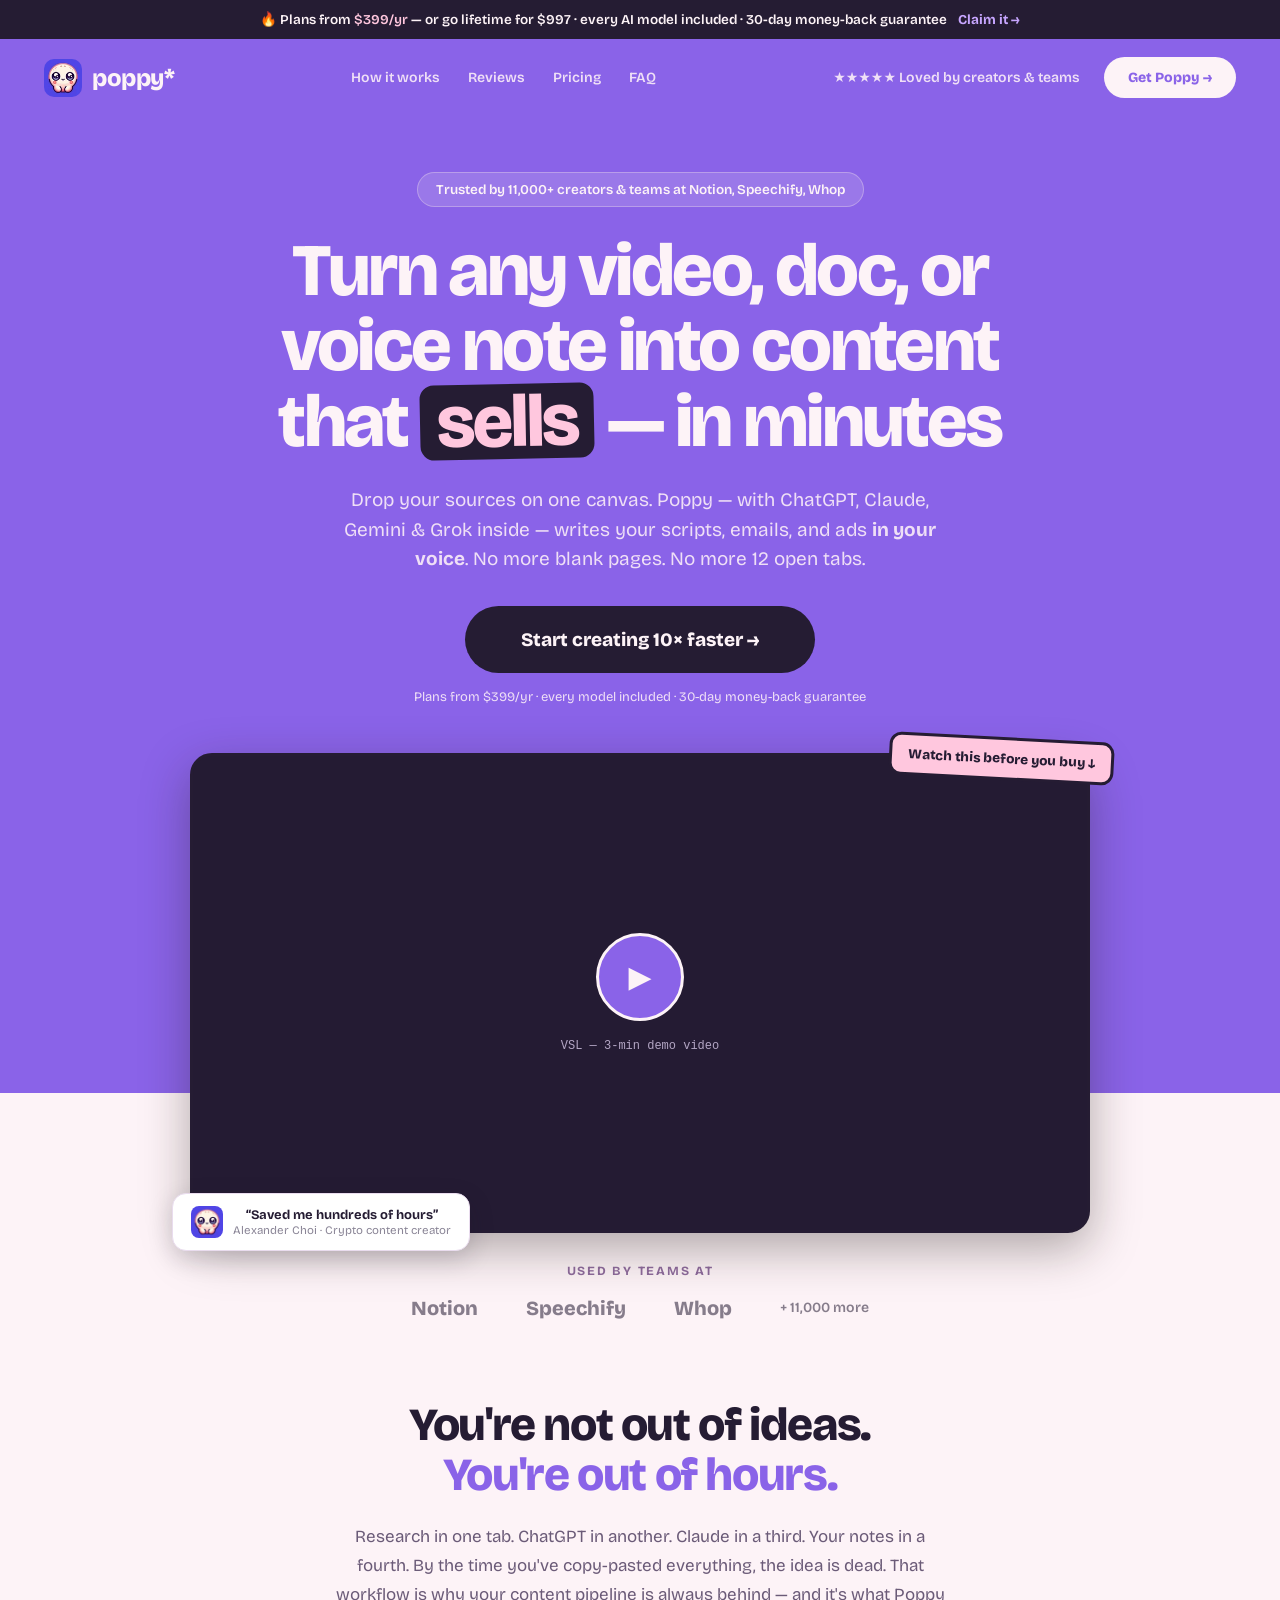
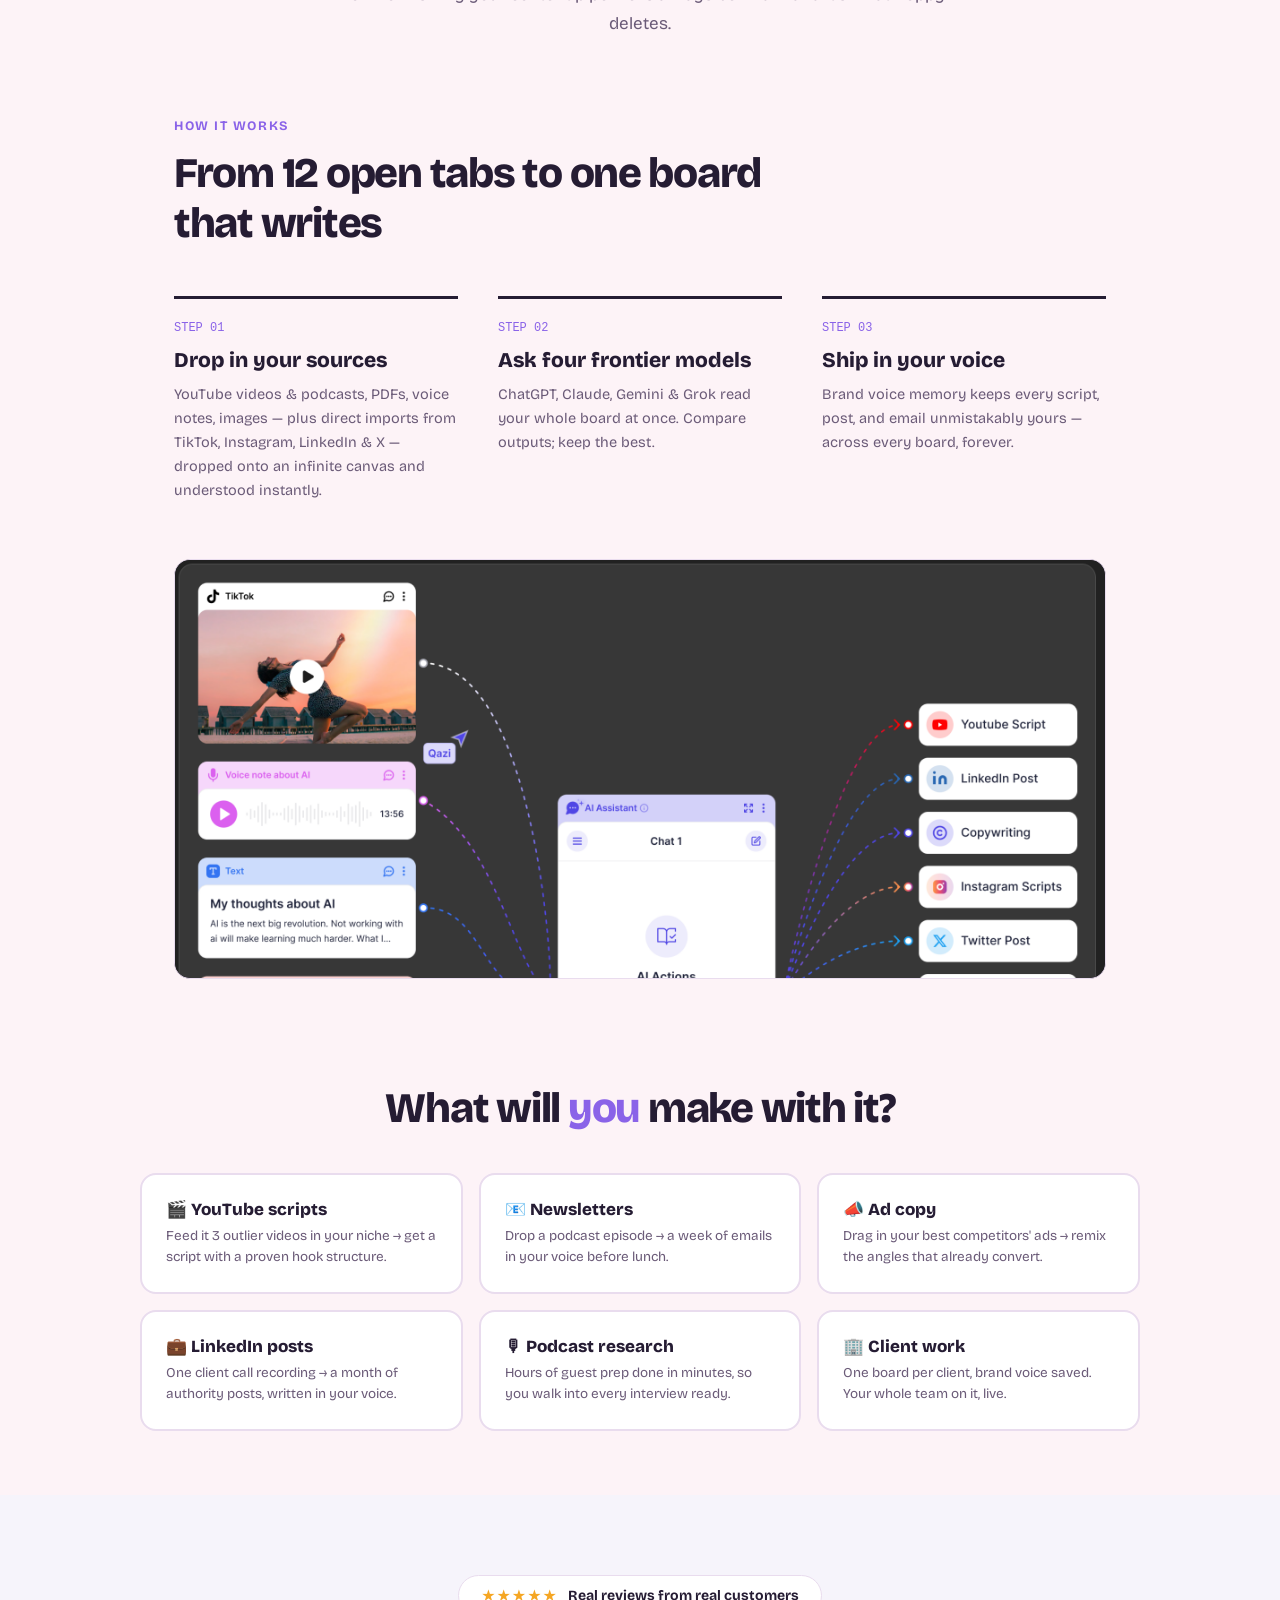
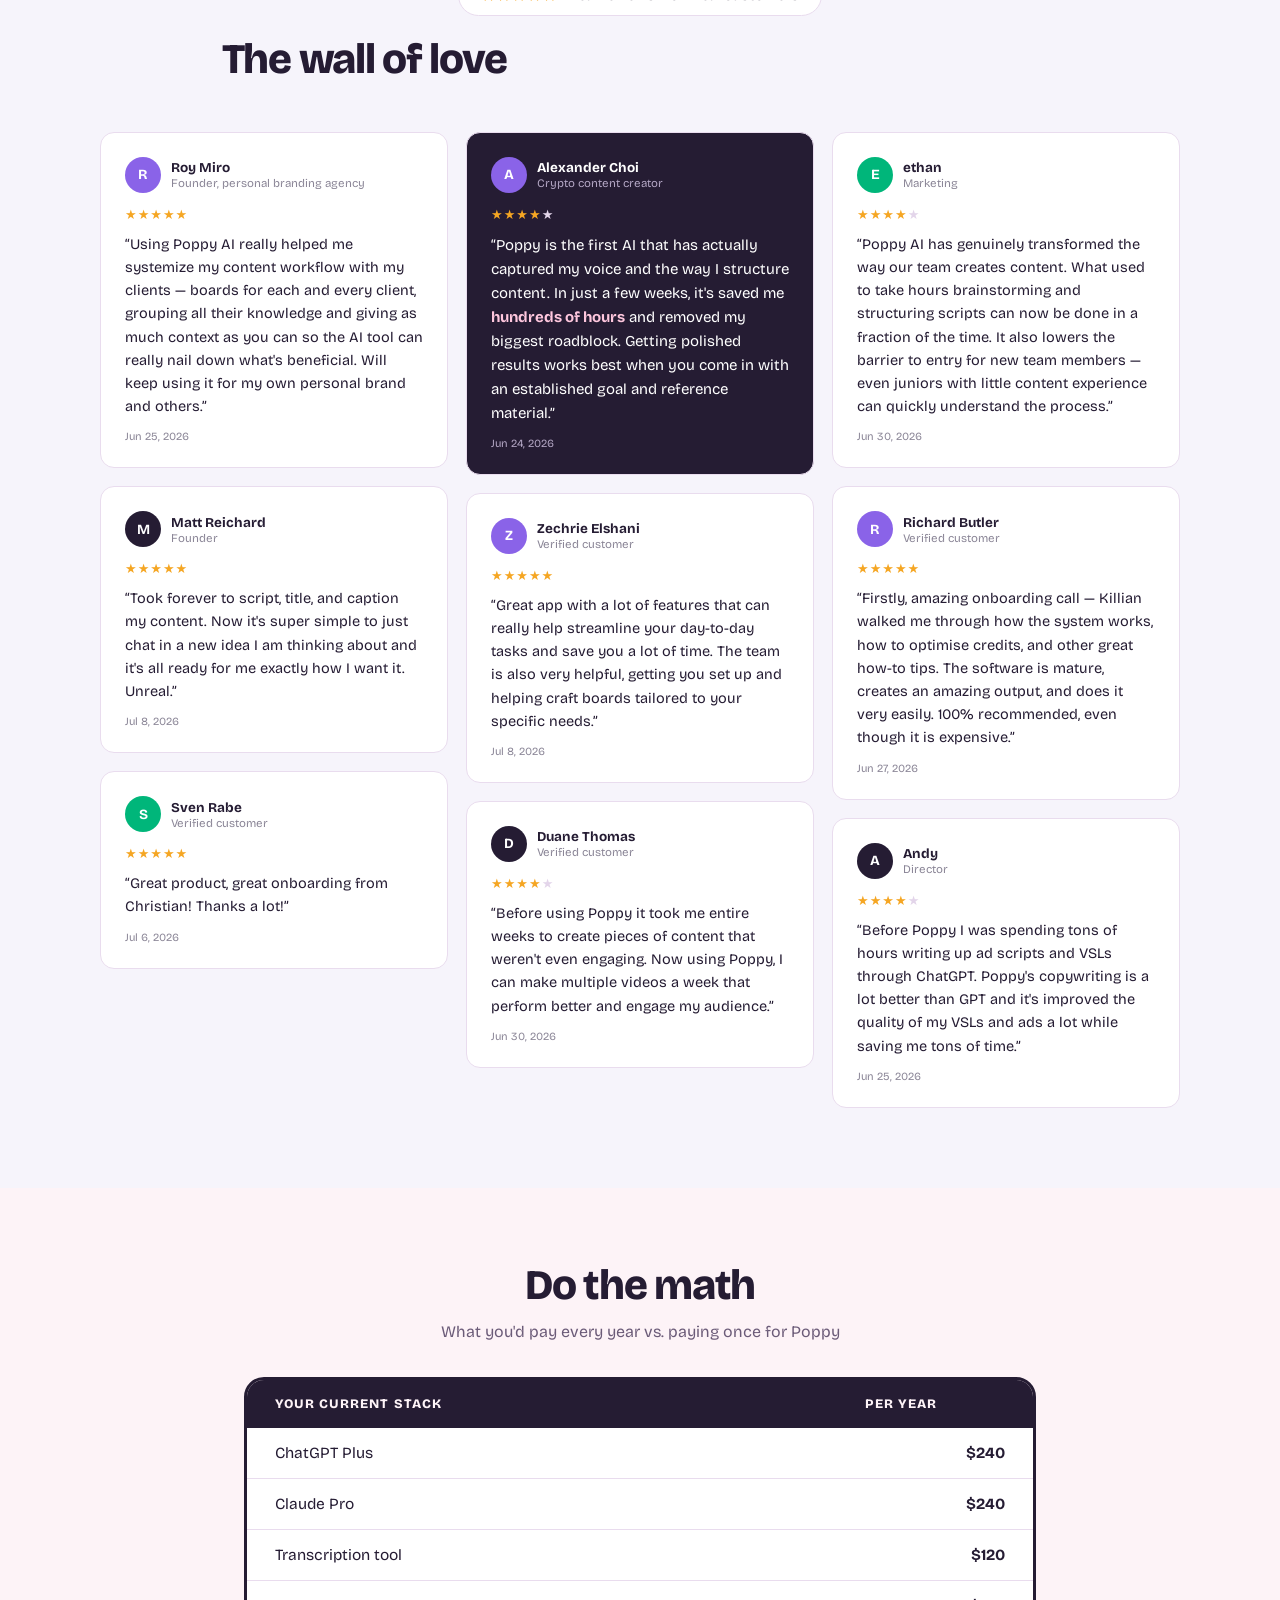
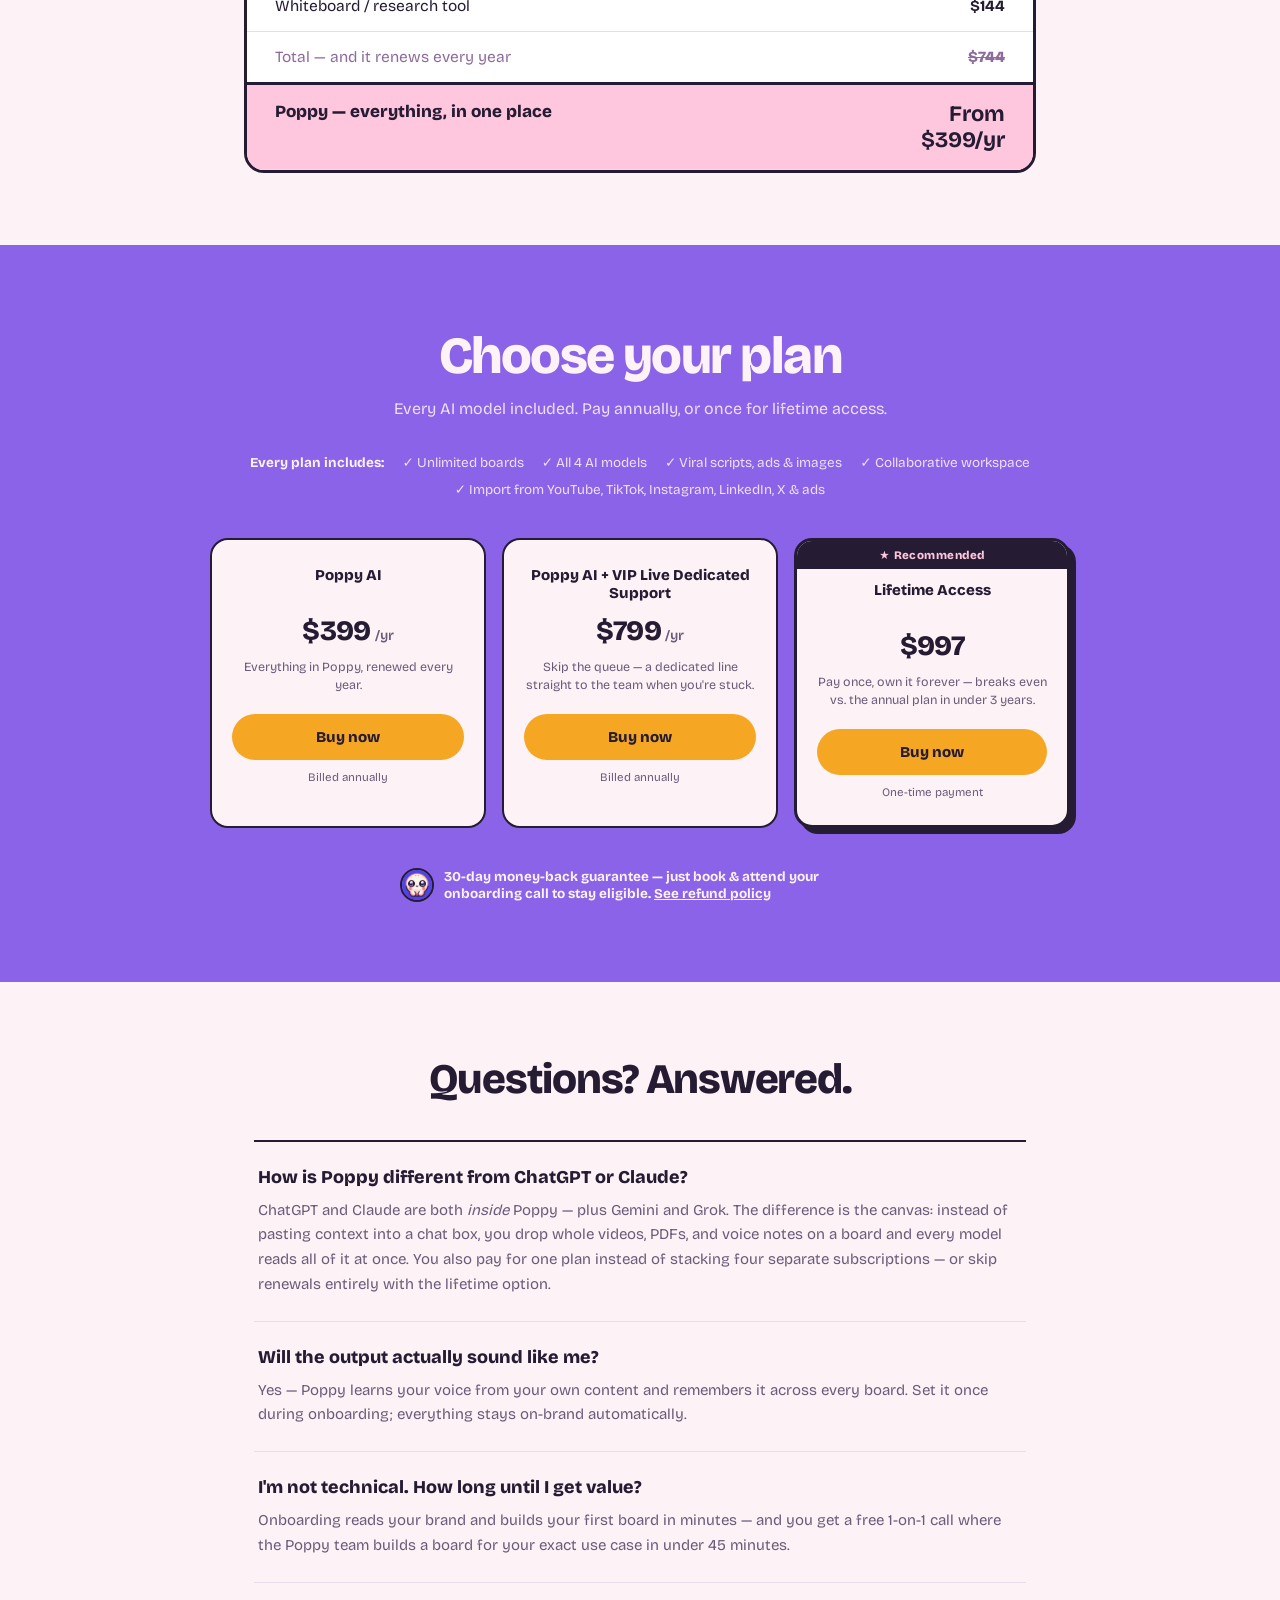
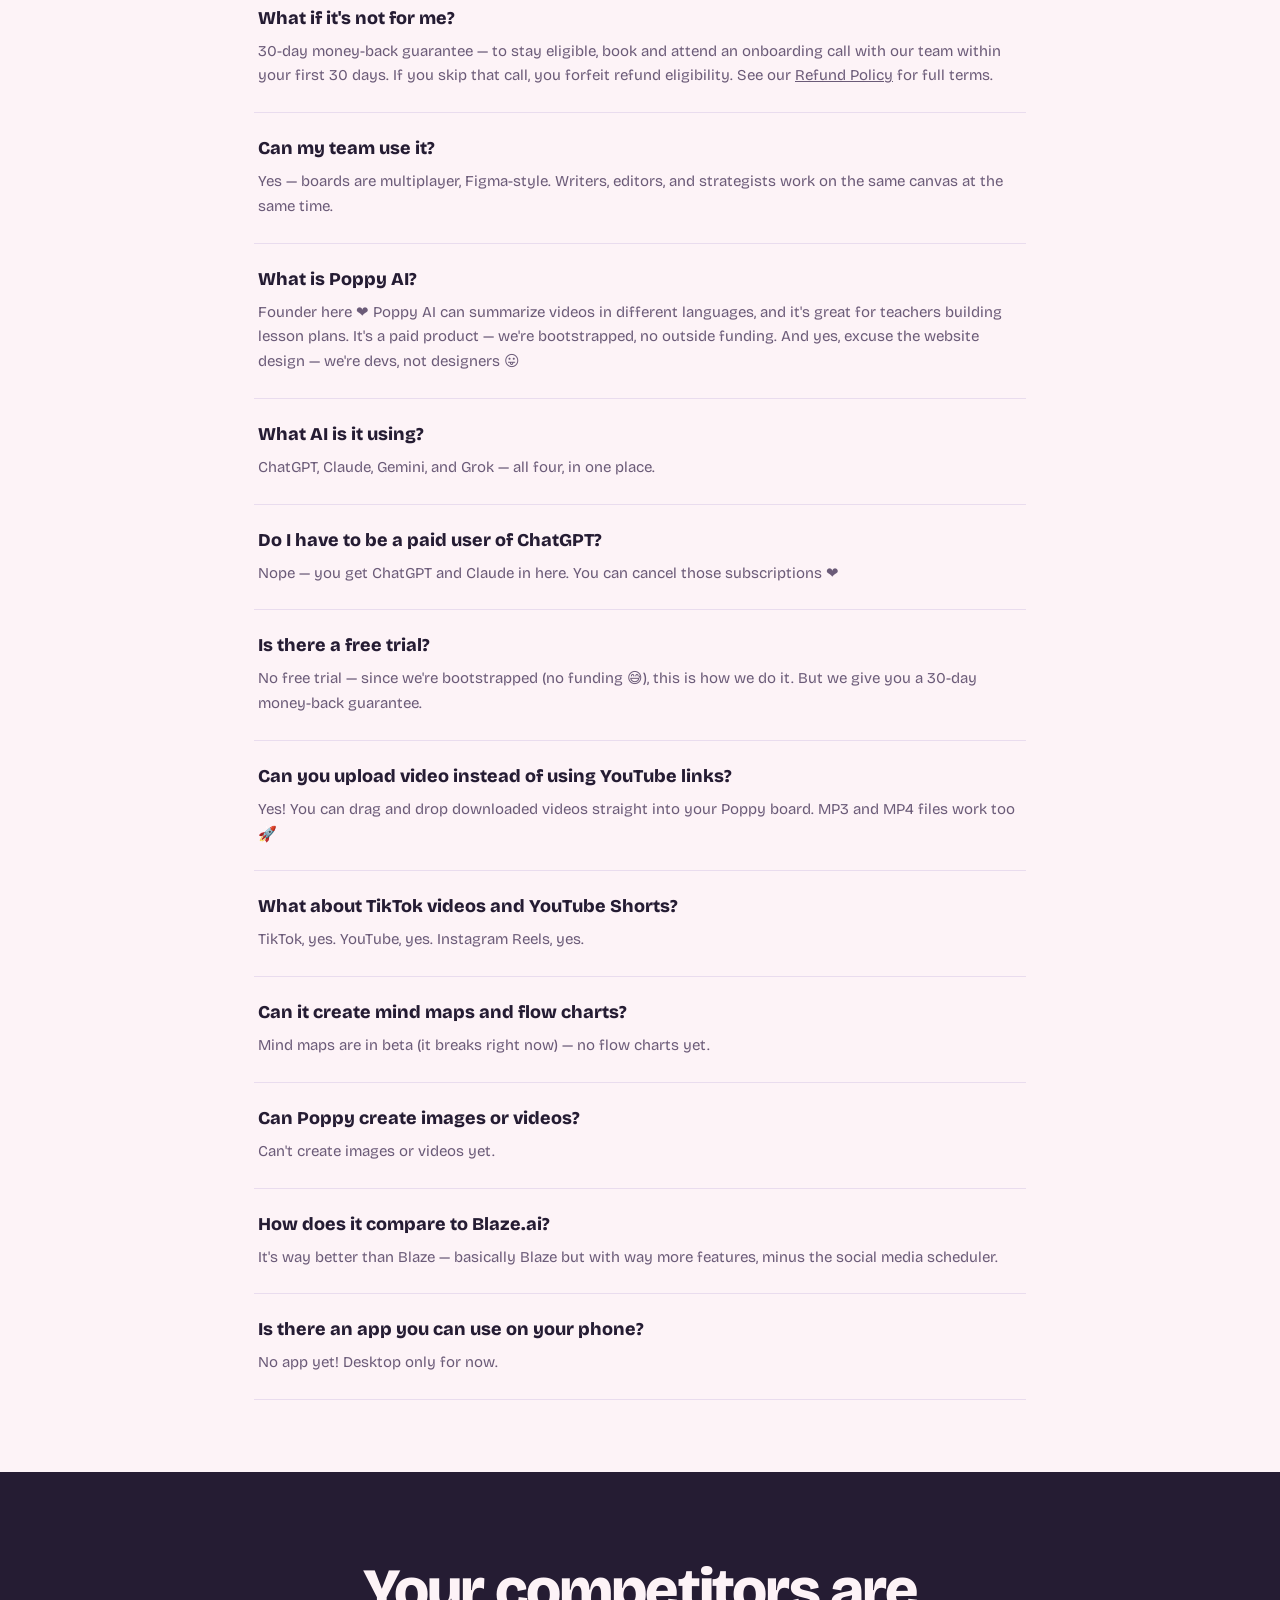
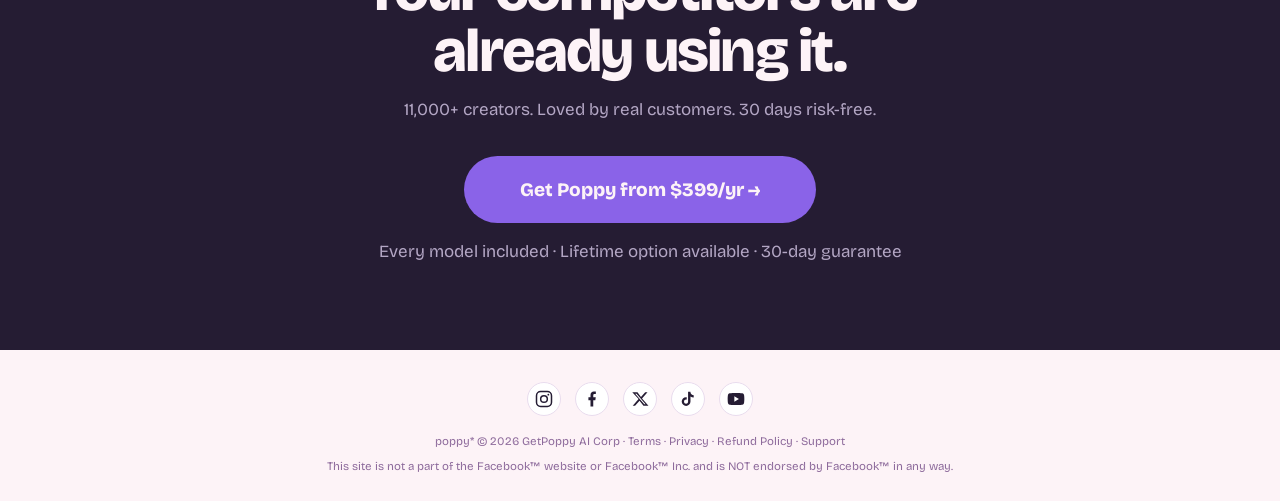
<file: index.html>
<!DOCTYPE html>
<html lang="en">
<head>
<meta charset="UTF-8">
<meta name="viewport" content="width=device-width, initial-scale=1">
<title>Poppy AI — One Canvas for ChatGPT, Claude, Gemini &amp; Grok | Plans from $399/yr</title>
<meta name="description" content="Poppy puts ChatGPT, Claude, Gemini &amp; Grok on one visual canvas with your videos, docs, and voice notes — so you research, write, and ship content 10× faster, in your own voice. Plans from $399/yr, or $997 once for lifetime access. 30-day money-back guarantee.">
<link rel="canonical" href="https://www.getpoppy.ai/">

<meta property="og:type" content="website">
<meta property="og:title" content="Poppy AI — Turn any video, doc, or voice note into content that sells">
<meta property="og:description" content="Every AI model. One canvas. Drop your sources, ask ChatGPT, Claude, Gemini &amp; Grok, ship in your voice. Plans from $399/yr, or $997 once for lifetime access.">
<meta property="og:url" content="https://www.getpoppy.ai/">
<meta property="og:site_name" content="Poppy AI">
<meta property="og:image" content="https://www.getpoppy.ai/assets/poppy-mascot.png">

<meta name="twitter:card" content="summary_large_image">
<meta name="twitter:title" content="Poppy AI — Turn any video, doc, or voice note into content that sells">
<meta name="twitter:description" content="Every AI model. One canvas. Plans from $399/yr, or $997 once for lifetime access.">
<meta name="twitter:image" content="https://www.getpoppy.ai/assets/poppy-mascot.png">

<link rel="icon" type="image/png" href="poppy-mascot.png">

<link rel="preconnect" href="https://fonts.googleapis.com">
<link rel="preconnect" href="https://fonts.gstatic.com" crossorigin>
<link href="https://fonts.googleapis.com/css2?family=Bricolage+Grotesque:opsz,wght@12..96,300..800&family=Space+Grotesk:wght@400..700&display=swap" rel="stylesheet">

<link rel="stylesheet" href="styles.css">

<script type="application/ld+json">
{
  "@context": "https://schema.org",
  "@type": "FAQPage",
  "mainEntity": [
    {
      "@type": "Question",
      "name": "How is Poppy different from ChatGPT or Claude?",
      "acceptedAnswer": {
        "@type": "Answer",
        "text": "ChatGPT and Claude are both inside Poppy — plus Gemini and Grok. The difference is the canvas: instead of pasting context into a chat box, you drop whole videos, PDFs, and voice notes on a board and every model reads all of it at once. You also pay for one plan instead of stacking four separate subscriptions — or skip renewals entirely with the lifetime option."
      }
    },
    {
      "@type": "Question",
      "name": "Will the output actually sound like me?",
      "acceptedAnswer": {
        "@type": "Answer",
        "text": "Yes — Poppy learns your voice from your own content and remembers it across every board. Set it once during onboarding; everything stays on-brand automatically."
      }
    },
    {
      "@type": "Question",
      "name": "I'm not technical. How long until I get value?",
      "acceptedAnswer": {
        "@type": "Answer",
        "text": "Onboarding reads your brand and builds your first board in minutes — and you get a free 1-on-1 call where the Poppy team builds a board for your exact use case in under 45 minutes."
      }
    },
    {
      "@type": "Question",
      "name": "What if it's not for me?",
      "acceptedAnswer": {
        "@type": "Answer",
        "text": "30-day money-back guarantee. To stay eligible, book and attend an onboarding call with our team within your first 30 days — if you skip that call, you forfeit refund eligibility. Full terms are in our Refund Policy."
      }
    },
    {
      "@type": "Question",
      "name": "Can my team use it?",
      "acceptedAnswer": {
        "@type": "Answer",
        "text": "Yes — boards are multiplayer, Figma-style. Writers, editors, and strategists work on the same canvas at the same time."
      }
    },
    {
      "@type": "Question",
      "name": "What is Poppy AI?",
      "acceptedAnswer": {
        "@type": "Answer",
        "text": "Poppy AI can summarize videos in different languages, and it's great for teachers building lesson plans. It's a paid product — the team is bootstrapped, with no outside funding."
      }
    },
    {
      "@type": "Question",
      "name": "What AI is it using?",
      "acceptedAnswer": {
        "@type": "Answer",
        "text": "ChatGPT, Claude, Gemini, and Grok — all four, in one place."
      }
    },
    {
      "@type": "Question",
      "name": "Do I have to be a paid user of ChatGPT?",
      "acceptedAnswer": {
        "@type": "Answer",
        "text": "No — ChatGPT and Claude are both included inside Poppy, so you can cancel those separate subscriptions."
      }
    },
    {
      "@type": "Question",
      "name": "Is there a free trial?",
      "acceptedAnswer": {
        "@type": "Answer",
        "text": "There is no free trial, but every plan comes with a 30-day money-back guarantee."
      }
    },
    {
      "@type": "Question",
      "name": "Can you upload video instead of using YouTube links?",
      "acceptedAnswer": {
        "@type": "Answer",
        "text": "Yes — you can drag and drop downloaded videos straight into your Poppy board. MP3 and MP4 files work too."
      }
    },
    {
      "@type": "Question",
      "name": "What about TikTok videos and YouTube Shorts?",
      "acceptedAnswer": {
        "@type": "Answer",
        "text": "TikTok, YouTube, and Instagram Reels are all supported."
      }
    },
    {
      "@type": "Question",
      "name": "Can it create mind maps and flow charts?",
      "acceptedAnswer": {
        "@type": "Answer",
        "text": "Mind maps are currently in beta. Flow charts are not yet supported."
      }
    },
    {
      "@type": "Question",
      "name": "Can Poppy create images or videos?",
      "acceptedAnswer": {
        "@type": "Answer",
        "text": "Not yet — image and video generation aren't supported at this time."
      }
    },
    {
      "@type": "Question",
      "name": "How does it compare to Blaze.ai?",
      "acceptedAnswer": {
        "@type": "Answer",
        "text": "Poppy AI offers more features than Blaze.ai, minus the social media scheduler."
      }
    },
    {
      "@type": "Question",
      "name": "Is there an app you can use on your phone?",
      "acceptedAnswer": {
        "@type": "Answer",
        "text": "There is no mobile app yet — Poppy AI is desktop only for now."
      }
    }
  ]
}
</script>
</head>
<body>

<div class="promo-bar">
  <span class="promo-text-full">🔥 Plans from <span class="promo-highlight">$399/yr</span> — or go lifetime for $997 · every AI model included · 30-day money-back guarantee</span>
  <span class="promo-text-short">🔥 Plans from <span class="promo-highlight">$399/yr</span> · 30-day guarantee</span>
  <a href="https://courses.cleverprogrammer.com/poppy-ai-checkout?_gl=1*1h508dy*_gcl_au*MTg3NzEwOTczOC4xNzgzNTUwNjcx" class="promo-link">Claim it →</a>
</div>

<header class="hero-band">
  <nav class="nav">
    <a href="#top" class="brand">
      <img src="poppy-mascot.png" alt="Poppy mascot" class="brand-mark">
      <span class="brand-name">poppy*</span>
    </a>
    <div class="nav-links">
      <a href="#how-it-works">How it works</a>
      <a href="#wall-of-love">Reviews</a>
      <a href="#pricing">Pricing</a>
      <a href="#faq">FAQ</a>
    </div>
    <div class="nav-right">
      <span class="nav-rating">★★★★★ Loved by creators &amp; teams</span>
      <a href="https://courses.cleverprogrammer.com/poppy-ai-checkout?_gl=1*1h508dy*_gcl_au*MTg3NzEwOTczOC4xNzgzNTUwNjcx" class="btn btn-light">Get Poppy →</a>
    </div>
  </nav>

  <div id="top" class="hero">
    <div class="hero-badge">Trusted by 11,000+ creators &amp; teams at Notion, Speechify, Whop</div>
    <h1 class="hero-title">Turn any video, doc, or voice note into content that <span class="sticker">sells</span> — in minutes</h1>
    <p class="hero-sub">Drop your sources on one canvas. Poppy — with ChatGPT, Claude, Gemini &amp; Grok inside — writes your scripts, emails, and ads <strong>in your voice</strong>. No more blank pages. No more 12 open tabs.</p>
    <a href="https://courses.cleverprogrammer.com/poppy-ai-checkout?_gl=1*1h508dy*_gcl_au*MTg3NzEwOTczOC4xNzgzNTUwNjcx" class="btn btn-dark btn-lg">Start creating 10× faster →</a>
    <p class="hero-fineprint">Plans from $399/yr · every model included · 30-day money-back guarantee</p>

    <div class="vsl-wrap">
      <div class="vsl" data-yt-id="13qfbeze2qs" role="button" tabindex="0" aria-label="Play the Poppy AI demo video" style="background-image:url('https://img.youtube.com/vi/13qfbeze2qs/hqdefault.jpg')">
        <div class="vsl-play">▶</div>
        <span class="vsl-caption">VSL — 3-min demo video</span>
      </div>
      <div class="vsl-sticker">Watch this before you buy ↓</div>
      <div class="vsl-proof-card">
        <img src="poppy-mascot.png" alt="">
        <div>
          <div class="vsl-proof-quote">&ldquo;Saved me hundreds of hours&rdquo;</div>
          <div class="vsl-proof-name">Alexander Choi · Crypto content creator</div>
        </div>
      </div>
    </div>
  </div>
</header>

<div class="hero-spacer"></div>

<section class="logo-bar">
  <p class="logo-bar-label">Used by teams at</p>
  <div class="logo-bar-row">
    <span>Notion</span><span>Speechify</span><span>Whop</span>
    <span class="logo-bar-more">+ 11,000 more</span>
  </div>
</section>

<section class="problem">
  <h2>You're not out of ideas.<br><span class="accent">You're out of hours.</span></h2>
  <p>Research in one tab. ChatGPT in another. Claude in a third. Your notes in a fourth. By the time you've copy-pasted everything, the idea is dead. That workflow is why your content pipeline is always behind — and it's what Poppy deletes.</p>
</section>

<section id="how-it-works" class="how-it-works">
  <div class="eyebrow">How it works</div>
  <h2 class="section-title">From 12 open tabs to one board that writes</h2>
  <div class="steps-grid">
    <div class="step">
      <div class="step-label">STEP 01</div>
      <div class="step-title">Drop in your sources</div>
      <div class="step-body">YouTube videos &amp; podcasts, PDFs, voice notes, images — plus direct imports from TikTok, Instagram, LinkedIn &amp; X — dropped onto an infinite canvas and understood instantly.</div>
    </div>
    <div class="step">
      <div class="step-label">STEP 02</div>
      <div class="step-title">Ask four frontier models</div>
      <div class="step-body">ChatGPT, Claude, Gemini &amp; Grok read your whole board at once. Compare outputs; keep the best.</div>
    </div>
    <div class="step">
      <div class="step-label">STEP 03</div>
      <div class="step-title">Ship in your voice</div>
      <div class="step-body">Brand voice memory keeps every script, post, and email unmistakably yours — across every board, forever.</div>
    </div>
  </div>
  <img src="poppyfeatures.png" alt="A Poppy AI board showing source cards — TikTok, a voice note, text notes, a YouTube video, a PDF, and Instagram — connected to the AI Assistant panel, which branches into generated output types like YouTube scripts, LinkedIn posts, and blog articles." class="product-screenshot" width="1988" height="1440" loading="lazy">
</section>

<section class="use-cases">
  <h2 class="section-title center">What will <span class="accent">you</span> make with it?</h2>
  <div class="use-cases-grid">
    <div class="use-case"><div class="use-case-title">🎬 YouTube scripts</div><div class="use-case-body">Feed it 3 outlier videos in your niche → get a script with a proven hook structure.</div></div>
    <div class="use-case"><div class="use-case-title">📧 Newsletters</div><div class="use-case-body">Drop a podcast episode → a week of emails in your voice before lunch.</div></div>
    <div class="use-case"><div class="use-case-title">📣 Ad copy</div><div class="use-case-body">Drag in your best competitors' ads → remix the angles that already convert.</div></div>
    <div class="use-case"><div class="use-case-title">💼 LinkedIn posts</div><div class="use-case-body">One client call recording → a month of authority posts, written in your voice.</div></div>
    <div class="use-case"><div class="use-case-title">🎙 Podcast research</div><div class="use-case-body">Hours of guest prep done in minutes, so you walk into every interview ready.</div></div>
    <div class="use-case"><div class="use-case-title">🏢 Client work</div><div class="use-case-body">One board per client, brand voice saved. Your whole team on it, live.</div></div>
  </div>
</section>

<section id="wall-of-love" class="wall">
  <div class="wall-head">
    <div class="wall-badge"><span class="stars">★★★★★</span> Real reviews from real customers</div>
    <h2 class="section-title">The wall of love</h2>
  </div>
  <div class="wall-grid">
    <div class="wall-col">
      <div class="wall-card">
        <div class="wall-person"><span class="avatar avatar-violet">R</span><div><div class="wall-name">Roy Miro</div><div class="wall-role">Founder, personal branding agency</div></div></div>
        <div class="stars">★★★★★</div>
        <p>&ldquo;Using Poppy AI really helped me systemize my content workflow with my clients — boards for each and every client, grouping all their knowledge and giving as much context as you can so the AI tool can really nail down what's beneficial. Will keep using it for my own personal brand and others.&rdquo;</p>
        <div class="wall-date">Jun 25, 2026</div>
      </div>
      <div class="wall-card">
        <div class="wall-person"><span class="avatar avatar-dark">M</span><div><div class="wall-name">Matt Reichard</div><div class="wall-role">Founder</div></div></div>
        <div class="stars">★★★★★</div>
        <p>&ldquo;Took forever to script, title, and caption my content. Now it's super simple to just chat in a new idea I am thinking about and it's all ready for me exactly how I want it. Unreal.&rdquo;</p>
        <div class="wall-date">Jul 8, 2026</div>
      </div>
      <div class="wall-card">
        <div class="wall-person"><span class="avatar avatar-green">S</span><div><div class="wall-name">Sven Rabe</div><div class="wall-role">Verified customer</div></div></div>
        <div class="stars">★★★★★</div>
        <p>&ldquo;Great product, great onboarding from Christian! Thanks a lot!&rdquo;</p>
        <div class="wall-date">Jul 6, 2026</div>
      </div>
    </div>
    <div class="wall-col">
      <div class="wall-card wall-card-dark">
        <div class="wall-person"><span class="avatar avatar-violet">A</span><div><div class="wall-name">Alexander Choi</div><div class="wall-role wall-role-dark">Crypto content creator</div></div></div>
        <div class="stars">★★★★<span class="star-off">★</span></div>
        <p>&ldquo;Poppy is the first AI that has actually captured my voice and the way I structure content. In just a few weeks, it's saved me <strong class="pink-text">hundreds of hours</strong> and removed my biggest roadblock. Getting polished results works best when you come in with an established goal and reference material.&rdquo;</p>
        <div class="wall-date wall-date-dark">Jun 24, 2026</div>
      </div>
      <div class="wall-card">
        <div class="wall-person"><span class="avatar avatar-violet">Z</span><div><div class="wall-name">Zechrie Elshani</div><div class="wall-role">Verified customer</div></div></div>
        <div class="stars">★★★★★</div>
        <p>&ldquo;Great app with a lot of features that can really help streamline your day-to-day tasks and save you a lot of time. The team is also very helpful, getting you set up and helping craft boards tailored to your specific needs.&rdquo;</p>
        <div class="wall-date">Jul 8, 2026</div>
      </div>
      <div class="wall-card">
        <div class="wall-person"><span class="avatar avatar-dark">D</span><div><div class="wall-name">Duane Thomas</div><div class="wall-role">Verified customer</div></div></div>
        <div class="stars">★★★★<span class="star-off">★</span></div>
        <p>&ldquo;Before using Poppy it took me entire weeks to create pieces of content that weren't even engaging. Now using Poppy, I can make multiple videos a week that perform better and engage my audience.&rdquo;</p>
        <div class="wall-date">Jun 30, 2026</div>
      </div>
    </div>
    <div class="wall-col">
      <div class="wall-card">
        <div class="wall-person"><span class="avatar avatar-green">E</span><div><div class="wall-name">ethan</div><div class="wall-role">Marketing</div></div></div>
        <div class="stars">★★★★<span class="star-off">★</span></div>
        <p>&ldquo;Poppy AI has genuinely transformed the way our team creates content. What used to take hours brainstorming and structuring scripts can now be done in a fraction of the time. It also lowers the barrier to entry for new team members — even juniors with little content experience can quickly understand the process.&rdquo;</p>
        <div class="wall-date">Jun 30, 2026</div>
      </div>
      <div class="wall-card">
        <div class="wall-person"><span class="avatar avatar-violet">R</span><div><div class="wall-name">Richard Butler</div><div class="wall-role">Verified customer</div></div></div>
        <div class="stars">★★★★★</div>
        <p>&ldquo;Firstly, amazing onboarding call — Killian walked me through how the system works, how to optimise credits, and other great how-to tips. The software is mature, creates an amazing output, and does it very easily. 100% recommended, even though it is expensive.&rdquo;</p>
        <div class="wall-date">Jun 27, 2026</div>
      </div>
      <div class="wall-card">
        <div class="wall-person"><span class="avatar avatar-dark">A</span><div><div class="wall-name">Andy</div><div class="wall-role">Director</div></div></div>
        <div class="stars">★★★★<span class="star-off">★</span></div>
        <p>&ldquo;Before Poppy I was spending tons of hours writing up ad scripts and VSLs through ChatGPT. Poppy's copywriting is a lot better than GPT and it's improved the quality of my VSLs and ads a lot while saving me tons of time.&rdquo;</p>
        <div class="wall-date">Jun 25, 2026</div>
      </div>
    </div>
  </div>
</section>

<section id="pricing" class="pricing">
  <h2 class="section-title center">Do the math</h2>
  <p class="pricing-sub">What you'd pay every year vs. paying once for Poppy</p>
  <div class="pricing-table">
    <div class="pricing-row pricing-row-head"><span>Your current stack</span><span>Per year</span></div>
    <div class="pricing-row"><span>ChatGPT Plus</span><span class="num">$240</span></div>
    <div class="pricing-row"><span>Claude Pro</span><span class="num">$240</span></div>
    <div class="pricing-row"><span>Transcription tool</span><span class="num">$120</span></div>
    <div class="pricing-row"><span>Whiteboard / research tool</span><span class="num">$144</span></div>
    <div class="pricing-row pricing-row-total"><span>Total — and it renews every year</span><span class="num strike">$744</span></div>
    <div class="pricing-row pricing-row-poppy"><span>Poppy — everything, in one place</span><span class="num">From $399/yr</span></div>
  </div>
</section>

<section class="offer">
  <h2 class="offer-title">Choose your plan</h2>
  <p class="offer-subtitle">Every AI model included. Pay annually, or once for lifetime access.</p>

  <div class="shared-features">
    <span>Every plan includes:</span>
    <span class="shared-feature">✓ Unlimited boards</span>
    <span class="shared-feature">✓ All 4 AI models</span>
    <span class="shared-feature">✓ Viral scripts, ads &amp; images</span>
    <span class="shared-feature">✓ Collaborative workspace</span>
    <span class="shared-feature">✓ Import from YouTube, TikTok, Instagram, LinkedIn, X &amp; ads</span>
  </div>

  <div class="tier-grid">
    <div class="tier-card">
      <div class="tier-name">Poppy AI</div>
      <div class="tier-price"><span class="tier-price-new">$399</span><span class="tier-price-suffix">/yr</span></div>
      <div class="tier-desc">Everything in Poppy, renewed every year.</div>
      <a href="https://courses.cleverprogrammer.com/poppy-ai-checkout?_gl=1*1h508dy*_gcl_au*MTg3NzEwOTczOC4xNzgzNTUwNjcx" class="btn btn-gold tier-cta">Buy now</a>
      <div class="tier-lifetime">Billed annually</div>
    </div>
    <div class="tier-card">
      <div class="tier-name">Poppy AI + VIP Live Dedicated Support</div>
      <div class="tier-price"><span class="tier-price-new">$799</span><span class="tier-price-suffix">/yr</span></div>
      <div class="tier-desc">Skip the queue — a dedicated line straight to the team when you're stuck.</div>
      <a href="https://courses.cleverprogrammer.com/poppy-ai-checkout?_gl=1*1h508dy*_gcl_au*MTg3NzEwOTczOC4xNzgzNTUwNjcx" class="btn btn-gold tier-cta">Buy now</a>
      <div class="tier-lifetime">Billed annually</div>
    </div>
    <div class="tier-card tier-card-recommended">
      <div class="tier-ribbon">★ Recommended</div>
      <div class="tier-name">Lifetime Access</div>
      <div class="tier-price"><span class="tier-price-new">$997</span></div>
      <div class="tier-desc">Pay once, own it forever — breaks even vs. the annual plan in under 3 years.</div>
      <a href="https://courses.cleverprogrammer.com/poppy-ai-checkout?_gl=1*1h508dy*_gcl_au*MTg3NzEwOTczOC4xNzgzNTUwNjcx" class="btn btn-gold tier-cta">Buy now</a>
      <div class="tier-lifetime">One-time payment</div>
    </div>
  </div>

  <div class="offer-guarantee">
    <img src="poppy-mascot.png" alt="">
    <span>30-day money-back guarantee — just book &amp; attend your onboarding call to stay eligible. <a href="#" class="offer-guarantee-link refund-trigger">See refund policy</a></span>
  </div>
</section>

<section id="faq" class="faq">
  <h2 class="section-title center">Questions? Answered.</h2>
  <div class="faq-list">
    <div class="faq-item">
      <div class="faq-q">How is Poppy different from ChatGPT or Claude?</div>
      <div class="faq-a">ChatGPT and Claude are both <em>inside</em> Poppy — plus Gemini and Grok. The difference is the canvas: instead of pasting context into a chat box, you drop whole videos, PDFs, and voice notes on a board and every model reads all of it at once. You also pay for one plan instead of stacking four separate subscriptions — or skip renewals entirely with the lifetime option.</div>
    </div>
    <div class="faq-item">
      <div class="faq-q">Will the output actually sound like me?</div>
      <div class="faq-a">Yes — Poppy learns your voice from your own content and remembers it across every board. Set it once during onboarding; everything stays on-brand automatically.</div>
    </div>
    <div class="faq-item">
      <div class="faq-q">I'm not technical. How long until I get value?</div>
      <div class="faq-a">Onboarding reads your brand and builds your first board in minutes — and you get a free 1-on-1 call where the Poppy team builds a board for your exact use case in under 45 minutes.</div>
    </div>
    <div class="faq-item">
      <div class="faq-q">What if it's not for me?</div>
      <div class="faq-a">30-day money-back guarantee — to stay eligible, book and attend an onboarding call with our team within your first 30 days. If you skip that call, you forfeit refund eligibility. See our <a href="#" class="refund-trigger">Refund Policy</a> for full terms.</div>
    </div>
    <div class="faq-item">
      <div class="faq-q">Can my team use it?</div>
      <div class="faq-a">Yes — boards are multiplayer, Figma-style. Writers, editors, and strategists work on the same canvas at the same time.</div>
    </div>
    <div class="faq-item">
      <div class="faq-q">What is Poppy AI?</div>
      <div class="faq-a">Founder here ❤️ Poppy AI can summarize videos in different languages, and it's great for teachers building lesson plans. It's a paid product — we're bootstrapped, no outside funding. And yes, excuse the website design — we're devs, not designers 😛</div>
    </div>
    <div class="faq-item">
      <div class="faq-q">What AI is it using?</div>
      <div class="faq-a">ChatGPT, Claude, Gemini, and Grok — all four, in one place.</div>
    </div>
    <div class="faq-item">
      <div class="faq-q">Do I have to be a paid user of ChatGPT?</div>
      <div class="faq-a">Nope — you get ChatGPT and Claude in here. You can cancel those subscriptions ❤️</div>
    </div>
    <div class="faq-item">
      <div class="faq-q">Is there a free trial?</div>
      <div class="faq-a">No free trial — since we're bootstrapped (no funding 😅), this is how we do it. But we give you a 30-day money-back guarantee.</div>
    </div>
    <div class="faq-item">
      <div class="faq-q">Can you upload video instead of using YouTube links?</div>
      <div class="faq-a">Yes! You can drag and drop downloaded videos straight into your Poppy board. MP3 and MP4 files work too 🚀</div>
    </div>
    <div class="faq-item">
      <div class="faq-q">What about TikTok videos and YouTube Shorts?</div>
      <div class="faq-a">TikTok, yes. YouTube, yes. Instagram Reels, yes.</div>
    </div>
    <div class="faq-item">
      <div class="faq-q">Can it create mind maps and flow charts?</div>
      <div class="faq-a">Mind maps are in beta (it breaks right now) — no flow charts yet.</div>
    </div>
    <div class="faq-item">
      <div class="faq-q">Can Poppy create images or videos?</div>
      <div class="faq-a">Can't create images or videos yet.</div>
    </div>
    <div class="faq-item">
      <div class="faq-q">How does it compare to Blaze.ai?</div>
      <div class="faq-a">It's way better than Blaze — basically Blaze but with way more features, minus the social media scheduler.</div>
    </div>
    <div class="faq-item">
      <div class="faq-q">Is there an app you can use on your phone?</div>
      <div class="faq-a">No app yet! Desktop only for now.</div>
    </div>
  </div>
</section>

<section class="final-cta">
  <h2>Your competitors are<br>already using it.</h2>
  <p>11,000+ creators. Loved by real customers. 30 days risk-free.</p>
  <a href="https://courses.cleverprogrammer.com/poppy-ai-checkout?_gl=1*1h508dy*_gcl_au*MTg3NzEwOTczOC4xNzgzNTUwNjcx" class="btn btn-violet btn-lg">Get Poppy from $399/yr →</a>
  <p class="final-cta-fine">Every model included · Lifetime option available · 30-day guarantee</p>
</section>

<footer class="footer">
  <div class="footer-social">
    <a href="https://www.instagram.com/getpoppyai/" target="_blank" rel="noopener noreferrer" class="social-link" aria-label="Poppy AI on Instagram">
      <svg viewBox="0 0 24 24" width="20" height="20" fill="none" stroke="currentColor" stroke-width="1.8"><rect x="3" y="3" width="18" height="18" rx="5"></rect><circle cx="12" cy="12" r="4"></circle><circle cx="17.2" cy="6.8" r="1.1" fill="currentColor" stroke="none"></circle></svg>
    </a>
    <a href="https://www.facebook.com/getpoppyai/" target="_blank" rel="noopener noreferrer" class="social-link" aria-label="Poppy AI on Facebook">
      <svg viewBox="0 0 24 24" width="20" height="20" fill="currentColor"><path d="M13.5 21v-7.5H16l.5-3.5h-3V7.8c0-1 .3-1.7 1.7-1.7H16.6V3.1C16.3 3.1 15.3 3 14.2 3c-2.4 0-4 1.5-4 4.1V10H7.7v3.5h2.5V21h3.3z"></path></svg>
    </a>
    <a href="https://x.com/getpoppyai" target="_blank" rel="noopener noreferrer" class="social-link" aria-label="Poppy AI on X">
      <svg viewBox="0 0 24 24" width="18" height="18" fill="currentColor"><path d="M18.9 3H22l-7.3 8.3L23.3 21H16.6l-5.2-6.8L5.4 21H2.3l7.8-8.9L1.7 3h6.9l4.7 6.2L18.9 3zm-1.2 16h1.7L7.4 5H5.6l12.1 14z"></path></svg>
    </a>
    <a href="https://www.tiktok.com/@getpoppyai" target="_blank" rel="noopener noreferrer" class="social-link" aria-label="Poppy AI on TikTok">
      <svg viewBox="0 0 24 24" width="18" height="18" fill="currentColor"><path d="M16.6 5.8c-.9-.9-1.4-2.1-1.4-3.4h-3.1v13.1c0 1.5-1.2 2.7-2.7 2.7s-2.7-1.2-2.7-2.7 1.2-2.7 2.7-2.7c.3 0 .6.1.9.2V9.7c-.3 0-.6-.1-.9-.1-3.2 0-5.8 2.6-5.8 5.8S6.3 21.2 9.5 21.2s5.8-2.6 5.8-5.8V8.7c1.2.9 2.7 1.4 4.3 1.4V7c-1 0-2-.4-2.7-1.1-.1 0-.2-.1-.3-.1z"></path></svg>
    </a>
    <a href="https://www.youtube.com/@getpoppyai" target="_blank" rel="noopener noreferrer" class="social-link" aria-label="Poppy AI on YouTube">
      <svg viewBox="0 0 24 24" width="20" height="20" fill="currentColor"><path d="M22 12s0-3.4-.4-5c-.3-.9-1-1.6-1.9-1.9C18 4.7 12 4.7 12 4.7s-6 0-7.7.4c-.9.3-1.6 1-1.9 1.9C2 8.6 2 12 2 12s0 3.4.4 5c.3.9 1 1.6 1.9 1.9 1.7.4 7.7.4 7.7.4s6 0 7.7-.4c.9-.3 1.6-1 1.9-1.9.4-1.6.4-5 .4-5zM10 15.2V8.8l5.5 3.2-5.5 3.2z"></path></svg>
    </a>
  </div>
  <p class="footer-links">poppy* © 2026 GetPoppy AI Corp · <a href="#" id="terms-trigger">Terms</a> · <a href="#" id="privacy-trigger">Privacy</a> · <a href="#" class="refund-trigger">Refund Policy</a> · <a href="mailto:support@getpoppy.ai">Support</a></p>
  <p class="footer-disclaimer">This site is not a part of the Facebook™ website or Facebook™ Inc. and is NOT endorsed by Facebook™ in any way.</p>
</footer>

<dialog id="privacy-dialog" class="privacy-dialog">
  <div class="privacy-head">
    <h2>Privacy Policy</h2>
    <button type="button" id="privacy-close" class="privacy-close" aria-label="Close privacy policy">✕</button>
  </div>
  <div class="privacy-body">
    <p>This Privacy Policy describes the policies of:</p>
    <p><strong>Company:</strong> GetPoppy AI Corp<br>
    <strong>Address:</strong> 28 Geary Street Ste 650 Suite 217, CA, 94108, United States of America<br>
    <strong>Email:</strong> support@getpoppy.ai</p>
    <p>on the collection, use and disclosure of your information that we collect when you use our website (<a href="https://getpoppy.ai" target="_blank" rel="noopener noreferrer">https://getpoppy.ai</a>) (the &ldquo;Service&rdquo;). By accessing or using the Service, you are consenting to the collection, use and disclosure of your information in accordance with this Privacy Policy. If you do not consent to the same, please do not access or use the Service.</p>
    <p>We may modify this Privacy Policy at any time without any prior notice to you and will post the revised Privacy Policy on the Service. The revised Policy will be effective immediately when the revised Policy is posted in the Service and your continued access or use of the Service will constitute your acceptance of the revised Privacy Policy. We therefore recommend that you periodically review this page.</p>

    <h3>Information We Collect</h3>
    <ul>
      <li>Name</li>
      <li>Email</li>
      <li>Phone Number</li>
      <li>Payment Information</li>
    </ul>

    <h3>How We Use Your Information</h3>
    <p>We will use the information that we collect about you to deliver, maintain and enhance our services and for the following purposes: personalizing your experience within our application, marketing and/or promotional purposes, creating your user account, testimonials, customer feedback collection, enforcing our Terms &amp; Conditions, processing payment, support, administrative information, targeted advertising, managing customer orders, site protection, dispute resolution, managing your user account, analyzing usage patterns to improve our product, segmenting audiences for various communications, sending you information related to our products and services, developing new features and services based on user behavior and preferences, using data for internal intelligence purposes, and communications.</p>
    <p>We do not sell your personal information. The only scenarios where we may share data with trusted third-party providers are the following: law enforcement, in case of business mergers and acquisitions, service providers that help us deliver our services, with your consent, and data ownership.</p>
    <p>If we want to use your information for any other purpose, we will ask you for consent and will use your information only on receiving your consent and then, only for the purpose(s) for which you grant consent, unless we are required to do otherwise by law.</p>

    <h3>Third-Party Services</h3>
    <p>We may use third-party service providers to manage and deliver our communications. These providers are bound by confidentiality agreements and are not permitted to use your information for other purposes.</p>
    <p>We use third-party analytics and session recording tools to help us understand how users interact with our site and platform. These tools capture user interactions such as clicks, scrolls, mouse movements, and navigation patterns. This helps us identify usability issues, improve user experience, and optimize the performance of our services. We do not use these tools to record sensitive personal information such as passwords or payment details.</p>

    <h3>Retention Of Your Information</h3>
    <p>We will retain your personal information with us for 90 days to 2 years after users terminate their accounts, or for as long as we need it to fulfill the purposes for which it was collected as detailed in this Privacy Policy. We may need to retain certain information for longer periods such as record-keeping / reporting in accordance with applicable law, or for other legitimate reasons like enforcement of legal rights or fraud prevention. Residual anonymous information and aggregate information, neither of which identifies you (directly or indirectly), may be stored indefinitely.</p>
    <p>Our staff and contractors may access user data for purposes including but not limited to troubleshooting, technical support, product improvement, and business analytics.</p>
  </div>
</dialog>

<dialog id="terms-dialog" class="privacy-dialog">
  <div class="privacy-head">
    <h2>Terms &amp; Conditions</h2>
    <button type="button" id="terms-close" class="privacy-close" aria-label="Close terms and conditions">✕</button>
  </div>
  <div class="privacy-body">
    <h3>Acceptance of Terms</h3>
    <p>By accessing or using Poppy AI's services, you agree to be bound by these Terms and Conditions.</p>

    <h3>Description of Service</h3>
    <p>Poppy AI provides AI-powered SaaS solutions. The specific features and functionality may change over time.</p>

    <h3>User Accounts</h3>
    <p>You are responsible for maintaining the confidentiality of your account and password. You agree to accept responsibility for all activities that occur under your account.</p>

    <h3>User Data</h3>
    <p>By using our service, you acknowledge and agree that Poppy AI may collect, store, and use your data as described in our Privacy Policy. You grant Poppy AI a license to use your data for purposes including but not limited to providing, improving, and expanding our services. For complete details on how we handle your data, please refer to our Privacy Policy.</p>

    <h3>Acceptable Use</h3>
    <p>You agree not to use Poppy AI for any unlawful purpose or in any way that could damage, disable, overburden, or impair our service.</p>

    <h3>Intellectual Property</h3>
    <p>The Poppy AI service, including all associated intellectual property rights, belongs to us. You may not copy, modify, or create derivative works of Poppy AI or its content.</p>

    <h3>Termination</h3>
    <p>We reserve the right to terminate or suspend access to our service immediately, without prior notice or liability, for any reason.</p>

    <h3>Limitation of Liability</h3>
    <p>To the maximum extent permitted by law, Poppy AI shall not be liable for any indirect, incidental, special, consequential, or punitive damages resulting from your use of the service.</p>

    <h3>Refunds / Cancellations</h3>
    <p>Please refer to our refund policy and subscription terms.</p>
    <p>The product is always delivered immediately after purchase. Customers gain access to the platform through the onboarding process, which is completed upon purchase. If users experience any technical issues accessing the platform, they should contact customer support for assistance.</p>

    <h3>Changes to Terms</h3>
    <p>We reserve the right to modify these terms at any time. It is your responsibility to check these terms periodically for changes.</p>

    <h3>Governing Law</h3>
    <p>These terms shall be governed by and construed in accordance with the laws of San Francisco, California, without regard to its conflict of law provisions. For any questions or concerns about these Terms and Conditions, please contact us at support@getpoppy.ai.</p>
    <p class="privacy-updated">Last updated: April 21, 2025</p>

    <h3>Code of Conduct and Service Termination</h3>
    <p>At Poppy AI, we maintain a respectful environment for both our customers and our team. By using our service, you agree to:</p>
    <ul>
      <li>Communicate respectfully with our team members at all times</li>
      <li>Refrain from using abusive, threatening, or excessively profane language</li>
      <li>Work collaboratively with our support team to resolve issues</li>
    </ul>
    <p>We reserve the absolute right to terminate or suspend service immediately, at our sole discretion, for any user who violates these conduct standards. This termination right exists independently of any other rights or remedies available to us under these Terms or applicable law. Decisions regarding termination for conduct violations are final.</p>

    <h3>14. Disclaimers</h3>
    <p>Poppy AI makes no express or implied warranties or representations with respect to the product Poppy AI. We make no representation that the operation of the Poppy AI website or services will be uninterrupted or error-free, and we will not be liable for any consequences arising from any interruptions or errors.</p>

    <h3>15. Communications Consent</h3>
    <p>By signing up for Poppy AI, you agree to the following communication terms:</p>
    <ul>
      <li><strong>Email Communications:</strong> You consent to receive emails related to your account, product updates, promotional offers, and additional services. You may unsubscribe from marketing emails at any time by clicking the unsubscribe link included in each email or by contacting support@getpoppy.ai.</li>
      <li><strong>Text Message Communications:</strong> You consent to receive text messages related to your account, product updates, promotional offers, and additional services. Standard message and data rates may apply. Message frequency varies based on your account activity and engagement.</li>
      <li><strong>Opt-Out Rights:</strong> You may opt out of text messages at any time by replying &ldquo;STOP&rdquo; to any message. Opting out of one communication channel does not automatically opt you out of other channels.</li>
      <li><strong>Third-Party Services:</strong> We may use third-party service providers to deliver these communications. Your information will be handled according to our Privacy Policy.</li>
      <li><strong>Consent Withdrawal:</strong> Withdrawing consent for communications does not affect the legality of processing based on consent before its withdrawal.</li>
      <li><strong>Required Communications:</strong> Certain service-related communications are necessary for providing our services and may continue even if you opt out of marketing communications.</li>
    </ul>
  </div>
</dialog>

<dialog id="refund-dialog" class="privacy-dialog">
  <div class="privacy-head">
    <h2>Refund Policy</h2>
    <button type="button" id="refund-close" class="privacy-close" aria-label="Close refund policy">✕</button>
  </div>
  <div class="privacy-body">
    <p class="privacy-updated">Effective Date: June 5th, 2026</p>

    <h3>Refunds</h3>
    <p>We offer a 30-day money-back guarantee on Poppy AI subscriptions, subject to the following conditions:</p>
    <ul>
      <li>The 30-day period begins from the date of your purchase.</li>
      <li>To be eligible for a refund, you must attend an onboarding call with our team.</li>
      <li>If you do not book and attend an onboarding call, you forfeit your right to request a refund.</li>
      <li>To request a refund within the eligible period, please contact our support team using the methods outlined in the Cancellation Process section below.</li>
    </ul>
    <p>After the 30-day period, all sales are final and no refunds will be issued. By making a purchase, you explicitly acknowledge and agree that you have read, understood, and accepted this refund policy.</p>
    <p>This policy applies to Poppy AI subscriptions only. There are NO refunds on credit purchases — we have to pay for the AI cost on those, so if you buy credits those are non-refundable. Coaching / consulting calls also do not have a refund, as people on our team will invest their time with you.</p>
    <p>In terms of buying credits: there are NO REFUNDS for credits in Poppy. We are literally paying for your AI costs, so we can't refund those. If you upgrade and buy more credits, know those are not refundable.</p>
    <p>The Profit with Poppy Course can be refunded if you have completed less than 25% of the course and within less than 30 days of purchase.</p>

    <h3>1.5. Termination for Conduct Violations</h3>
    <p>Notwithstanding the above refund policy, Poppy AI reserves the right to terminate service and issue refunds at our discretion for violations of our Code of Conduct (as detailed in our Terms and Conditions). In cases where termination occurs after the 30-day refund period due to conduct violations, we may issue a prorated refund or no refund at all, depending on the circumstances.</p>

    <h3>Cancellation Policy</h3>
    <p><strong>2.1 Eligibility</strong><br>All subscribers may cancel at any time at their choosing, no reason or approval required. You may do so by following the process outlined below.</p>
    <p><strong>2.2 Cancellation Process</strong><br>To cancel your subscription, please follow these steps:</p>
    <ul>
      <li>Click your profile picture in the top right corner of your account.</li>
      <li>Click &ldquo;Billing&rdquo;.</li>
      <li>You'll be redirected to the Stripe billing portal.</li>
      <li>From there, you can manage your subscription — including canceling it.</li>
    </ul>
    <p><strong>2.3 Service Continuation</strong><br>Upon cancellation, the plan will remain active until the end of the current billing cycle. The subscriber will continue to have full access to all features during this period.</p>
    <p><strong>2.4 No Additional Charges</strong><br>No further payments will be collected after the cancellation has been processed.</p>
    <p><strong>2.5 Data Retention</strong><br>Generally, data will be kept in case of reactivation. However, the Company reserves the right to delete any data upon cancellation. Please contact support if you wish to have your data removed in accordance with applicable privacy laws and our policy provisions.</p>

    <h3>Contact Information</h3>
    <p>For any questions or concerns regarding this Refund Policy, please contact us:</p>
    <ul>
      <li>Email: support@getpoppy.ai</li>
      <li>Chat: Use the blue chat button at the bottom right of our website</li>
    </ul>

    <h3>Amendments</h3>
    <p>The Company reserves the right to modify this Policy at any time, effective upon posting of an updated version on our website. You are responsible for regularly reviewing this Policy to stay informed of updates. The &ldquo;Effective Date&rdquo; at the beginning of this document indicates when the Policy was last revised.</p>

    <h3>Governing Law</h3>
    <p>This Policy shall be governed by and construed in accordance with the laws of the jurisdiction in which Clever Programmer is registered, without regard to its conflict of law provisions.</p>
  </div>
</dialog>

<div class="sticky-cta">
  <img src="poppy-mascot.png" alt="">
  <div class="sticky-cta-text">
    <div class="sticky-cta-price">Plans from $399/yr</div>
    <div class="sticky-cta-sub">30-day guarantee</div>
  </div>
  <a href="https://courses.cleverprogrammer.com/poppy-ai-checkout?_gl=1*1h508dy*_gcl_au*MTg3NzEwOTczOC4xNzgzNTUwNjcx" class="btn btn-violet">Get Poppy →</a>
</div>

<script>
(function () {
  var vsl = document.querySelector('.vsl[data-yt-id]');
  if (!vsl) return;
  function play() {
    var id = vsl.getAttribute('data-yt-id');
    vsl.innerHTML = '<iframe src="https://www.youtube.com/embed/' + id + '?autoplay=1&rel=0" title="Poppy AI demo video" allow="autoplay; encrypted-media; picture-in-picture" allowfullscreen></iframe>';
    vsl.classList.add('playing');
  }
  vsl.addEventListener('click', play, { once: true });
  vsl.addEventListener('keydown', function (e) {
    if (e.key === 'Enter' || e.key === ' ') { e.preventDefault(); play(); }
  }, { once: true });
})();

function setupDialogClose(dialog, closeBtn) {
  closeBtn.addEventListener('click', function () { dialog.close(); });
  dialog.addEventListener('click', function (e) {
    if (e.target === dialog) dialog.close();
  });
}

function wireDialog(dialogId, triggerId, closeId) {
  var dialog = document.getElementById(dialogId);
  var trigger = document.getElementById(triggerId);
  var closeBtn = document.getElementById(closeId);
  if (!dialog || !trigger || !closeBtn) return;
  trigger.addEventListener('click', function (e) {
    e.preventDefault();
    dialog.showModal();
  });
  setupDialogClose(dialog, closeBtn);
}

function wireDialogMultiTrigger(dialogId, triggerClass, closeId) {
  var dialog = document.getElementById(dialogId);
  var triggers = document.querySelectorAll('.' + triggerClass);
  var closeBtn = document.getElementById(closeId);
  if (!dialog || !triggers.length || !closeBtn) return;
  triggers.forEach(function (trigger) {
    trigger.addEventListener('click', function (e) {
      e.preventDefault();
      dialog.showModal();
    });
  });
  setupDialogClose(dialog, closeBtn);
}

wireDialog('privacy-dialog', 'privacy-trigger', 'privacy-close');
wireDialog('terms-dialog', 'terms-trigger', 'terms-close');
wireDialogMultiTrigger('refund-dialog', 'refund-trigger', 'refund-close');
</script>

</body>
</html>
</file>
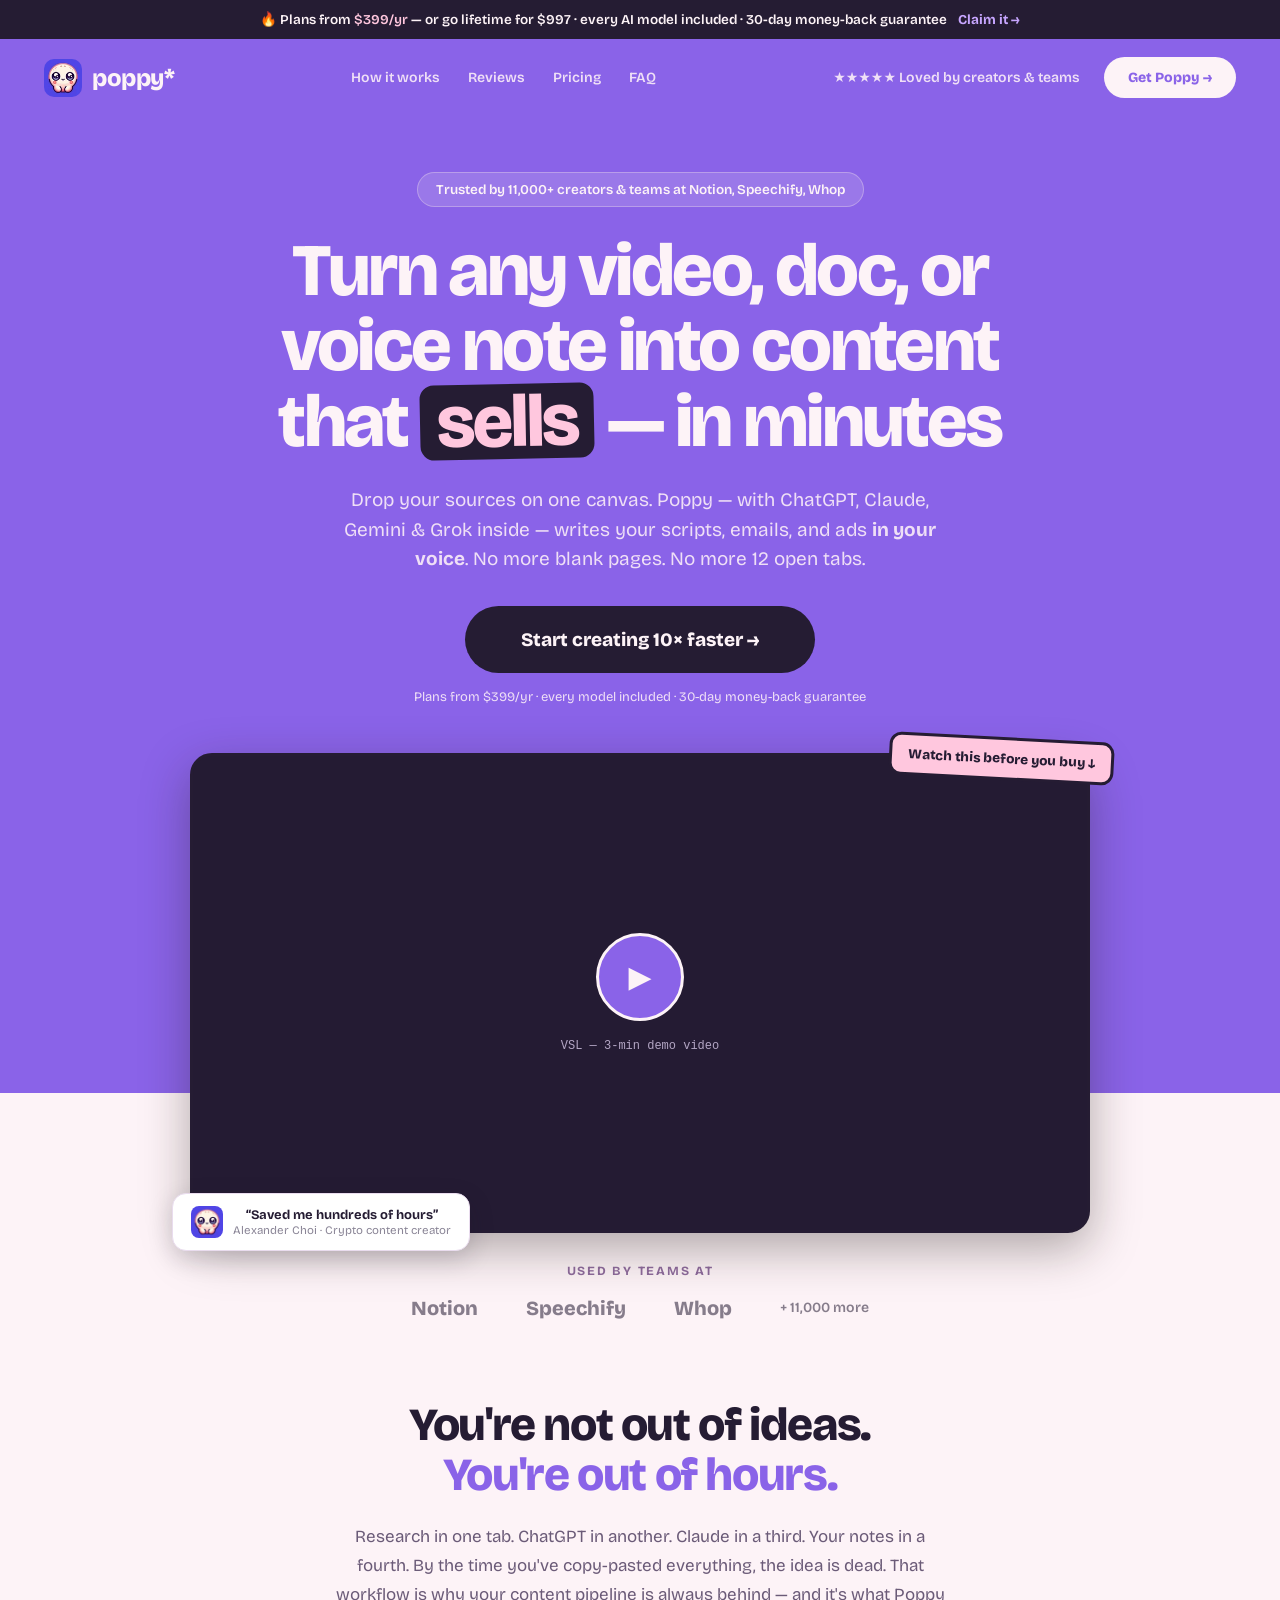
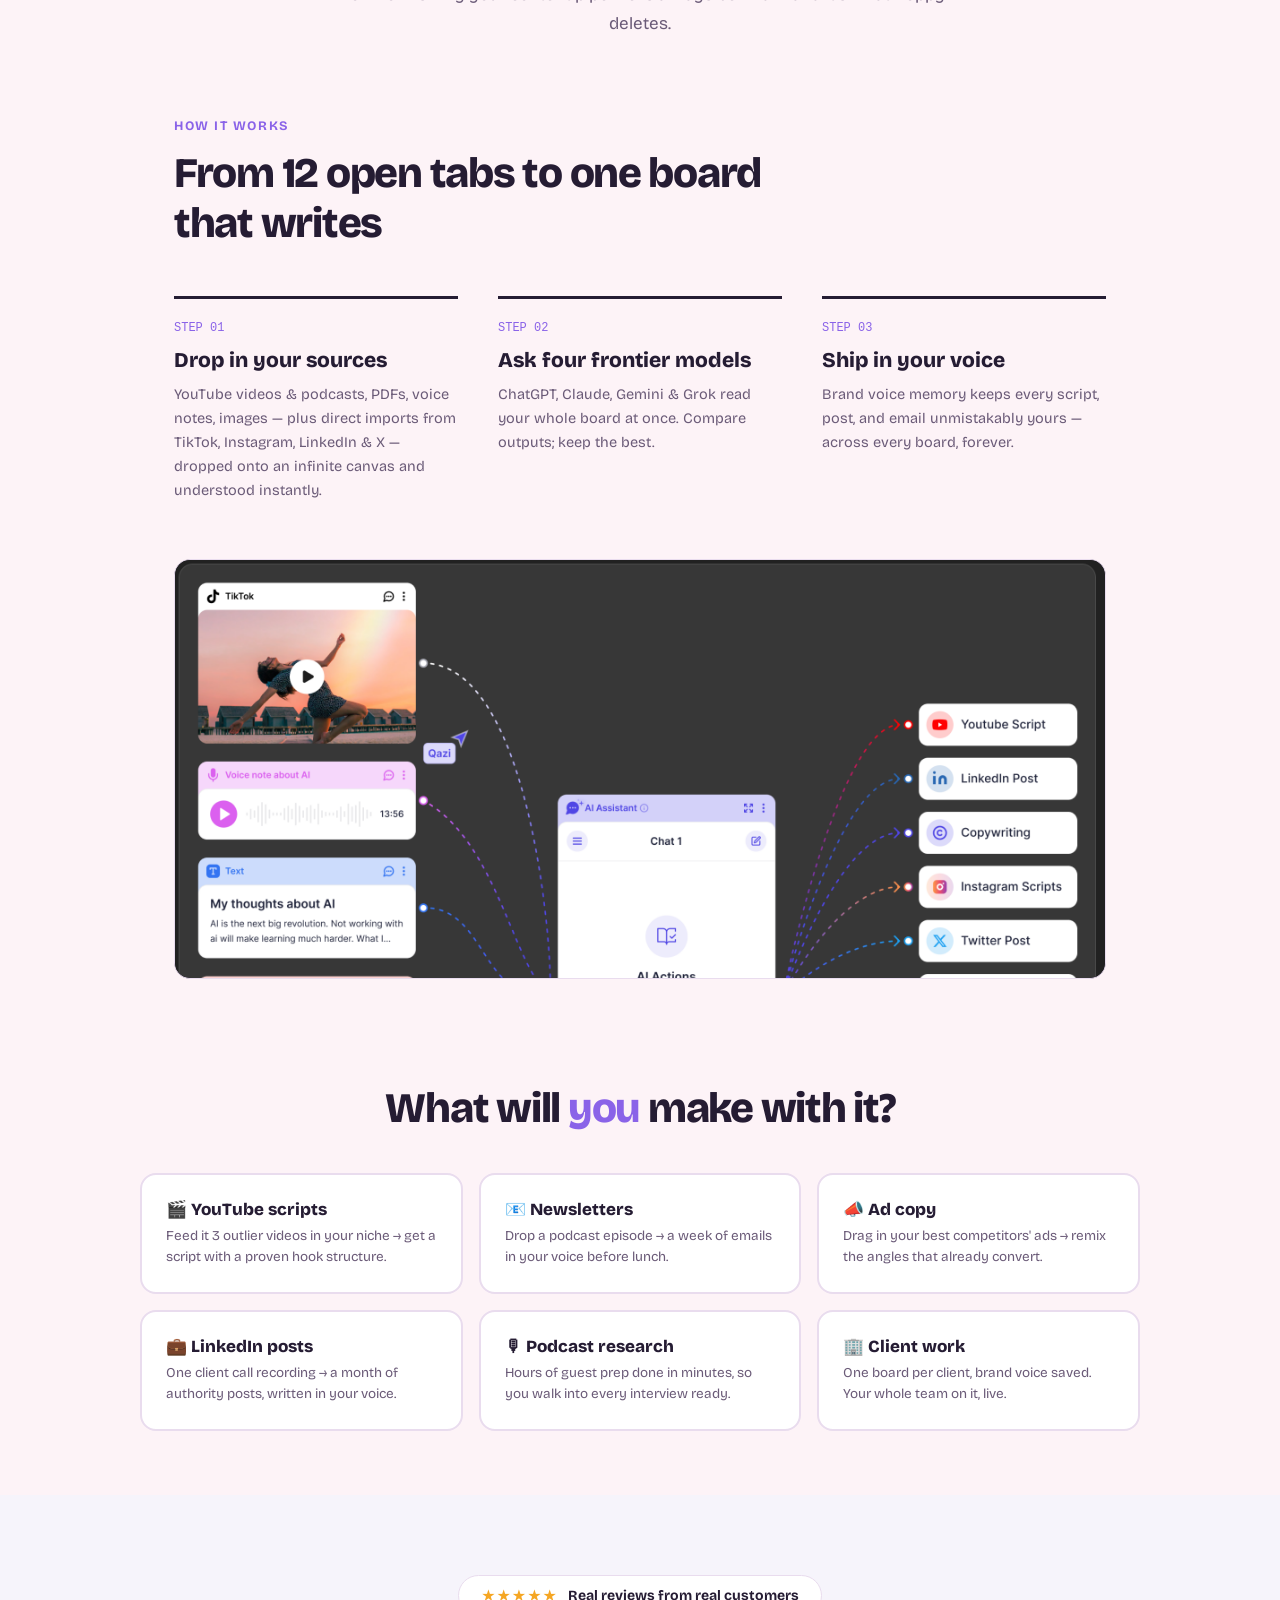
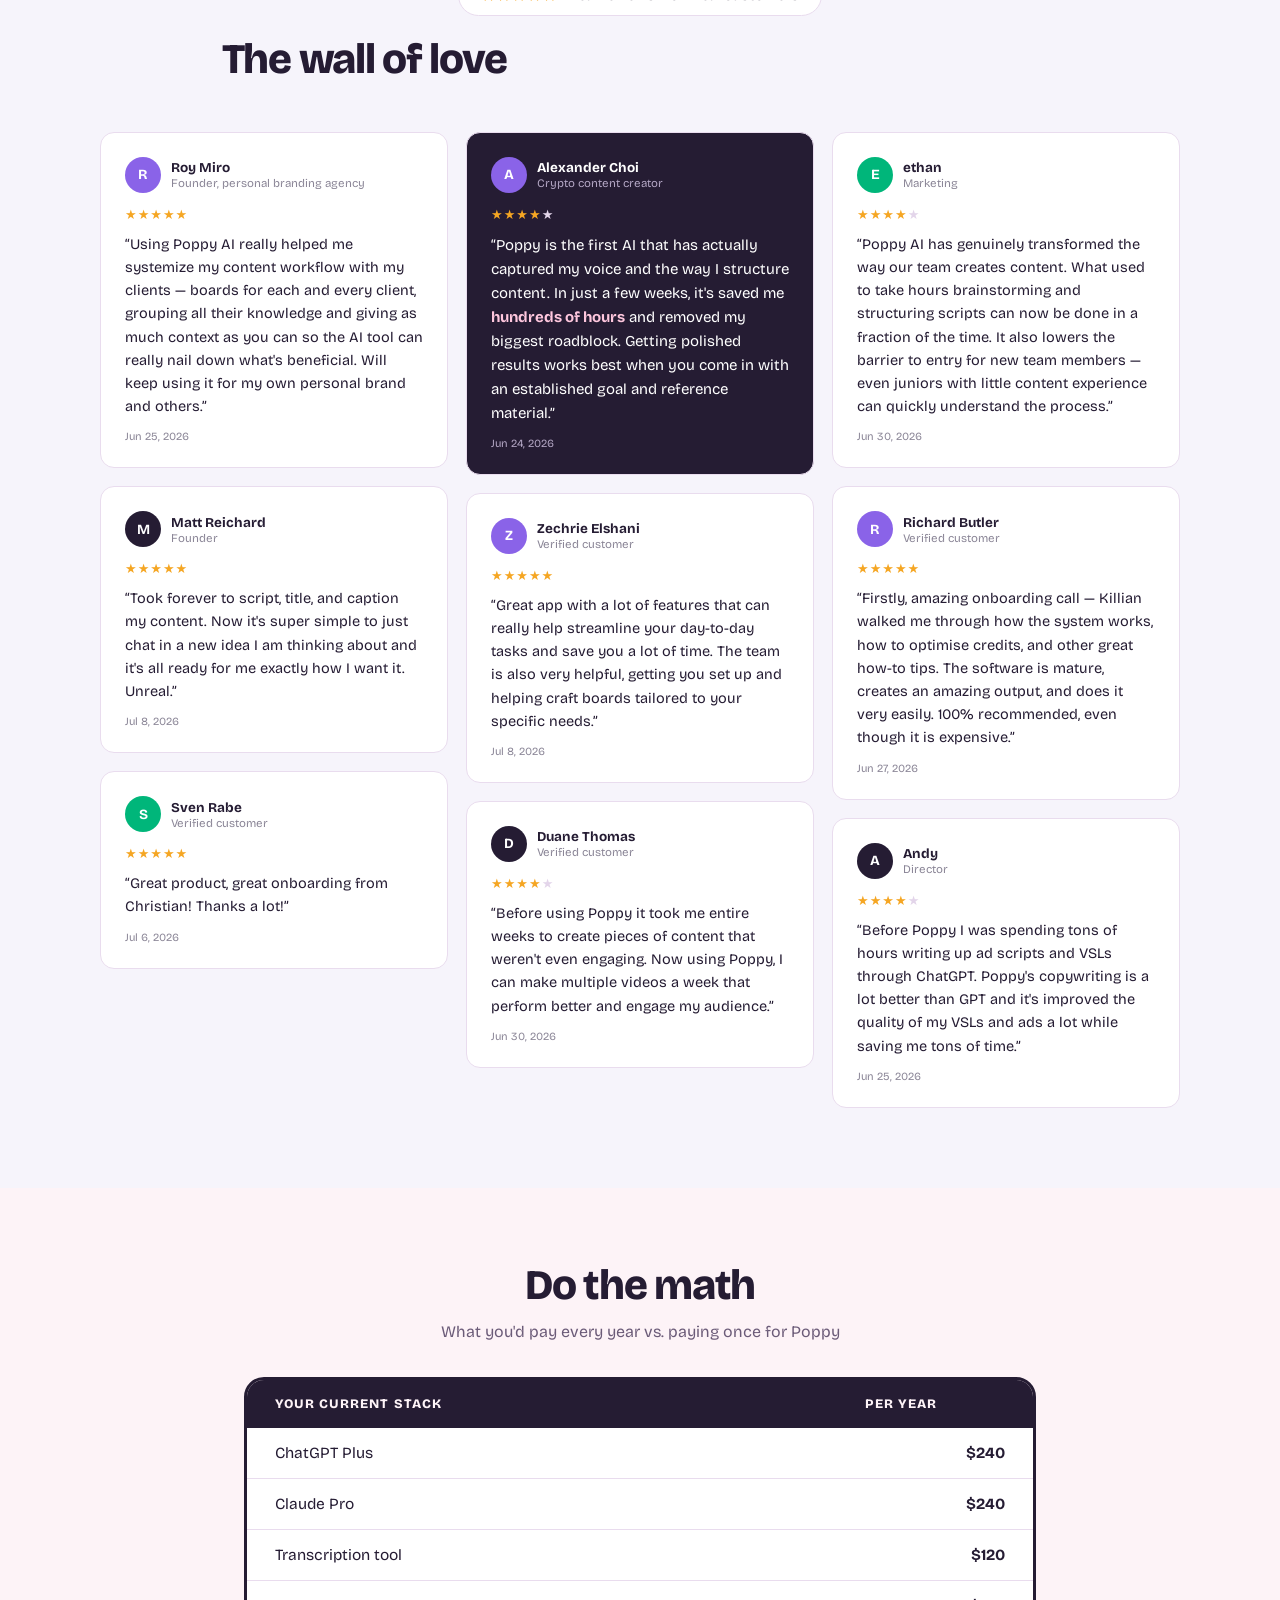
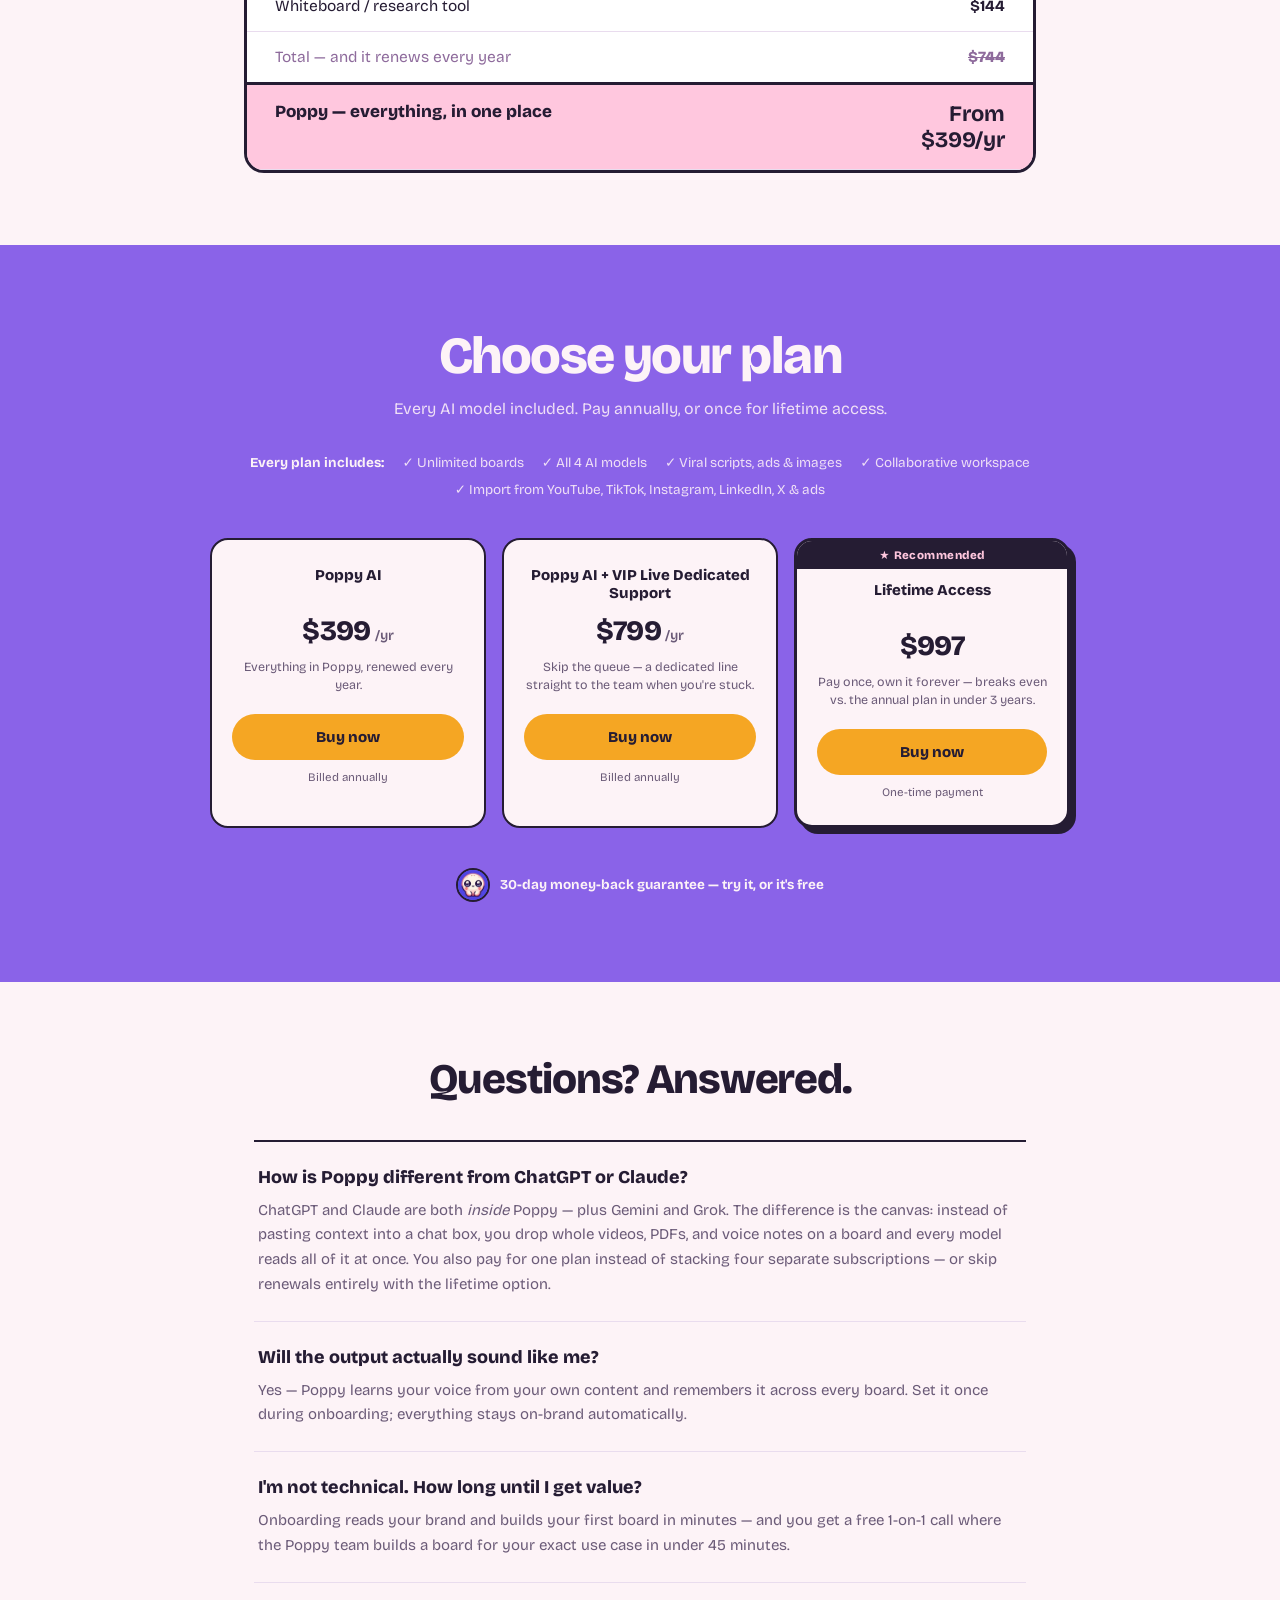
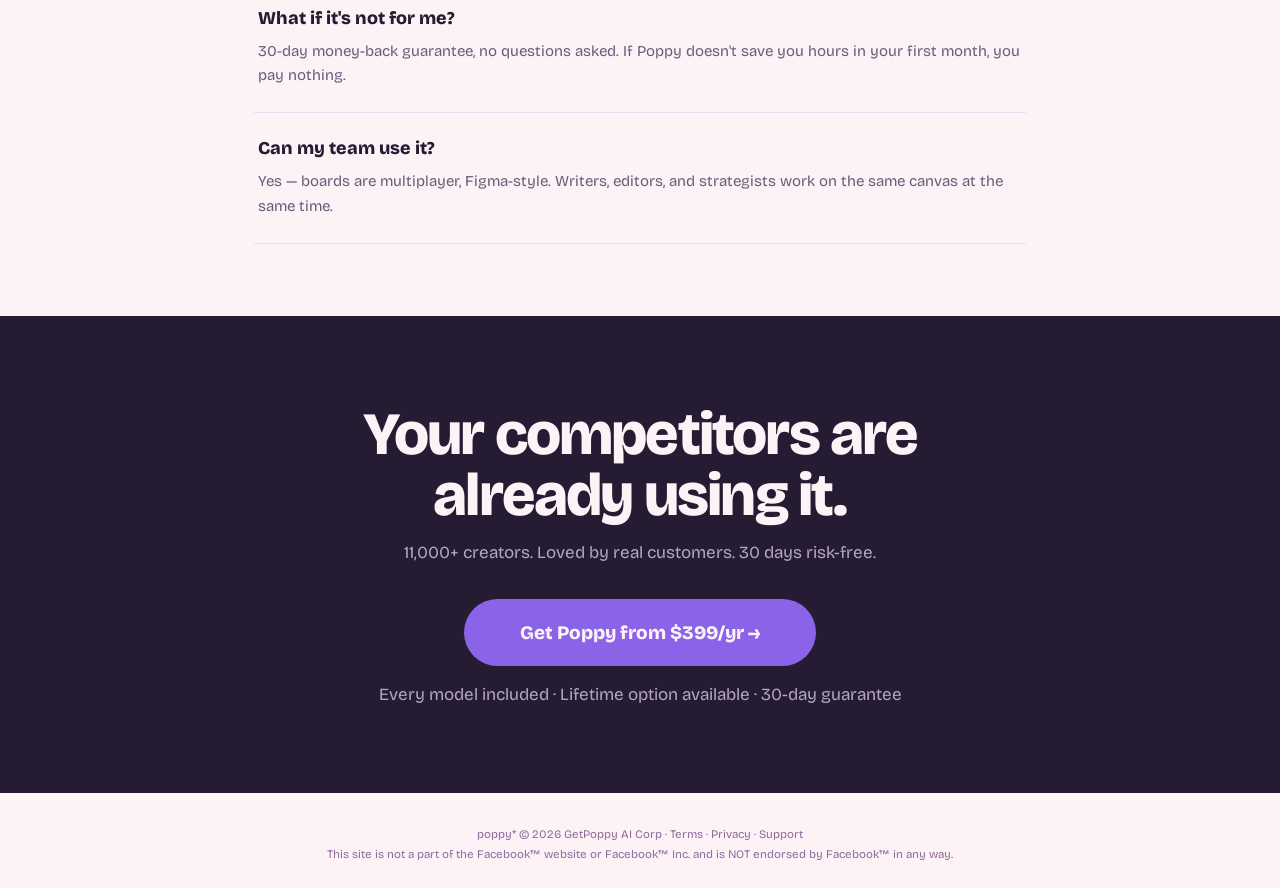
<file: index-2.html>
<!DOCTYPE html>
<html lang="en">
<head>
<meta charset="UTF-8">
<meta name="viewport" content="width=device-width, initial-scale=1">
<title>Poppy AI — One Canvas for ChatGPT, Claude, Gemini &amp; Grok | Plans from $399/yr</title>
<meta name="description" content="Poppy puts ChatGPT, Claude, Gemini &amp; Grok on one visual canvas with your videos, docs, and voice notes — so you research, write, and ship content 10× faster, in your own voice. Plans from $399/yr, or $997 once for lifetime access. 30-day money-back guarantee.">
<link rel="canonical" href="https://www.getpoppy.ai/">

<meta property="og:type" content="website">
<meta property="og:title" content="Poppy AI — Turn any video, doc, or voice note into content that sells">
<meta property="og:description" content="Every AI model. One canvas. Drop your sources, ask ChatGPT, Claude, Gemini &amp; Grok, ship in your voice. Plans from $399/yr, or $997 once for lifetime access.">
<meta property="og:url" content="https://www.getpoppy.ai/">
<meta property="og:site_name" content="Poppy AI">
<meta property="og:image" content="https://www.getpoppy.ai/assets/poppy-mascot.png">

<meta name="twitter:card" content="summary_large_image">
<meta name="twitter:title" content="Poppy AI — Turn any video, doc, or voice note into content that sells">
<meta name="twitter:description" content="Every AI model. One canvas. Plans from $399/yr, or $997 once for lifetime access.">
<meta name="twitter:image" content="https://www.getpoppy.ai/assets/poppy-mascot.png">

<link rel="icon" type="image/png" href="poppy-mascot.png">

<link rel="preconnect" href="https://fonts.googleapis.com">
<link rel="preconnect" href="https://fonts.gstatic.com" crossorigin>
<link href="https://fonts.googleapis.com/css2?family=Bricolage+Grotesque:opsz,wght@12..96,300..800&family=Space+Grotesk:wght@400..700&display=swap" rel="stylesheet">

<link rel="stylesheet" href="styles.css">

<script type="application/ld+json">
{
  "@context": "https://schema.org",
  "@type": "FAQPage",
  "mainEntity": [
    {
      "@type": "Question",
      "name": "How is Poppy different from ChatGPT or Claude?",
      "acceptedAnswer": {
        "@type": "Answer",
        "text": "ChatGPT and Claude are both inside Poppy — plus Gemini and Grok. The difference is the canvas: instead of pasting context into a chat box, you drop whole videos, PDFs, and voice notes on a board and every model reads all of it at once. You also save $200+/yr vs. paying for them separately."
      }
    },
    {
      "@type": "Question",
      "name": "Will the output actually sound like me?",
      "acceptedAnswer": {
        "@type": "Answer",
        "text": "Yes — Poppy learns your voice from your own content and remembers it across every board. Set it once during onboarding; everything stays on-brand automatically."
      }
    },
    {
      "@type": "Question",
      "name": "I'm not technical. How long until I get value?",
      "acceptedAnswer": {
        "@type": "Answer",
        "text": "Onboarding reads your brand and builds your first board in minutes — and you get a free 1-on-1 call where the Poppy team builds a board for your exact use case in under 45 minutes."
      }
    },
    {
      "@type": "Question",
      "name": "What if it's not for me?",
      "acceptedAnswer": {
        "@type": "Answer",
        "text": "30-day money-back guarantee, no questions asked. If Poppy doesn't save you hours in your first month, you pay nothing."
      }
    },
    {
      "@type": "Question",
      "name": "Can my team use it?",
      "acceptedAnswer": {
        "@type": "Answer",
        "text": "Yes — boards are multiplayer, Figma-style. Writers, editors, and strategists work on the same canvas at the same time."
      }
    }
  ]
}
</script>
</head>
<body>

<div class="promo-bar">
  <span class="promo-text-full">🔥 Plans from <span class="promo-highlight">$399/yr</span> — or go lifetime for $997 · every AI model included · 30-day money-back guarantee</span>
  <span class="promo-text-short">🔥 Plans from <span class="promo-highlight">$399/yr</span> · 30-day guarantee</span>
  <a href="https://courses.cleverprogrammer.com/poppy-ai-checkout?_gl=1*1h508dy*_gcl_au*MTg3NzEwOTczOC4xNzgzNTUwNjcx" class="promo-link">Claim it →</a>
</div>

<header class="hero-band">
  <nav class="nav">
    <a href="#top" class="brand">
      <img src="poppy-mascot.png" alt="Poppy mascot" class="brand-mark">
      <span class="brand-name">poppy*</span>
    </a>
    <div class="nav-links">
      <a href="#how-it-works">How it works</a>
      <a href="#wall-of-love">Reviews</a>
      <a href="#pricing">Pricing</a>
      <a href="#faq">FAQ</a>
    </div>
    <div class="nav-right">
      <span class="nav-rating">★★★★★ Loved by creators &amp; teams</span>
      <a href="https://courses.cleverprogrammer.com/poppy-ai-checkout?_gl=1*1h508dy*_gcl_au*MTg3NzEwOTczOC4xNzgzNTUwNjcx" class="btn btn-light">Get Poppy →</a>
    </div>
  </nav>

  <div id="top" class="hero">
    <div class="hero-badge">Trusted by 11,000+ creators &amp; teams at Notion, Speechify, Whop</div>
    <h1 class="hero-title">Turn any video, doc, or voice note into content that <span class="sticker">sells</span> — in minutes</h1>
    <p class="hero-sub">Drop your sources on one canvas. Poppy — with ChatGPT, Claude, Gemini &amp; Grok inside — writes your scripts, emails, and ads <strong>in your voice</strong>. No more blank pages. No more 12 open tabs.</p>
    <a href="https://courses.cleverprogrammer.com/poppy-ai-checkout?_gl=1*1h508dy*_gcl_au*MTg3NzEwOTczOC4xNzgzNTUwNjcx" class="btn btn-dark btn-lg">Start creating 10× faster →</a>
    <p class="hero-fineprint">Plans from $399/yr · every model included · 30-day money-back guarantee</p>

    <div class="vsl-wrap">
      <div class="vsl" data-yt-id="13qfbeze2qs" role="button" tabindex="0" aria-label="Play the Poppy AI demo video" style="background-image:url('https://img.youtube.com/vi/13qfbeze2qs/hqdefault.jpg')">
        <div class="vsl-play">▶</div>
        <span class="vsl-caption">VSL — 3-min demo video</span>
      </div>
      <div class="vsl-sticker">Watch this before you buy ↓</div>
      <div class="vsl-proof-card">
        <img src="poppy-mascot.png" alt="">
        <div>
          <div class="vsl-proof-quote">&ldquo;Saved me hundreds of hours&rdquo;</div>
          <div class="vsl-proof-name">Alexander Choi · Crypto content creator</div>
        </div>
      </div>
    </div>
  </div>
</header>

<div class="hero-spacer"></div>

<section class="logo-bar">
  <p class="logo-bar-label">Used by teams at</p>
  <div class="logo-bar-row">
    <span>Notion</span><span>Speechify</span><span>Whop</span>
    <span class="logo-bar-more">+ 11,000 more</span>
  </div>
</section>

<section class="problem">
  <h2>You're not out of ideas.<br><span class="accent">You're out of hours.</span></h2>
  <p>Research in one tab. ChatGPT in another. Claude in a third. Your notes in a fourth. By the time you've copy-pasted everything, the idea is dead. That workflow is why your content pipeline is always behind — and it's what Poppy deletes.</p>
</section>

<section id="how-it-works" class="how-it-works">
  <div class="eyebrow">How it works</div>
  <h2 class="section-title">From 12 open tabs to one board that writes</h2>
  <div class="steps-grid">
    <div class="step">
      <div class="step-label">STEP 01</div>
      <div class="step-title">Drop in your sources</div>
      <div class="step-body">YouTube videos &amp; podcasts, PDFs, voice notes, images — plus direct imports from TikTok, Instagram, LinkedIn &amp; X — dropped onto an infinite canvas and understood instantly.</div>
    </div>
    <div class="step">
      <div class="step-label">STEP 02</div>
      <div class="step-title">Ask four frontier models</div>
      <div class="step-body">ChatGPT, Claude, Gemini &amp; Grok read your whole board at once. Compare outputs; keep the best.</div>
    </div>
    <div class="step">
      <div class="step-label">STEP 03</div>
      <div class="step-title">Ship in your voice</div>
      <div class="step-body">Brand voice memory keeps every script, post, and email unmistakably yours — across every board, forever.</div>
    </div>
  </div>
  <img src="poppyfeatures.png" alt="A Poppy AI board showing source cards — TikTok, a voice note, text notes, a YouTube video, a PDF, and Instagram — connected to the AI Assistant panel, which branches into generated output types like YouTube scripts, LinkedIn posts, and blog articles." class="product-screenshot" width="1988" height="1440" loading="lazy">
</section>

<section class="use-cases">
  <h2 class="section-title center">What will <span class="accent">you</span> make with it?</h2>
  <div class="use-cases-grid">
    <div class="use-case"><div class="use-case-title">🎬 YouTube scripts</div><div class="use-case-body">Feed it 3 outlier videos in your niche → get a script with a proven hook structure.</div></div>
    <div class="use-case"><div class="use-case-title">📧 Newsletters</div><div class="use-case-body">Drop a podcast episode → a week of emails in your voice before lunch.</div></div>
    <div class="use-case"><div class="use-case-title">📣 Ad copy</div><div class="use-case-body">Drag in your best competitors' ads → remix the angles that already convert.</div></div>
    <div class="use-case"><div class="use-case-title">💼 LinkedIn posts</div><div class="use-case-body">One client call recording → a month of authority posts, written in your voice.</div></div>
    <div class="use-case"><div class="use-case-title">🎙 Podcast research</div><div class="use-case-body">Hours of guest prep done in minutes, so you walk into every interview ready.</div></div>
    <div class="use-case"><div class="use-case-title">🏢 Client work</div><div class="use-case-body">One board per client, brand voice saved. Your whole team on it, live.</div></div>
  </div>
</section>

<section id="wall-of-love" class="wall">
  <div class="wall-head">
    <div class="wall-badge"><span class="stars">★★★★★</span> Real reviews from real customers</div>
    <h2 class="section-title">The wall of love</h2>
  </div>
  <div class="wall-grid">
    <div class="wall-col">
      <div class="wall-card">
        <div class="wall-person"><span class="avatar avatar-violet">R</span><div><div class="wall-name">Roy Miro</div><div class="wall-role">Founder, personal branding agency</div></div></div>
        <div class="stars">★★★★★</div>
        <p>&ldquo;Using Poppy AI really helped me systemize my content workflow with my clients — boards for each and every client, grouping all their knowledge and giving as much context as you can so the AI tool can really nail down what's beneficial. Will keep using it for my own personal brand and others.&rdquo;</p>
        <div class="wall-date">Jun 25, 2026</div>
      </div>
      <div class="wall-card">
        <div class="wall-person"><span class="avatar avatar-dark">M</span><div><div class="wall-name">Matt Reichard</div><div class="wall-role">Founder</div></div></div>
        <div class="stars">★★★★★</div>
        <p>&ldquo;Took forever to script, title, and caption my content. Now it's super simple to just chat in a new idea I am thinking about and it's all ready for me exactly how I want it. Unreal.&rdquo;</p>
        <div class="wall-date">Jul 8, 2026</div>
      </div>
      <div class="wall-card">
        <div class="wall-person"><span class="avatar avatar-green">S</span><div><div class="wall-name">Sven Rabe</div><div class="wall-role">Verified customer</div></div></div>
        <div class="stars">★★★★★</div>
        <p>&ldquo;Great product, great onboarding from Christian! Thanks a lot!&rdquo;</p>
        <div class="wall-date">Jul 6, 2026</div>
      </div>
    </div>
    <div class="wall-col">
      <div class="wall-card wall-card-dark">
        <div class="wall-person"><span class="avatar avatar-violet">A</span><div><div class="wall-name">Alexander Choi</div><div class="wall-role wall-role-dark">Crypto content creator</div></div></div>
        <div class="stars">★★★★<span class="star-off">★</span></div>
        <p>&ldquo;Poppy is the first AI that has actually captured my voice and the way I structure content. In just a few weeks, it's saved me <strong class="pink-text">hundreds of hours</strong> and removed my biggest roadblock. Getting polished results works best when you come in with an established goal and reference material.&rdquo;</p>
        <div class="wall-date wall-date-dark">Jun 24, 2026</div>
      </div>
      <div class="wall-card">
        <div class="wall-person"><span class="avatar avatar-violet">Z</span><div><div class="wall-name">Zechrie Elshani</div><div class="wall-role">Verified customer</div></div></div>
        <div class="stars">★★★★★</div>
        <p>&ldquo;Great app with a lot of features that can really help streamline your day-to-day tasks and save you a lot of time. The team is also very helpful, getting you set up and helping craft boards tailored to your specific needs.&rdquo;</p>
        <div class="wall-date">Jul 8, 2026</div>
      </div>
      <div class="wall-card">
        <div class="wall-person"><span class="avatar avatar-dark">D</span><div><div class="wall-name">Duane Thomas</div><div class="wall-role">Verified customer</div></div></div>
        <div class="stars">★★★★<span class="star-off">★</span></div>
        <p>&ldquo;Before using Poppy it took me entire weeks to create pieces of content that weren't even engaging. Now using Poppy, I can make multiple videos a week that perform better and engage my audience.&rdquo;</p>
        <div class="wall-date">Jun 30, 2026</div>
      </div>
    </div>
    <div class="wall-col">
      <div class="wall-card">
        <div class="wall-person"><span class="avatar avatar-green">E</span><div><div class="wall-name">ethan</div><div class="wall-role">Marketing</div></div></div>
        <div class="stars">★★★★<span class="star-off">★</span></div>
        <p>&ldquo;Poppy AI has genuinely transformed the way our team creates content. What used to take hours brainstorming and structuring scripts can now be done in a fraction of the time. It also lowers the barrier to entry for new team members — even juniors with little content experience can quickly understand the process.&rdquo;</p>
        <div class="wall-date">Jun 30, 2026</div>
      </div>
      <div class="wall-card">
        <div class="wall-person"><span class="avatar avatar-violet">R</span><div><div class="wall-name">Richard Butler</div><div class="wall-role">Verified customer</div></div></div>
        <div class="stars">★★★★★</div>
        <p>&ldquo;Firstly, amazing onboarding call — Killian walked me through how the system works, how to optimise credits, and other great how-to tips. The software is mature, creates an amazing output, and does it very easily. 100% recommended, even though it is expensive.&rdquo;</p>
        <div class="wall-date">Jun 27, 2026</div>
      </div>
      <div class="wall-card">
        <div class="wall-person"><span class="avatar avatar-dark">A</span><div><div class="wall-name">Andy</div><div class="wall-role">Director</div></div></div>
        <div class="stars">★★★★<span class="star-off">★</span></div>
        <p>&ldquo;Before Poppy I was spending tons of hours writing up ad scripts and VSLs through ChatGPT. Poppy's copywriting is a lot better than GPT and it's improved the quality of my VSLs and ads a lot while saving me tons of time.&rdquo;</p>
        <div class="wall-date">Jun 25, 2026</div>
      </div>
    </div>
  </div>
</section>

<section id="pricing" class="pricing">
  <h2 class="section-title center">Do the math</h2>
  <p class="pricing-sub">What you'd pay every year vs. paying once for Poppy</p>
  <div class="pricing-table">
    <div class="pricing-row pricing-row-head"><span>Your current stack</span><span>Per year</span></div>
    <div class="pricing-row"><span>ChatGPT Plus</span><span class="num">$240</span></div>
    <div class="pricing-row"><span>Claude Pro</span><span class="num">$240</span></div>
    <div class="pricing-row"><span>Transcription tool</span><span class="num">$120</span></div>
    <div class="pricing-row"><span>Whiteboard / research tool</span><span class="num">$144</span></div>
    <div class="pricing-row pricing-row-total"><span>Total — and it renews every year</span><span class="num strike">$744</span></div>
    <div class="pricing-row pricing-row-poppy"><span>Poppy — everything, in one place</span><span class="num">From $399/yr</span></div>
  </div>
</section>

<section class="offer">
  <h2 class="offer-title">Choose your plan</h2>
  <p class="offer-subtitle">Every AI model included. Pay annually, or once for lifetime access.</p>

  <div class="shared-features">
    <span>Every plan includes:</span>
    <span class="shared-feature">✓ Unlimited boards</span>
    <span class="shared-feature">✓ All 4 AI models</span>
    <span class="shared-feature">✓ Viral scripts, ads &amp; images</span>
    <span class="shared-feature">✓ Collaborative workspace</span>
    <span class="shared-feature">✓ Import from YouTube, TikTok, Instagram, LinkedIn, X &amp; ads</span>
  </div>

  <div class="tier-grid">
    <div class="tier-card">
      <div class="tier-name">Poppy AI</div>
      <div class="tier-price"><span class="tier-price-new">$399</span><span class="tier-price-suffix">/yr</span></div>
      <div class="tier-desc">Everything in Poppy, renewed every year.</div>
      <a href="https://courses.cleverprogrammer.com/poppy-ai-checkout?_gl=1*1h508dy*_gcl_au*MTg3NzEwOTczOC4xNzgzNTUwNjcx" class="btn btn-gold tier-cta">Buy now</a>
      <div class="tier-lifetime">Billed annually</div>
    </div>
    <div class="tier-card">
      <div class="tier-name">Poppy AI + VIP Live Dedicated Support</div>
      <div class="tier-price"><span class="tier-price-new">$799</span><span class="tier-price-suffix">/yr</span></div>
      <div class="tier-desc">Skip the queue — a dedicated line straight to the team when you're stuck.</div>
      <a href="https://courses.cleverprogrammer.com/poppy-ai-checkout?_gl=1*1h508dy*_gcl_au*MTg3NzEwOTczOC4xNzgzNTUwNjcx" class="btn btn-gold tier-cta">Buy now</a>
      <div class="tier-lifetime">Billed annually</div>
    </div>
    <div class="tier-card tier-card-recommended">
      <div class="tier-ribbon">★ Recommended</div>
      <div class="tier-name">Lifetime Access</div>
      <div class="tier-price"><span class="tier-price-new">$997</span></div>
      <div class="tier-desc">Pay once, own it forever — breaks even vs. the annual plan in under 3 years.</div>
      <a href="https://courses.cleverprogrammer.com/poppy-ai-checkout?_gl=1*1h508dy*_gcl_au*MTg3NzEwOTczOC4xNzgzNTUwNjcx" class="btn btn-gold tier-cta">Buy now</a>
      <div class="tier-lifetime">One-time payment</div>
    </div>
  </div>

  <div class="offer-guarantee">
    <img src="poppy-mascot.png" alt="">
    <span>30-day money-back guarantee — try it, or it's free</span>
  </div>
</section>

<section id="faq" class="faq">
  <h2 class="section-title center">Questions? Answered.</h2>
  <div class="faq-list">
    <div class="faq-item">
      <div class="faq-q">How is Poppy different from ChatGPT or Claude?</div>
      <div class="faq-a">ChatGPT and Claude are both <em>inside</em> Poppy — plus Gemini and Grok. The difference is the canvas: instead of pasting context into a chat box, you drop whole videos, PDFs, and voice notes on a board and every model reads all of it at once. You also pay for one plan instead of stacking four separate subscriptions — or skip renewals entirely with the lifetime option.</div>
    </div>
    <div class="faq-item">
      <div class="faq-q">Will the output actually sound like me?</div>
      <div class="faq-a">Yes — Poppy learns your voice from your own content and remembers it across every board. Set it once during onboarding; everything stays on-brand automatically.</div>
    </div>
    <div class="faq-item">
      <div class="faq-q">I'm not technical. How long until I get value?</div>
      <div class="faq-a">Onboarding reads your brand and builds your first board in minutes — and you get a free 1-on-1 call where the Poppy team builds a board for your exact use case in under 45 minutes.</div>
    </div>
    <div class="faq-item">
      <div class="faq-q">What if it's not for me?</div>
      <div class="faq-a">30-day money-back guarantee, no questions asked. If Poppy doesn't save you hours in your first month, you pay nothing.</div>
    </div>
    <div class="faq-item">
      <div class="faq-q">Can my team use it?</div>
      <div class="faq-a">Yes — boards are multiplayer, Figma-style. Writers, editors, and strategists work on the same canvas at the same time.</div>
    </div>
  </div>
</section>

<section class="final-cta">
  <h2>Your competitors are<br>already using it.</h2>
  <p>11,000+ creators. Loved by real customers. 30 days risk-free.</p>
  <a href="https://courses.cleverprogrammer.com/poppy-ai-checkout?_gl=1*1h508dy*_gcl_au*MTg3NzEwOTczOC4xNzgzNTUwNjcx" class="btn btn-violet btn-lg">Get Poppy from $399/yr →</a>
  <p class="final-cta-fine">Every model included · Lifetime option available · 30-day guarantee</p>
</section>

<footer class="footer">
  poppy* © 2026 GetPoppy AI Corp · <a href="#top">Terms</a> · <a href="#top">Privacy</a> · <a href="#top">Support</a><br>
  This site is not a part of the Facebook™ website or Facebook™ Inc. and is NOT endorsed by Facebook™ in any way.
</footer>

<div class="sticky-cta">
  <img src="poppy-mascot.png" alt="">
  <div class="sticky-cta-text">
    <div class="sticky-cta-price">Plans from $399/yr</div>
    <div class="sticky-cta-sub">30-day guarantee</div>
  </div>
  <a href="https://courses.cleverprogrammer.com/poppy-ai-checkout?_gl=1*1h508dy*_gcl_au*MTg3NzEwOTczOC4xNzgzNTUwNjcx" class="btn btn-violet">Get Poppy →</a>
</div>

<script>
(function () {
  var vsl = document.querySelector('.vsl[data-yt-id]');
  if (!vsl) return;
  function play() {
    var id = vsl.getAttribute('data-yt-id');
    vsl.innerHTML = '<iframe src="https://www.youtube.com/embed/' + id + '?autoplay=1&rel=0" title="Poppy AI demo video" allow="autoplay; encrypted-media; picture-in-picture" allowfullscreen></iframe>';
    vsl.classList.add('playing');
  }
  vsl.addEventListener('click', play, { once: true });
  vsl.addEventListener('keydown', function (e) {
    if (e.key === 'Enter' || e.key === ' ') { e.preventDefault(); play(); }
  }, { once: true });
})();
</script>

</body>
</html>
</file>
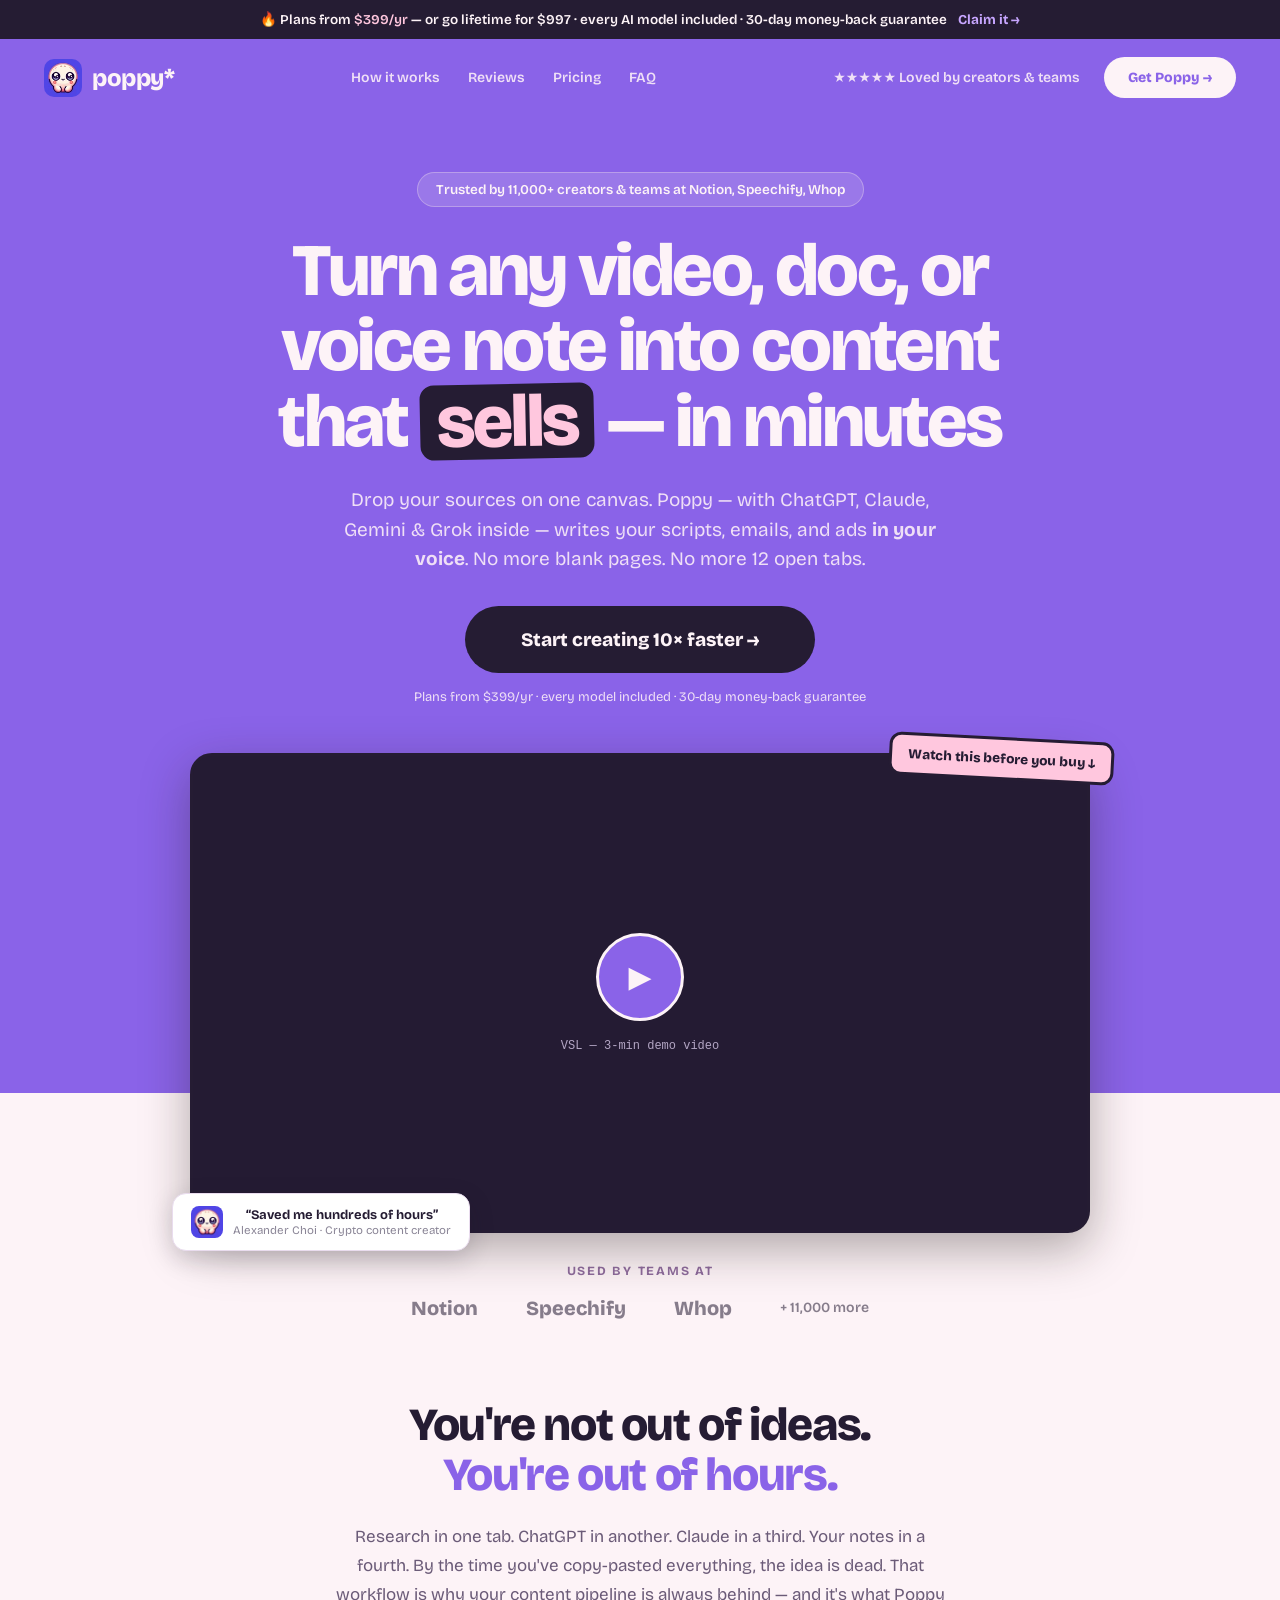
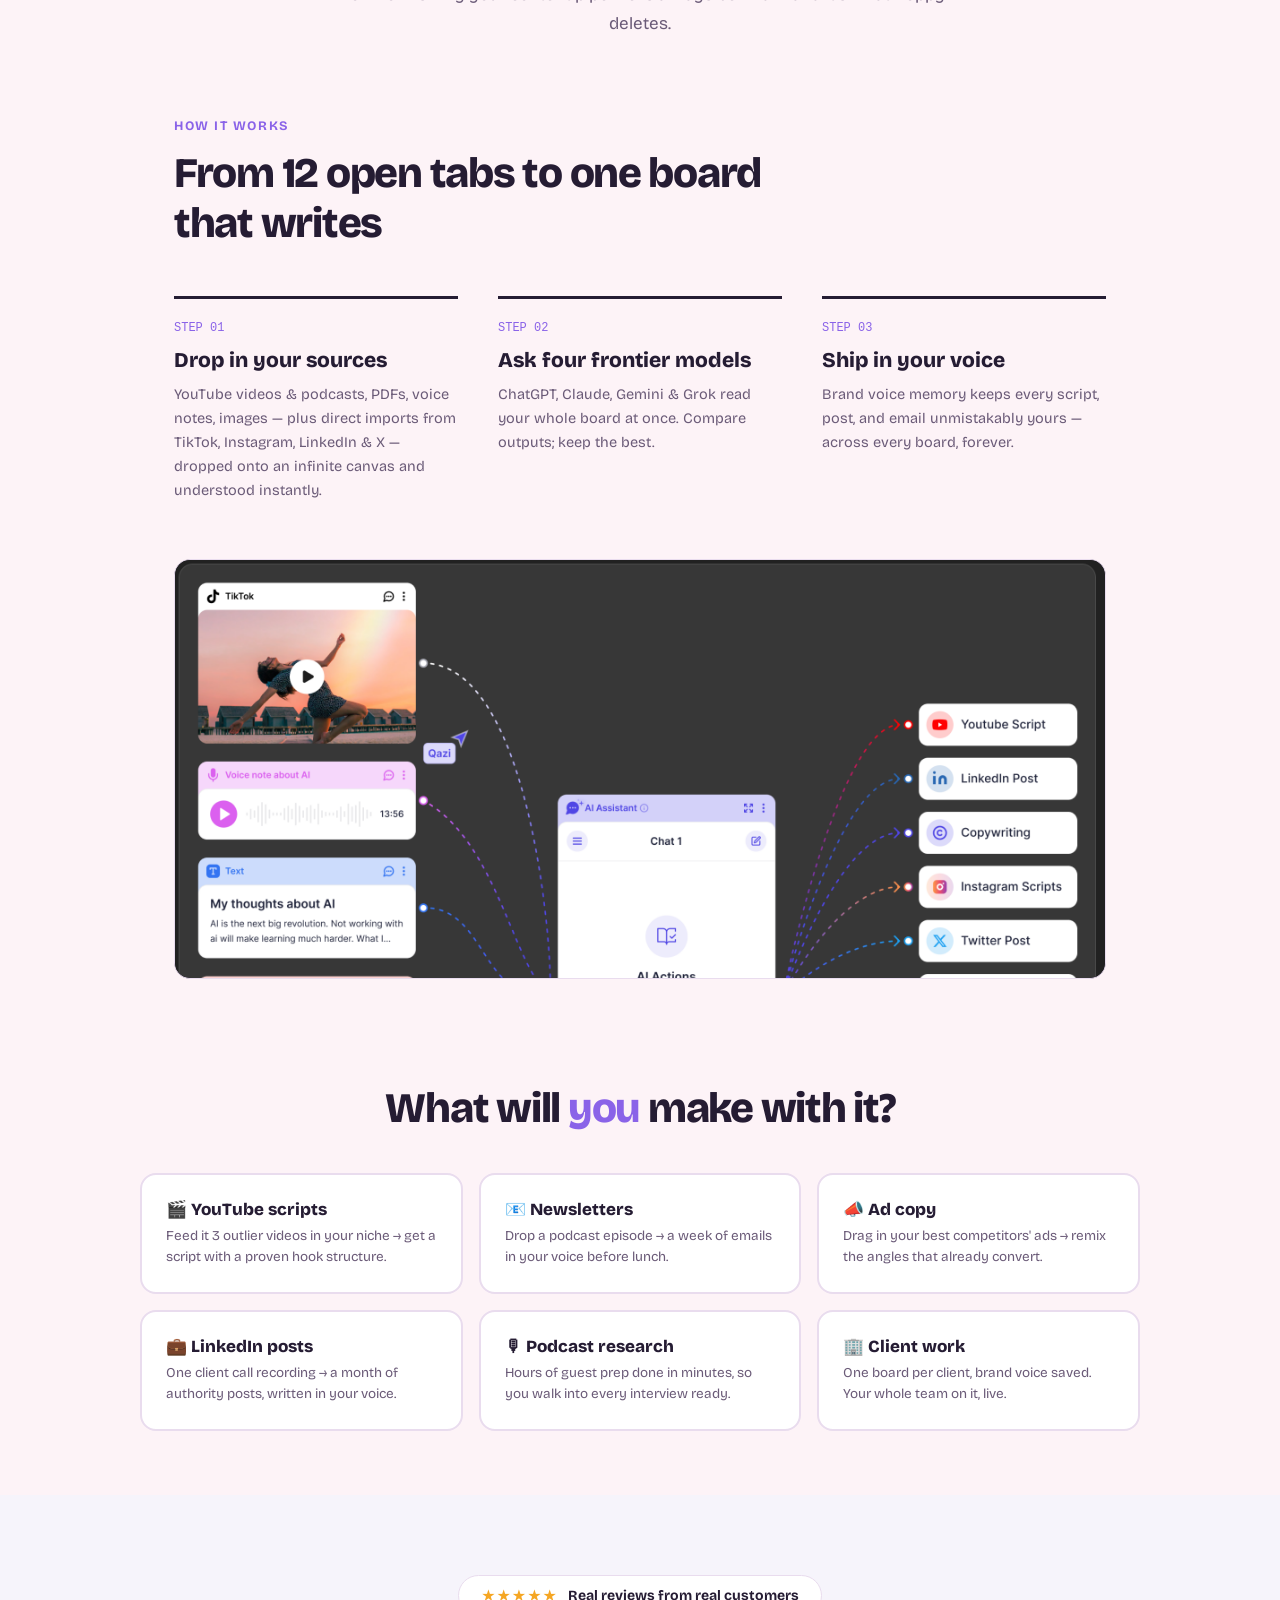
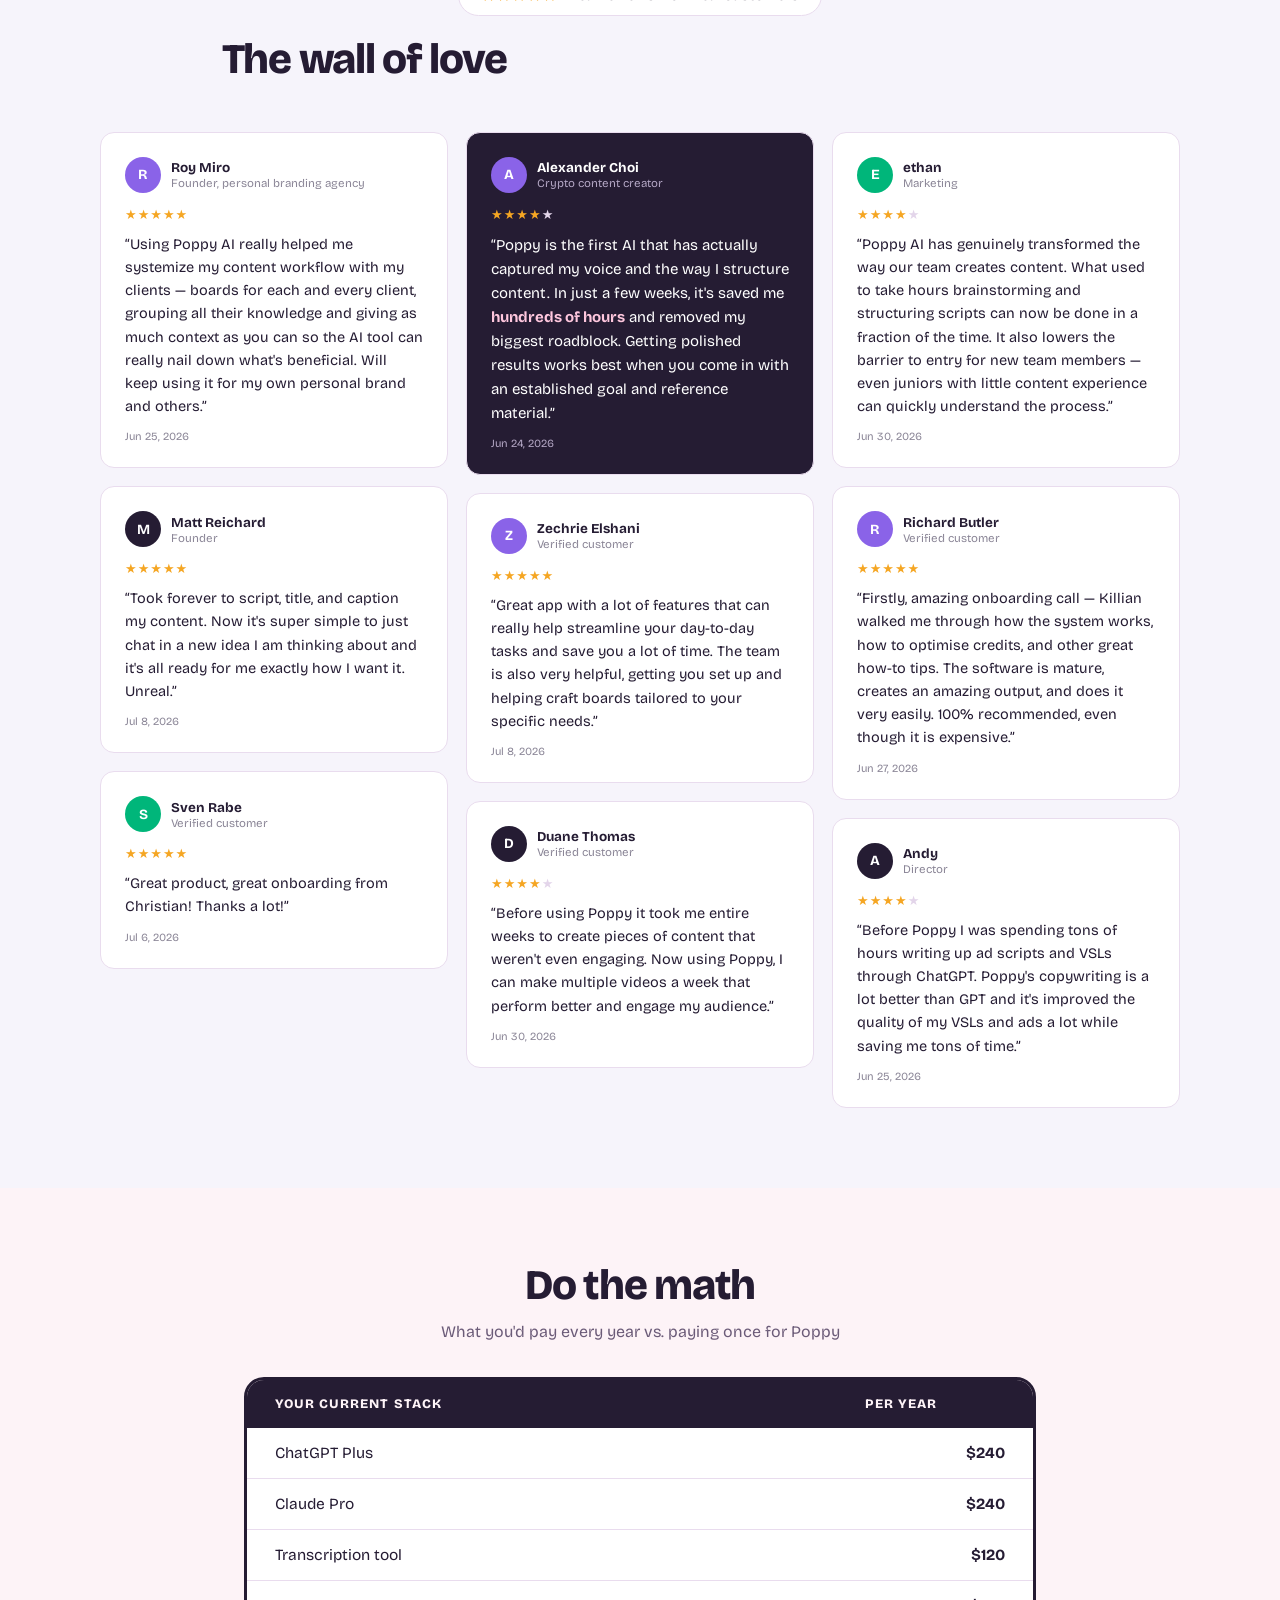
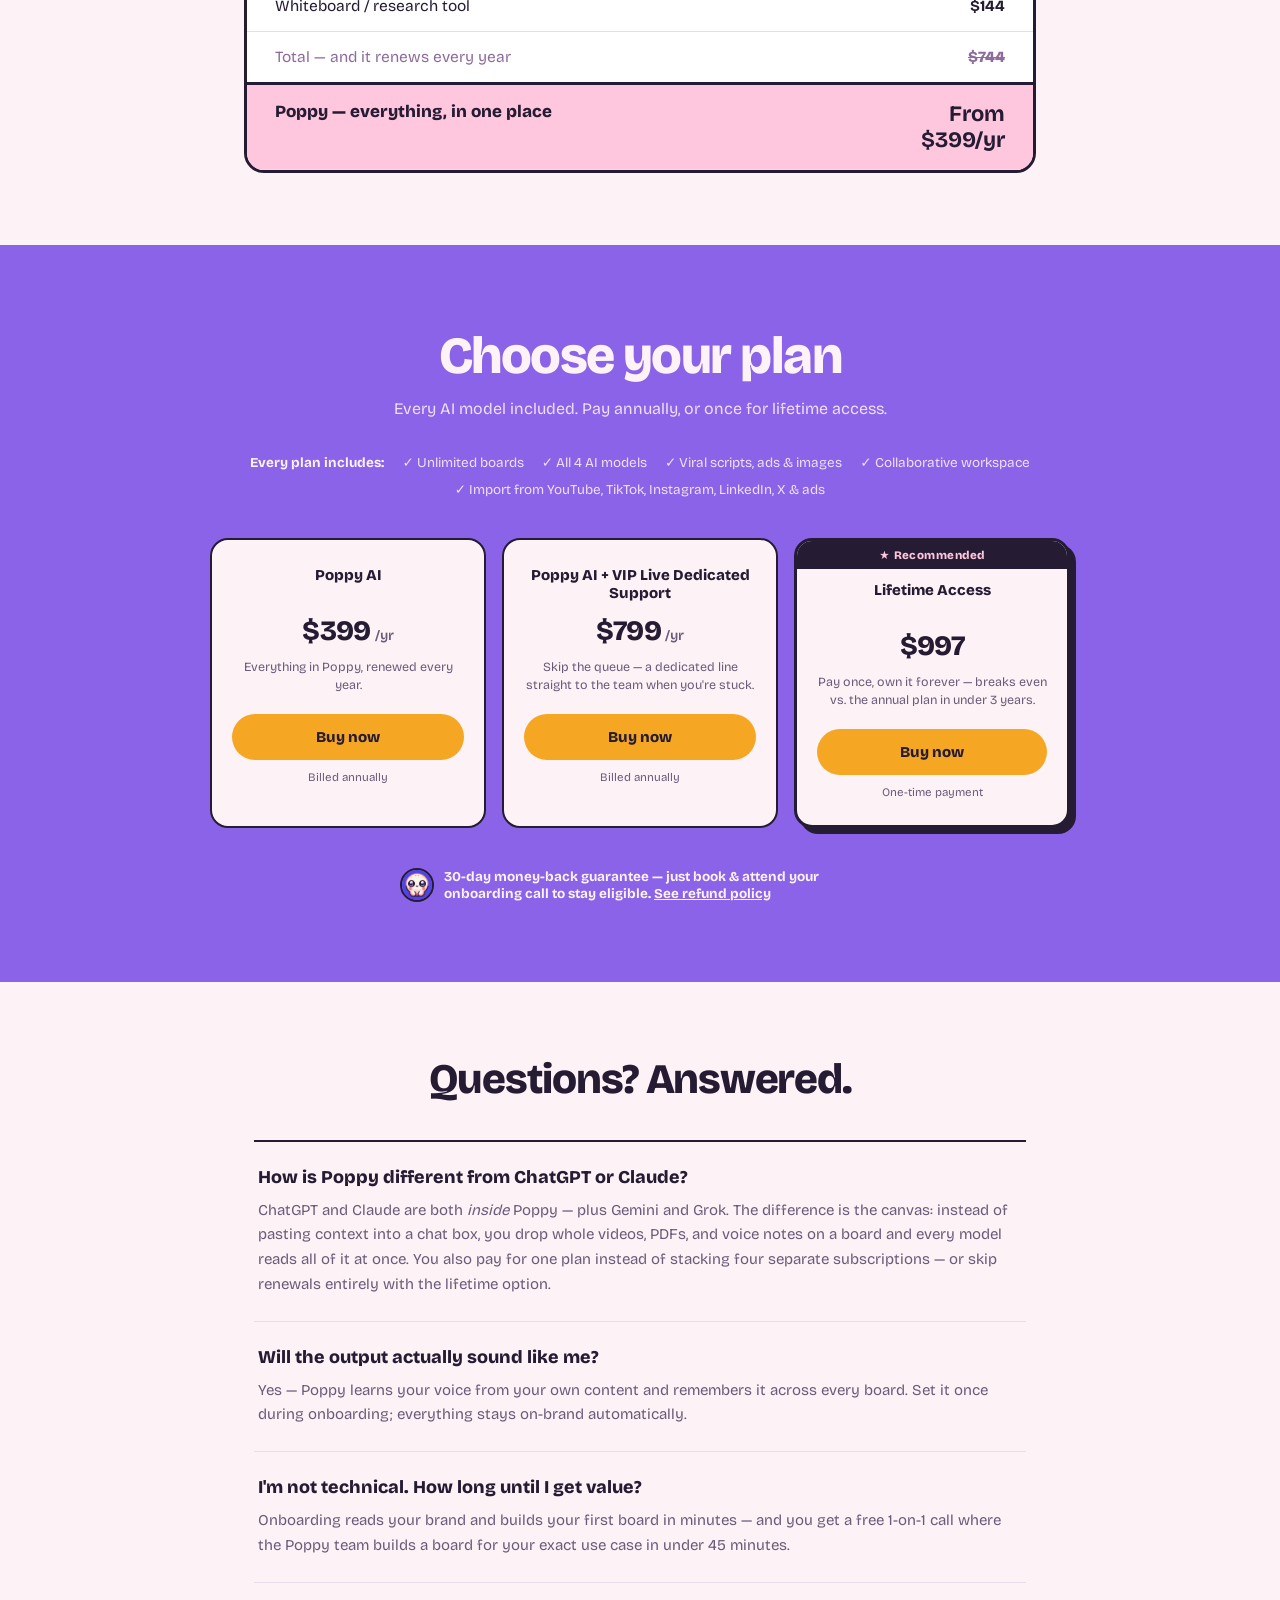
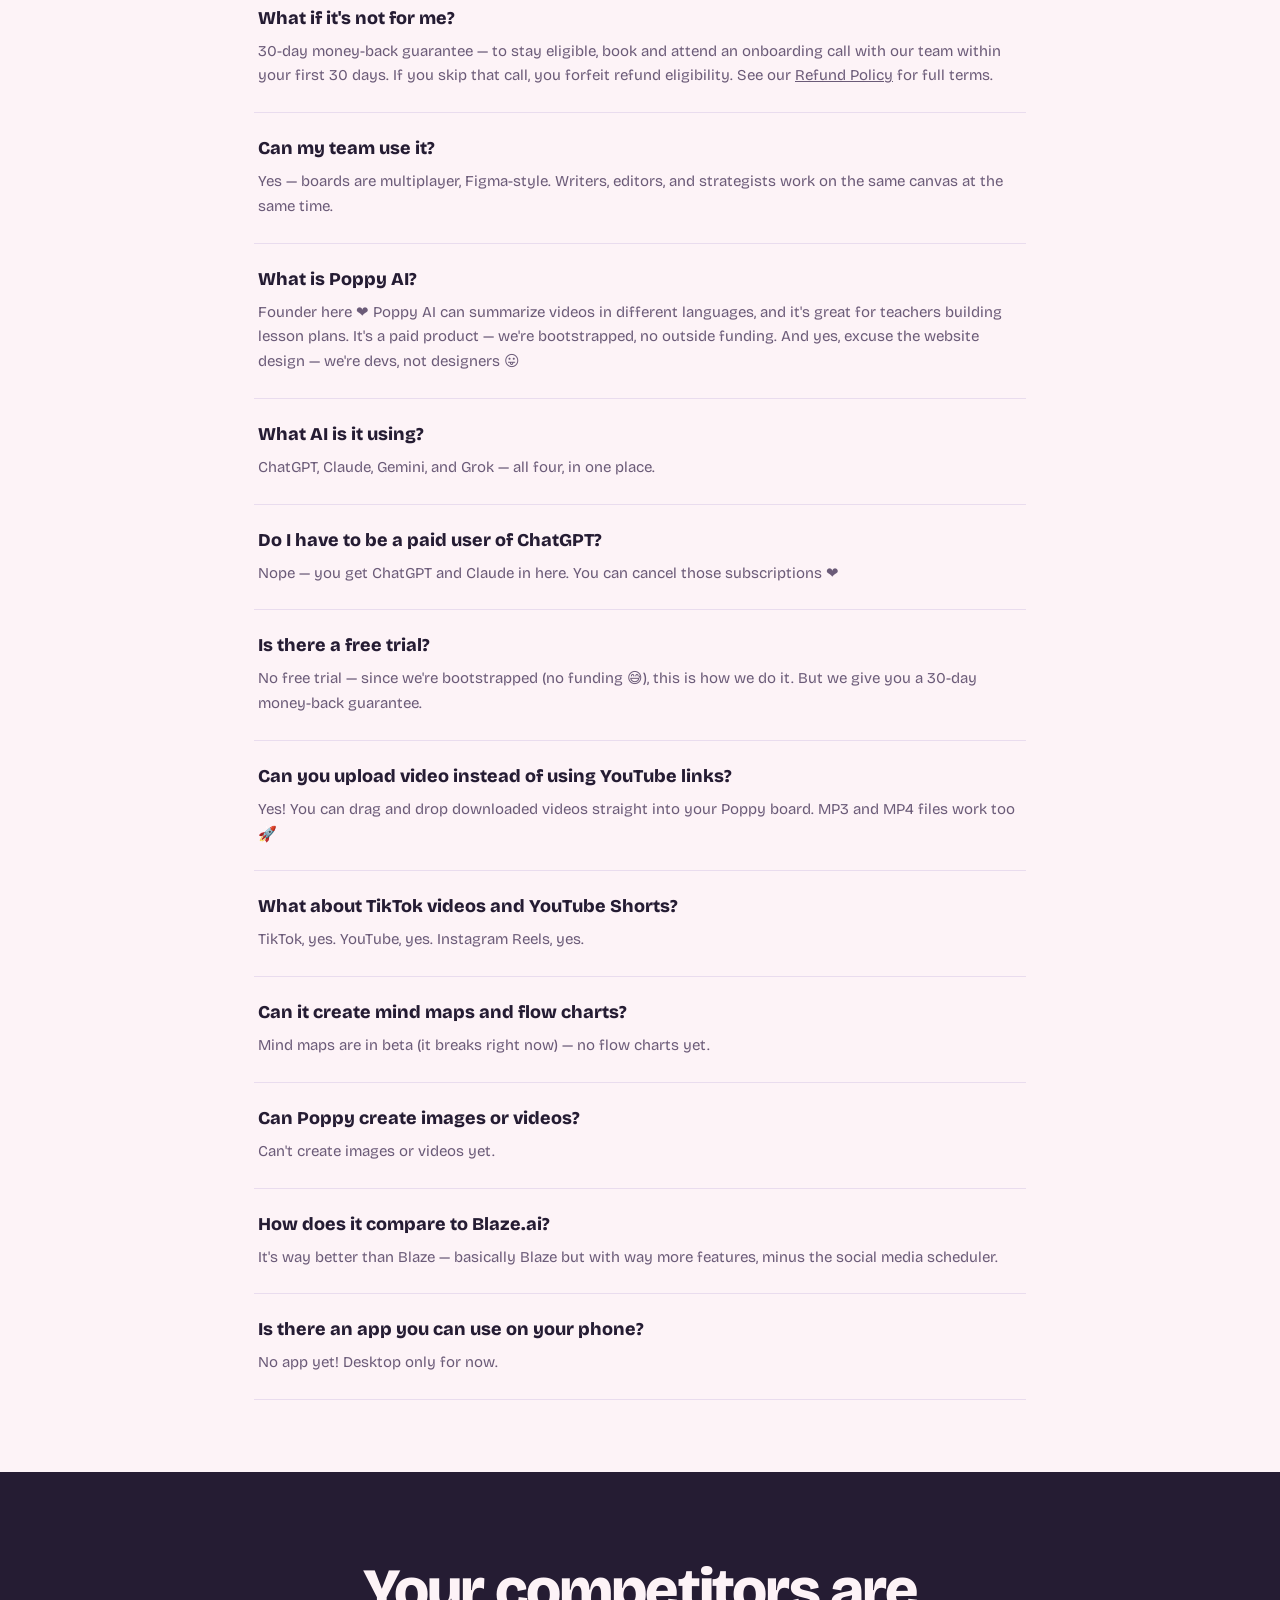
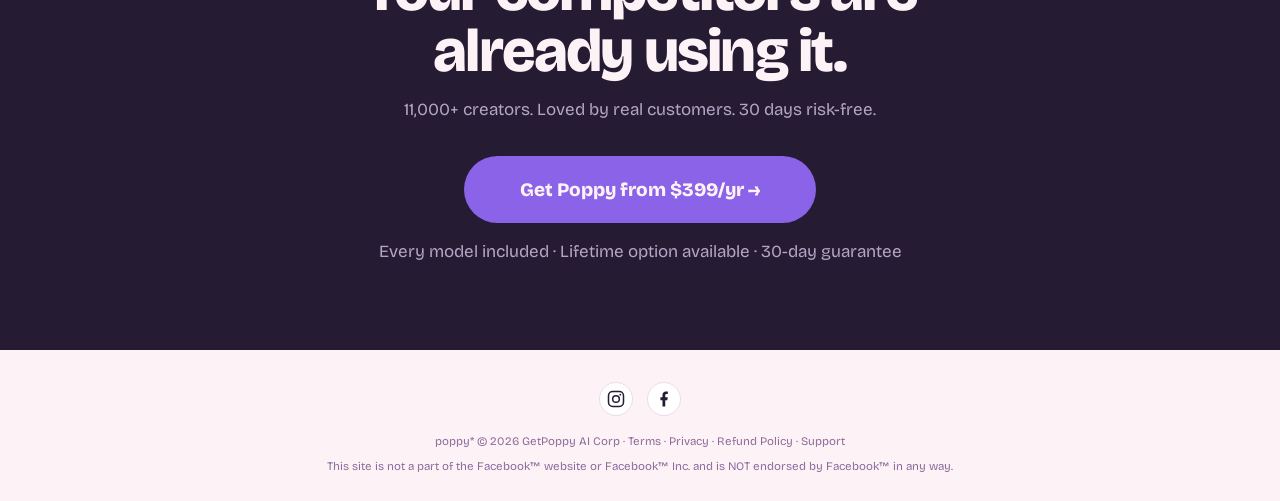
<file: index-3.html>
<!DOCTYPE html>
<html lang="en">
<head>
<meta charset="UTF-8">
<meta name="viewport" content="width=device-width, initial-scale=1">
<title>Poppy AI — One Canvas for ChatGPT, Claude, Gemini &amp; Grok | Plans from $399/yr</title>
<meta name="description" content="Poppy puts ChatGPT, Claude, Gemini &amp; Grok on one visual canvas with your videos, docs, and voice notes — so you research, write, and ship content 10× faster, in your own voice. Plans from $399/yr, or $997 once for lifetime access. 30-day money-back guarantee.">
<link rel="canonical" href="https://www.getpoppy.ai/">

<meta property="og:type" content="website">
<meta property="og:title" content="Poppy AI — Turn any video, doc, or voice note into content that sells">
<meta property="og:description" content="Every AI model. One canvas. Drop your sources, ask ChatGPT, Claude, Gemini &amp; Grok, ship in your voice. Plans from $399/yr, or $997 once for lifetime access.">
<meta property="og:url" content="https://www.getpoppy.ai/">
<meta property="og:site_name" content="Poppy AI">
<meta property="og:image" content="https://www.getpoppy.ai/assets/poppy-mascot.png">

<meta name="twitter:card" content="summary_large_image">
<meta name="twitter:title" content="Poppy AI — Turn any video, doc, or voice note into content that sells">
<meta name="twitter:description" content="Every AI model. One canvas. Plans from $399/yr, or $997 once for lifetime access.">
<meta name="twitter:image" content="https://www.getpoppy.ai/assets/poppy-mascot.png">

<link rel="icon" type="image/png" href="poppy-mascot.png">

<link rel="preconnect" href="https://fonts.googleapis.com">
<link rel="preconnect" href="https://fonts.gstatic.com" crossorigin>
<link href="https://fonts.googleapis.com/css2?family=Bricolage+Grotesque:opsz,wght@12..96,300..800&family=Space+Grotesk:wght@400..700&display=swap" rel="stylesheet">

<link rel="stylesheet" href="styles.css">

<script type="application/ld+json">
{
  "@context": "https://schema.org",
  "@type": "FAQPage",
  "mainEntity": [
    {
      "@type": "Question",
      "name": "How is Poppy different from ChatGPT or Claude?",
      "acceptedAnswer": {
        "@type": "Answer",
        "text": "ChatGPT and Claude are both inside Poppy — plus Gemini and Grok. The difference is the canvas: instead of pasting context into a chat box, you drop whole videos, PDFs, and voice notes on a board and every model reads all of it at once. You also pay for one plan instead of stacking four separate subscriptions — or skip renewals entirely with the lifetime option."
      }
    },
    {
      "@type": "Question",
      "name": "Will the output actually sound like me?",
      "acceptedAnswer": {
        "@type": "Answer",
        "text": "Yes — Poppy learns your voice from your own content and remembers it across every board. Set it once during onboarding; everything stays on-brand automatically."
      }
    },
    {
      "@type": "Question",
      "name": "I'm not technical. How long until I get value?",
      "acceptedAnswer": {
        "@type": "Answer",
        "text": "Onboarding reads your brand and builds your first board in minutes — and you get a free 1-on-1 call where the Poppy team builds a board for your exact use case in under 45 minutes."
      }
    },
    {
      "@type": "Question",
      "name": "What if it's not for me?",
      "acceptedAnswer": {
        "@type": "Answer",
        "text": "30-day money-back guarantee. To stay eligible, book and attend an onboarding call with our team within your first 30 days — if you skip that call, you forfeit refund eligibility. Full terms are in our Refund Policy."
      }
    },
    {
      "@type": "Question",
      "name": "Can my team use it?",
      "acceptedAnswer": {
        "@type": "Answer",
        "text": "Yes — boards are multiplayer, Figma-style. Writers, editors, and strategists work on the same canvas at the same time."
      }
    },
    {
      "@type": "Question",
      "name": "What is Poppy AI?",
      "acceptedAnswer": {
        "@type": "Answer",
        "text": "Poppy AI can summarize videos in different languages, and it's great for teachers building lesson plans. It's a paid product — the team is bootstrapped, with no outside funding."
      }
    },
    {
      "@type": "Question",
      "name": "What AI is it using?",
      "acceptedAnswer": {
        "@type": "Answer",
        "text": "ChatGPT, Claude, Gemini, and Grok — all four, in one place."
      }
    },
    {
      "@type": "Question",
      "name": "Do I have to be a paid user of ChatGPT?",
      "acceptedAnswer": {
        "@type": "Answer",
        "text": "No — ChatGPT and Claude are both included inside Poppy, so you can cancel those separate subscriptions."
      }
    },
    {
      "@type": "Question",
      "name": "Is there a free trial?",
      "acceptedAnswer": {
        "@type": "Answer",
        "text": "There is no free trial, but every plan comes with a 30-day money-back guarantee."
      }
    },
    {
      "@type": "Question",
      "name": "Can you upload video instead of using YouTube links?",
      "acceptedAnswer": {
        "@type": "Answer",
        "text": "Yes — you can drag and drop downloaded videos straight into your Poppy board. MP3 and MP4 files work too."
      }
    },
    {
      "@type": "Question",
      "name": "What about TikTok videos and YouTube Shorts?",
      "acceptedAnswer": {
        "@type": "Answer",
        "text": "TikTok, YouTube, and Instagram Reels are all supported."
      }
    },
    {
      "@type": "Question",
      "name": "Can it create mind maps and flow charts?",
      "acceptedAnswer": {
        "@type": "Answer",
        "text": "Mind maps are currently in beta. Flow charts are not yet supported."
      }
    },
    {
      "@type": "Question",
      "name": "Can Poppy create images or videos?",
      "acceptedAnswer": {
        "@type": "Answer",
        "text": "Not yet — image and video generation aren't supported at this time."
      }
    },
    {
      "@type": "Question",
      "name": "How does it compare to Blaze.ai?",
      "acceptedAnswer": {
        "@type": "Answer",
        "text": "Poppy AI offers more features than Blaze.ai, minus the social media scheduler."
      }
    },
    {
      "@type": "Question",
      "name": "Is there an app you can use on your phone?",
      "acceptedAnswer": {
        "@type": "Answer",
        "text": "There is no mobile app yet — Poppy AI is desktop only for now."
      }
    }
  ]
}
</script>
</head>
<body>

<div class="promo-bar">
  <span class="promo-text-full">🔥 Plans from <span class="promo-highlight">$399/yr</span> — or go lifetime for $997 · every AI model included · 30-day money-back guarantee</span>
  <span class="promo-text-short">🔥 Plans from <span class="promo-highlight">$399/yr</span> · 30-day guarantee</span>
  <a href="https://courses.cleverprogrammer.com/poppy-ai-checkout?_gl=1*1h508dy*_gcl_au*MTg3NzEwOTczOC4xNzgzNTUwNjcx" class="promo-link">Claim it →</a>
</div>

<header class="hero-band">
  <nav class="nav">
    <a href="#top" class="brand">
      <img src="poppy-mascot.png" alt="Poppy mascot" class="brand-mark">
      <span class="brand-name">poppy*</span>
    </a>
    <div class="nav-links">
      <a href="#how-it-works">How it works</a>
      <a href="#wall-of-love">Reviews</a>
      <a href="#pricing">Pricing</a>
      <a href="#faq">FAQ</a>
    </div>
    <div class="nav-right">
      <span class="nav-rating">★★★★★ Loved by creators &amp; teams</span>
      <a href="https://courses.cleverprogrammer.com/poppy-ai-checkout?_gl=1*1h508dy*_gcl_au*MTg3NzEwOTczOC4xNzgzNTUwNjcx" class="btn btn-light">Get Poppy →</a>
    </div>
  </nav>

  <div id="top" class="hero">
    <div class="hero-badge">Trusted by 11,000+ creators &amp; teams at Notion, Speechify, Whop</div>
    <h1 class="hero-title">Turn any video, doc, or voice note into content that <span class="sticker">sells</span> — in minutes</h1>
    <p class="hero-sub">Drop your sources on one canvas. Poppy — with ChatGPT, Claude, Gemini &amp; Grok inside — writes your scripts, emails, and ads <strong>in your voice</strong>. No more blank pages. No more 12 open tabs.</p>
    <a href="https://courses.cleverprogrammer.com/poppy-ai-checkout?_gl=1*1h508dy*_gcl_au*MTg3NzEwOTczOC4xNzgzNTUwNjcx" class="btn btn-dark btn-lg">Start creating 10× faster →</a>
    <p class="hero-fineprint">Plans from $399/yr · every model included · 30-day money-back guarantee</p>

    <div class="vsl-wrap">
      <div class="vsl" data-yt-id="13qfbeze2qs" role="button" tabindex="0" aria-label="Play the Poppy AI demo video" style="background-image:url('https://img.youtube.com/vi/13qfbeze2qs/hqdefault.jpg')">
        <div class="vsl-play">▶</div>
        <span class="vsl-caption">VSL — 3-min demo video</span>
      </div>
      <div class="vsl-sticker">Watch this before you buy ↓</div>
      <div class="vsl-proof-card">
        <img src="poppy-mascot.png" alt="">
        <div>
          <div class="vsl-proof-quote">&ldquo;Saved me hundreds of hours&rdquo;</div>
          <div class="vsl-proof-name">Alexander Choi · Crypto content creator</div>
        </div>
      </div>
    </div>
  </div>
</header>

<div class="hero-spacer"></div>

<section class="logo-bar">
  <p class="logo-bar-label">Used by teams at</p>
  <div class="logo-bar-row">
    <span>Notion</span><span>Speechify</span><span>Whop</span>
    <span class="logo-bar-more">+ 11,000 more</span>
  </div>
</section>

<section class="problem">
  <h2>You're not out of ideas.<br><span class="accent">You're out of hours.</span></h2>
  <p>Research in one tab. ChatGPT in another. Claude in a third. Your notes in a fourth. By the time you've copy-pasted everything, the idea is dead. That workflow is why your content pipeline is always behind — and it's what Poppy deletes.</p>
</section>

<section id="how-it-works" class="how-it-works">
  <div class="eyebrow">How it works</div>
  <h2 class="section-title">From 12 open tabs to one board that writes</h2>
  <div class="steps-grid">
    <div class="step">
      <div class="step-label">STEP 01</div>
      <div class="step-title">Drop in your sources</div>
      <div class="step-body">YouTube videos &amp; podcasts, PDFs, voice notes, images — plus direct imports from TikTok, Instagram, LinkedIn &amp; X — dropped onto an infinite canvas and understood instantly.</div>
    </div>
    <div class="step">
      <div class="step-label">STEP 02</div>
      <div class="step-title">Ask four frontier models</div>
      <div class="step-body">ChatGPT, Claude, Gemini &amp; Grok read your whole board at once. Compare outputs; keep the best.</div>
    </div>
    <div class="step">
      <div class="step-label">STEP 03</div>
      <div class="step-title">Ship in your voice</div>
      <div class="step-body">Brand voice memory keeps every script, post, and email unmistakably yours — across every board, forever.</div>
    </div>
  </div>
  <img src="poppyfeatures.png" alt="A Poppy AI board showing source cards — TikTok, a voice note, text notes, a YouTube video, a PDF, and Instagram — connected to the AI Assistant panel, which branches into generated output types like YouTube scripts, LinkedIn posts, and blog articles." class="product-screenshot" width="1988" height="1440" loading="lazy">
</section>

<section class="use-cases">
  <h2 class="section-title center">What will <span class="accent">you</span> make with it?</h2>
  <div class="use-cases-grid">
    <div class="use-case"><div class="use-case-title">🎬 YouTube scripts</div><div class="use-case-body">Feed it 3 outlier videos in your niche → get a script with a proven hook structure.</div></div>
    <div class="use-case"><div class="use-case-title">📧 Newsletters</div><div class="use-case-body">Drop a podcast episode → a week of emails in your voice before lunch.</div></div>
    <div class="use-case"><div class="use-case-title">📣 Ad copy</div><div class="use-case-body">Drag in your best competitors' ads → remix the angles that already convert.</div></div>
    <div class="use-case"><div class="use-case-title">💼 LinkedIn posts</div><div class="use-case-body">One client call recording → a month of authority posts, written in your voice.</div></div>
    <div class="use-case"><div class="use-case-title">🎙 Podcast research</div><div class="use-case-body">Hours of guest prep done in minutes, so you walk into every interview ready.</div></div>
    <div class="use-case"><div class="use-case-title">🏢 Client work</div><div class="use-case-body">One board per client, brand voice saved. Your whole team on it, live.</div></div>
  </div>
</section>

<section id="wall-of-love" class="wall">
  <div class="wall-head">
    <div class="wall-badge"><span class="stars">★★★★★</span> Real reviews from real customers</div>
    <h2 class="section-title">The wall of love</h2>
  </div>
  <div class="wall-grid">
    <div class="wall-col">
      <div class="wall-card">
        <div class="wall-person"><span class="avatar avatar-violet">R</span><div><div class="wall-name">Roy Miro</div><div class="wall-role">Founder, personal branding agency</div></div></div>
        <div class="stars">★★★★★</div>
        <p>&ldquo;Using Poppy AI really helped me systemize my content workflow with my clients — boards for each and every client, grouping all their knowledge and giving as much context as you can so the AI tool can really nail down what's beneficial. Will keep using it for my own personal brand and others.&rdquo;</p>
        <div class="wall-date">Jun 25, 2026</div>
      </div>
      <div class="wall-card">
        <div class="wall-person"><span class="avatar avatar-dark">M</span><div><div class="wall-name">Matt Reichard</div><div class="wall-role">Founder</div></div></div>
        <div class="stars">★★★★★</div>
        <p>&ldquo;Took forever to script, title, and caption my content. Now it's super simple to just chat in a new idea I am thinking about and it's all ready for me exactly how I want it. Unreal.&rdquo;</p>
        <div class="wall-date">Jul 8, 2026</div>
      </div>
      <div class="wall-card">
        <div class="wall-person"><span class="avatar avatar-green">S</span><div><div class="wall-name">Sven Rabe</div><div class="wall-role">Verified customer</div></div></div>
        <div class="stars">★★★★★</div>
        <p>&ldquo;Great product, great onboarding from Christian! Thanks a lot!&rdquo;</p>
        <div class="wall-date">Jul 6, 2026</div>
      </div>
    </div>
    <div class="wall-col">
      <div class="wall-card wall-card-dark">
        <div class="wall-person"><span class="avatar avatar-violet">A</span><div><div class="wall-name">Alexander Choi</div><div class="wall-role wall-role-dark">Crypto content creator</div></div></div>
        <div class="stars">★★★★<span class="star-off">★</span></div>
        <p>&ldquo;Poppy is the first AI that has actually captured my voice and the way I structure content. In just a few weeks, it's saved me <strong class="pink-text">hundreds of hours</strong> and removed my biggest roadblock. Getting polished results works best when you come in with an established goal and reference material.&rdquo;</p>
        <div class="wall-date wall-date-dark">Jun 24, 2026</div>
      </div>
      <div class="wall-card">
        <div class="wall-person"><span class="avatar avatar-violet">Z</span><div><div class="wall-name">Zechrie Elshani</div><div class="wall-role">Verified customer</div></div></div>
        <div class="stars">★★★★★</div>
        <p>&ldquo;Great app with a lot of features that can really help streamline your day-to-day tasks and save you a lot of time. The team is also very helpful, getting you set up and helping craft boards tailored to your specific needs.&rdquo;</p>
        <div class="wall-date">Jul 8, 2026</div>
      </div>
      <div class="wall-card">
        <div class="wall-person"><span class="avatar avatar-dark">D</span><div><div class="wall-name">Duane Thomas</div><div class="wall-role">Verified customer</div></div></div>
        <div class="stars">★★★★<span class="star-off">★</span></div>
        <p>&ldquo;Before using Poppy it took me entire weeks to create pieces of content that weren't even engaging. Now using Poppy, I can make multiple videos a week that perform better and engage my audience.&rdquo;</p>
        <div class="wall-date">Jun 30, 2026</div>
      </div>
    </div>
    <div class="wall-col">
      <div class="wall-card">
        <div class="wall-person"><span class="avatar avatar-green">E</span><div><div class="wall-name">ethan</div><div class="wall-role">Marketing</div></div></div>
        <div class="stars">★★★★<span class="star-off">★</span></div>
        <p>&ldquo;Poppy AI has genuinely transformed the way our team creates content. What used to take hours brainstorming and structuring scripts can now be done in a fraction of the time. It also lowers the barrier to entry for new team members — even juniors with little content experience can quickly understand the process.&rdquo;</p>
        <div class="wall-date">Jun 30, 2026</div>
      </div>
      <div class="wall-card">
        <div class="wall-person"><span class="avatar avatar-violet">R</span><div><div class="wall-name">Richard Butler</div><div class="wall-role">Verified customer</div></div></div>
        <div class="stars">★★★★★</div>
        <p>&ldquo;Firstly, amazing onboarding call — Killian walked me through how the system works, how to optimise credits, and other great how-to tips. The software is mature, creates an amazing output, and does it very easily. 100% recommended, even though it is expensive.&rdquo;</p>
        <div class="wall-date">Jun 27, 2026</div>
      </div>
      <div class="wall-card">
        <div class="wall-person"><span class="avatar avatar-dark">A</span><div><div class="wall-name">Andy</div><div class="wall-role">Director</div></div></div>
        <div class="stars">★★★★<span class="star-off">★</span></div>
        <p>&ldquo;Before Poppy I was spending tons of hours writing up ad scripts and VSLs through ChatGPT. Poppy's copywriting is a lot better than GPT and it's improved the quality of my VSLs and ads a lot while saving me tons of time.&rdquo;</p>
        <div class="wall-date">Jun 25, 2026</div>
      </div>
    </div>
  </div>
</section>

<section id="pricing" class="pricing">
  <h2 class="section-title center">Do the math</h2>
  <p class="pricing-sub">What you'd pay every year vs. paying once for Poppy</p>
  <div class="pricing-table">
    <div class="pricing-row pricing-row-head"><span>Your current stack</span><span>Per year</span></div>
    <div class="pricing-row"><span>ChatGPT Plus</span><span class="num">$240</span></div>
    <div class="pricing-row"><span>Claude Pro</span><span class="num">$240</span></div>
    <div class="pricing-row"><span>Transcription tool</span><span class="num">$120</span></div>
    <div class="pricing-row"><span>Whiteboard / research tool</span><span class="num">$144</span></div>
    <div class="pricing-row pricing-row-total"><span>Total — and it renews every year</span><span class="num strike">$744</span></div>
    <div class="pricing-row pricing-row-poppy"><span>Poppy — everything, in one place</span><span class="num">From $399/yr</span></div>
  </div>
</section>

<section class="offer">
  <h2 class="offer-title">Choose your plan</h2>
  <p class="offer-subtitle">Every AI model included. Pay annually, or once for lifetime access.</p>

  <div class="shared-features">
    <span>Every plan includes:</span>
    <span class="shared-feature">✓ Unlimited boards</span>
    <span class="shared-feature">✓ All 4 AI models</span>
    <span class="shared-feature">✓ Viral scripts, ads &amp; images</span>
    <span class="shared-feature">✓ Collaborative workspace</span>
    <span class="shared-feature">✓ Import from YouTube, TikTok, Instagram, LinkedIn, X &amp; ads</span>
  </div>

  <div class="tier-grid">
    <div class="tier-card">
      <div class="tier-name">Poppy AI</div>
      <div class="tier-price"><span class="tier-price-new">$399</span><span class="tier-price-suffix">/yr</span></div>
      <div class="tier-desc">Everything in Poppy, renewed every year.</div>
      <a href="https://courses.cleverprogrammer.com/poppy-ai-checkout?_gl=1*1h508dy*_gcl_au*MTg3NzEwOTczOC4xNzgzNTUwNjcx" class="btn btn-gold tier-cta">Buy now</a>
      <div class="tier-lifetime">Billed annually</div>
    </div>
    <div class="tier-card">
      <div class="tier-name">Poppy AI + VIP Live Dedicated Support</div>
      <div class="tier-price"><span class="tier-price-new">$799</span><span class="tier-price-suffix">/yr</span></div>
      <div class="tier-desc">Skip the queue — a dedicated line straight to the team when you're stuck.</div>
      <a href="https://courses.cleverprogrammer.com/poppy-ai-checkout?_gl=1*1h508dy*_gcl_au*MTg3NzEwOTczOC4xNzgzNTUwNjcx" class="btn btn-gold tier-cta">Buy now</a>
      <div class="tier-lifetime">Billed annually</div>
    </div>
    <div class="tier-card tier-card-recommended">
      <div class="tier-ribbon">★ Recommended</div>
      <div class="tier-name">Lifetime Access</div>
      <div class="tier-price"><span class="tier-price-new">$997</span></div>
      <div class="tier-desc">Pay once, own it forever — breaks even vs. the annual plan in under 3 years.</div>
      <a href="https://courses.cleverprogrammer.com/poppy-ai-checkout?_gl=1*1h508dy*_gcl_au*MTg3NzEwOTczOC4xNzgzNTUwNjcx" class="btn btn-gold tier-cta">Buy now</a>
      <div class="tier-lifetime">One-time payment</div>
    </div>
  </div>

  <div class="offer-guarantee">
    <img src="poppy-mascot.png" alt="">
    <span>30-day money-back guarantee — just book &amp; attend your onboarding call to stay eligible. <a href="#" class="offer-guarantee-link refund-trigger">See refund policy</a></span>
  </div>
</section>

<section id="faq" class="faq">
  <h2 class="section-title center">Questions? Answered.</h2>
  <div class="faq-list">
    <div class="faq-item">
      <div class="faq-q">How is Poppy different from ChatGPT or Claude?</div>
      <div class="faq-a">ChatGPT and Claude are both <em>inside</em> Poppy — plus Gemini and Grok. The difference is the canvas: instead of pasting context into a chat box, you drop whole videos, PDFs, and voice notes on a board and every model reads all of it at once. You also pay for one plan instead of stacking four separate subscriptions — or skip renewals entirely with the lifetime option.</div>
    </div>
    <div class="faq-item">
      <div class="faq-q">Will the output actually sound like me?</div>
      <div class="faq-a">Yes — Poppy learns your voice from your own content and remembers it across every board. Set it once during onboarding; everything stays on-brand automatically.</div>
    </div>
    <div class="faq-item">
      <div class="faq-q">I'm not technical. How long until I get value?</div>
      <div class="faq-a">Onboarding reads your brand and builds your first board in minutes — and you get a free 1-on-1 call where the Poppy team builds a board for your exact use case in under 45 minutes.</div>
    </div>
    <div class="faq-item">
      <div class="faq-q">What if it's not for me?</div>
      <div class="faq-a">30-day money-back guarantee — to stay eligible, book and attend an onboarding call with our team within your first 30 days. If you skip that call, you forfeit refund eligibility. See our <a href="#" class="refund-trigger">Refund Policy</a> for full terms.</div>
    </div>
    <div class="faq-item">
      <div class="faq-q">Can my team use it?</div>
      <div class="faq-a">Yes — boards are multiplayer, Figma-style. Writers, editors, and strategists work on the same canvas at the same time.</div>
    </div>
    <div class="faq-item">
      <div class="faq-q">What is Poppy AI?</div>
      <div class="faq-a">Founder here ❤️ Poppy AI can summarize videos in different languages, and it's great for teachers building lesson plans. It's a paid product — we're bootstrapped, no outside funding. And yes, excuse the website design — we're devs, not designers 😛</div>
    </div>
    <div class="faq-item">
      <div class="faq-q">What AI is it using?</div>
      <div class="faq-a">ChatGPT, Claude, Gemini, and Grok — all four, in one place.</div>
    </div>
    <div class="faq-item">
      <div class="faq-q">Do I have to be a paid user of ChatGPT?</div>
      <div class="faq-a">Nope — you get ChatGPT and Claude in here. You can cancel those subscriptions ❤️</div>
    </div>
    <div class="faq-item">
      <div class="faq-q">Is there a free trial?</div>
      <div class="faq-a">No free trial — since we're bootstrapped (no funding 😅), this is how we do it. But we give you a 30-day money-back guarantee.</div>
    </div>
    <div class="faq-item">
      <div class="faq-q">Can you upload video instead of using YouTube links?</div>
      <div class="faq-a">Yes! You can drag and drop downloaded videos straight into your Poppy board. MP3 and MP4 files work too 🚀</div>
    </div>
    <div class="faq-item">
      <div class="faq-q">What about TikTok videos and YouTube Shorts?</div>
      <div class="faq-a">TikTok, yes. YouTube, yes. Instagram Reels, yes.</div>
    </div>
    <div class="faq-item">
      <div class="faq-q">Can it create mind maps and flow charts?</div>
      <div class="faq-a">Mind maps are in beta (it breaks right now) — no flow charts yet.</div>
    </div>
    <div class="faq-item">
      <div class="faq-q">Can Poppy create images or videos?</div>
      <div class="faq-a">Can't create images or videos yet.</div>
    </div>
    <div class="faq-item">
      <div class="faq-q">How does it compare to Blaze.ai?</div>
      <div class="faq-a">It's way better than Blaze — basically Blaze but with way more features, minus the social media scheduler.</div>
    </div>
    <div class="faq-item">
      <div class="faq-q">Is there an app you can use on your phone?</div>
      <div class="faq-a">No app yet! Desktop only for now.</div>
    </div>
  </div>
</section>

<section class="final-cta">
  <h2>Your competitors are<br>already using it.</h2>
  <p>11,000+ creators. Loved by real customers. 30 days risk-free.</p>
  <a href="https://courses.cleverprogrammer.com/poppy-ai-checkout?_gl=1*1h508dy*_gcl_au*MTg3NzEwOTczOC4xNzgzNTUwNjcx" class="btn btn-violet btn-lg">Get Poppy from $399/yr →</a>
  <p class="final-cta-fine">Every model included · Lifetime option available · 30-day guarantee</p>
</section>

<footer class="footer">
  <div class="footer-social">
    <a href="https://www.instagram.com/getpoppyai/" target="_blank" rel="noopener noreferrer" class="social-link" aria-label="Poppy AI on Instagram">
      <svg viewBox="0 0 24 24" width="20" height="20" fill="none" stroke="currentColor" stroke-width="1.8"><rect x="3" y="3" width="18" height="18" rx="5"></rect><circle cx="12" cy="12" r="4"></circle><circle cx="17.2" cy="6.8" r="1.1" fill="currentColor" stroke="none"></circle></svg>
    </a>
    <a href="https://www.facebook.com/getpoppyai/" target="_blank" rel="noopener noreferrer" class="social-link" aria-label="Poppy AI on Facebook">
      <svg viewBox="0 0 24 24" width="20" height="20" fill="currentColor"><path d="M13.5 21v-7.5H16l.5-3.5h-3V7.8c0-1 .3-1.7 1.7-1.7H16.6V3.1C16.3 3.1 15.3 3 14.2 3c-2.4 0-4 1.5-4 4.1V10H7.7v3.5h2.5V21h3.3z"></path></svg>
    </a>
  </div>
  <p class="footer-links">poppy* © 2026 GetPoppy AI Corp · <a href="#" id="terms-trigger">Terms</a> · <a href="#" id="privacy-trigger">Privacy</a> · <a href="#" class="refund-trigger">Refund Policy</a> · <a href="mailto:support@getpoppy.ai">Support</a></p>
  <p class="footer-disclaimer">This site is not a part of the Facebook™ website or Facebook™ Inc. and is NOT endorsed by Facebook™ in any way.</p>
</footer>

<dialog id="privacy-dialog" class="privacy-dialog">
  <div class="privacy-head">
    <h2>Privacy Policy</h2>
    <button type="button" id="privacy-close" class="privacy-close" aria-label="Close privacy policy">✕</button>
  </div>
  <div class="privacy-body">
    <p>This Privacy Policy describes the policies of:</p>
    <p><strong>Company:</strong> GetPoppy AI Corp<br>
    <strong>Address:</strong> 28 Geary Street Ste 650 Suite 217, CA, 94108, United States of America<br>
    <strong>Email:</strong> support@getpoppy.ai</p>
    <p>on the collection, use and disclosure of your information that we collect when you use our website (<a href="https://getpoppy.ai" target="_blank" rel="noopener noreferrer">https://getpoppy.ai</a>) (the &ldquo;Service&rdquo;). By accessing or using the Service, you are consenting to the collection, use and disclosure of your information in accordance with this Privacy Policy. If you do not consent to the same, please do not access or use the Service.</p>
    <p>We may modify this Privacy Policy at any time without any prior notice to you and will post the revised Privacy Policy on the Service. The revised Policy will be effective immediately when the revised Policy is posted in the Service and your continued access or use of the Service will constitute your acceptance of the revised Privacy Policy. We therefore recommend that you periodically review this page.</p>

    <h3>Information We Collect</h3>
    <ul>
      <li>Name</li>
      <li>Email</li>
      <li>Phone Number</li>
      <li>Payment Information</li>
    </ul>

    <h3>How We Use Your Information</h3>
    <p>We will use the information that we collect about you to deliver, maintain and enhance our services and for the following purposes: personalizing your experience within our application, marketing and/or promotional purposes, creating your user account, testimonials, customer feedback collection, enforcing our Terms &amp; Conditions, processing payment, support, administrative information, targeted advertising, managing customer orders, site protection, dispute resolution, managing your user account, analyzing usage patterns to improve our product, segmenting audiences for various communications, sending you information related to our products and services, developing new features and services based on user behavior and preferences, using data for internal intelligence purposes, and communications.</p>
    <p>We do not sell your personal information. The only scenarios where we may share data with trusted third-party providers are the following: law enforcement, in case of business mergers and acquisitions, service providers that help us deliver our services, with your consent, and data ownership.</p>
    <p>If we want to use your information for any other purpose, we will ask you for consent and will use your information only on receiving your consent and then, only for the purpose(s) for which you grant consent, unless we are required to do otherwise by law.</p>

    <h3>Third-Party Services</h3>
    <p>We may use third-party service providers to manage and deliver our communications. These providers are bound by confidentiality agreements and are not permitted to use your information for other purposes.</p>
    <p>We use third-party analytics and session recording tools to help us understand how users interact with our site and platform. These tools capture user interactions such as clicks, scrolls, mouse movements, and navigation patterns. This helps us identify usability issues, improve user experience, and optimize the performance of our services. We do not use these tools to record sensitive personal information such as passwords or payment details.</p>

    <h3>Retention Of Your Information</h3>
    <p>We will retain your personal information with us for 90 days to 2 years after users terminate their accounts, or for as long as we need it to fulfill the purposes for which it was collected as detailed in this Privacy Policy. We may need to retain certain information for longer periods such as record-keeping / reporting in accordance with applicable law, or for other legitimate reasons like enforcement of legal rights or fraud prevention. Residual anonymous information and aggregate information, neither of which identifies you (directly or indirectly), may be stored indefinitely.</p>
    <p>Our staff and contractors may access user data for purposes including but not limited to troubleshooting, technical support, product improvement, and business analytics.</p>
  </div>
</dialog>

<dialog id="terms-dialog" class="privacy-dialog">
  <div class="privacy-head">
    <h2>Terms &amp; Conditions</h2>
    <button type="button" id="terms-close" class="privacy-close" aria-label="Close terms and conditions">✕</button>
  </div>
  <div class="privacy-body">
    <h3>Acceptance of Terms</h3>
    <p>By accessing or using Poppy AI's services, you agree to be bound by these Terms and Conditions.</p>

    <h3>Description of Service</h3>
    <p>Poppy AI provides AI-powered SaaS solutions. The specific features and functionality may change over time.</p>

    <h3>User Accounts</h3>
    <p>You are responsible for maintaining the confidentiality of your account and password. You agree to accept responsibility for all activities that occur under your account.</p>

    <h3>User Data</h3>
    <p>By using our service, you acknowledge and agree that Poppy AI may collect, store, and use your data as described in our Privacy Policy. You grant Poppy AI a license to use your data for purposes including but not limited to providing, improving, and expanding our services. For complete details on how we handle your data, please refer to our Privacy Policy.</p>

    <h3>Acceptable Use</h3>
    <p>You agree not to use Poppy AI for any unlawful purpose or in any way that could damage, disable, overburden, or impair our service.</p>

    <h3>Intellectual Property</h3>
    <p>The Poppy AI service, including all associated intellectual property rights, belongs to us. You may not copy, modify, or create derivative works of Poppy AI or its content.</p>

    <h3>Termination</h3>
    <p>We reserve the right to terminate or suspend access to our service immediately, without prior notice or liability, for any reason.</p>

    <h3>Limitation of Liability</h3>
    <p>To the maximum extent permitted by law, Poppy AI shall not be liable for any indirect, incidental, special, consequential, or punitive damages resulting from your use of the service.</p>

    <h3>Refunds / Cancellations</h3>
    <p>Please refer to our refund policy and subscription terms.</p>
    <p>The product is always delivered immediately after purchase. Customers gain access to the platform through the onboarding process, which is completed upon purchase. If users experience any technical issues accessing the platform, they should contact customer support for assistance.</p>

    <h3>Changes to Terms</h3>
    <p>We reserve the right to modify these terms at any time. It is your responsibility to check these terms periodically for changes.</p>

    <h3>Governing Law</h3>
    <p>These terms shall be governed by and construed in accordance with the laws of San Francisco, California, without regard to its conflict of law provisions. For any questions or concerns about these Terms and Conditions, please contact us at support@getpoppy.ai.</p>
    <p class="privacy-updated">Last updated: April 21, 2025</p>

    <h3>Code of Conduct and Service Termination</h3>
    <p>At Poppy AI, we maintain a respectful environment for both our customers and our team. By using our service, you agree to:</p>
    <ul>
      <li>Communicate respectfully with our team members at all times</li>
      <li>Refrain from using abusive, threatening, or excessively profane language</li>
      <li>Work collaboratively with our support team to resolve issues</li>
    </ul>
    <p>We reserve the absolute right to terminate or suspend service immediately, at our sole discretion, for any user who violates these conduct standards. This termination right exists independently of any other rights or remedies available to us under these Terms or applicable law. Decisions regarding termination for conduct violations are final.</p>

    <h3>14. Disclaimers</h3>
    <p>Poppy AI makes no express or implied warranties or representations with respect to the product Poppy AI. We make no representation that the operation of the Poppy AI website or services will be uninterrupted or error-free, and we will not be liable for any consequences arising from any interruptions or errors.</p>

    <h3>15. Communications Consent</h3>
    <p>By signing up for Poppy AI, you agree to the following communication terms:</p>
    <ul>
      <li><strong>Email Communications:</strong> You consent to receive emails related to your account, product updates, promotional offers, and additional services. You may unsubscribe from marketing emails at any time by clicking the unsubscribe link included in each email or by contacting support@getpoppy.ai.</li>
      <li><strong>Text Message Communications:</strong> You consent to receive text messages related to your account, product updates, promotional offers, and additional services. Standard message and data rates may apply. Message frequency varies based on your account activity and engagement.</li>
      <li><strong>Opt-Out Rights:</strong> You may opt out of text messages at any time by replying &ldquo;STOP&rdquo; to any message. Opting out of one communication channel does not automatically opt you out of other channels.</li>
      <li><strong>Third-Party Services:</strong> We may use third-party service providers to deliver these communications. Your information will be handled according to our Privacy Policy.</li>
      <li><strong>Consent Withdrawal:</strong> Withdrawing consent for communications does not affect the legality of processing based on consent before its withdrawal.</li>
      <li><strong>Required Communications:</strong> Certain service-related communications are necessary for providing our services and may continue even if you opt out of marketing communications.</li>
    </ul>
  </div>
</dialog>

<dialog id="refund-dialog" class="privacy-dialog">
  <div class="privacy-head">
    <h2>Refund Policy</h2>
    <button type="button" id="refund-close" class="privacy-close" aria-label="Close refund policy">✕</button>
  </div>
  <div class="privacy-body">
    <p class="privacy-updated">Effective Date: June 5th, 2026</p>

    <h3>Refunds</h3>
    <p>We offer a 30-day money-back guarantee on Poppy AI subscriptions, subject to the following conditions:</p>
    <ul>
      <li>The 30-day period begins from the date of your purchase.</li>
      <li>To be eligible for a refund, you must attend an onboarding call with our team.</li>
      <li>If you do not book and attend an onboarding call, you forfeit your right to request a refund.</li>
      <li>To request a refund within the eligible period, please contact our support team using the methods outlined in the Cancellation Process section below.</li>
    </ul>
    <p>After the 30-day period, all sales are final and no refunds will be issued. By making a purchase, you explicitly acknowledge and agree that you have read, understood, and accepted this refund policy.</p>
    <p>This policy applies to Poppy AI subscriptions only. There are NO refunds on credit purchases — we have to pay for the AI cost on those, so if you buy credits those are non-refundable. Coaching / consulting calls also do not have a refund, as people on our team will invest their time with you.</p>
    <p>In terms of buying credits: there are NO REFUNDS for credits in Poppy. We are literally paying for your AI costs, so we can't refund those. If you upgrade and buy more credits, know those are not refundable.</p>
    <p>The Profit with Poppy Course can be refunded if you have completed less than 25% of the course and within less than 30 days of purchase.</p>

    <h3>1.5. Termination for Conduct Violations</h3>
    <p>Notwithstanding the above refund policy, Poppy AI reserves the right to terminate service and issue refunds at our discretion for violations of our Code of Conduct (as detailed in our Terms and Conditions). In cases where termination occurs after the 30-day refund period due to conduct violations, we may issue a prorated refund or no refund at all, depending on the circumstances.</p>

    <h3>Cancellation Policy</h3>
    <p><strong>2.1 Eligibility</strong><br>All subscribers may cancel at any time at their choosing, no reason or approval required. You may do so by following the process outlined below.</p>
    <p><strong>2.2 Cancellation Process</strong><br>To cancel your subscription, please follow these steps:</p>
    <ul>
      <li>Click your profile picture in the top right corner of your account.</li>
      <li>Click &ldquo;Billing&rdquo;.</li>
      <li>You'll be redirected to the Stripe billing portal.</li>
      <li>From there, you can manage your subscription — including canceling it.</li>
    </ul>
    <p><strong>2.3 Service Continuation</strong><br>Upon cancellation, the plan will remain active until the end of the current billing cycle. The subscriber will continue to have full access to all features during this period.</p>
    <p><strong>2.4 No Additional Charges</strong><br>No further payments will be collected after the cancellation has been processed.</p>
    <p><strong>2.5 Data Retention</strong><br>Generally, data will be kept in case of reactivation. However, the Company reserves the right to delete any data upon cancellation. Please contact support if you wish to have your data removed in accordance with applicable privacy laws and our policy provisions.</p>

    <h3>Contact Information</h3>
    <p>For any questions or concerns regarding this Refund Policy, please contact us:</p>
    <ul>
      <li>Email: support@getpoppy.ai</li>
      <li>Chat: Use the blue chat button at the bottom right of our website</li>
    </ul>

    <h3>Amendments</h3>
    <p>The Company reserves the right to modify this Policy at any time, effective upon posting of an updated version on our website. You are responsible for regularly reviewing this Policy to stay informed of updates. The &ldquo;Effective Date&rdquo; at the beginning of this document indicates when the Policy was last revised.</p>

    <h3>Governing Law</h3>
    <p>This Policy shall be governed by and construed in accordance with the laws of the jurisdiction in which Clever Programmer is registered, without regard to its conflict of law provisions.</p>
  </div>
</dialog>

<div class="sticky-cta">
  <img src="poppy-mascot.png" alt="">
  <div class="sticky-cta-text">
    <div class="sticky-cta-price">Plans from $399/yr</div>
    <div class="sticky-cta-sub">30-day guarantee</div>
  </div>
  <a href="https://courses.cleverprogrammer.com/poppy-ai-checkout?_gl=1*1h508dy*_gcl_au*MTg3NzEwOTczOC4xNzgzNTUwNjcx" class="btn btn-violet">Get Poppy →</a>
</div>

<script>
(function () {
  var vsl = document.querySelector('.vsl[data-yt-id]');
  if (!vsl) return;
  function play() {
    var id = vsl.getAttribute('data-yt-id');
    vsl.innerHTML = '<iframe src="https://www.youtube.com/embed/' + id + '?autoplay=1&rel=0" title="Poppy AI demo video" allow="autoplay; encrypted-media; picture-in-picture" allowfullscreen></iframe>';
    vsl.classList.add('playing');
  }
  vsl.addEventListener('click', play, { once: true });
  vsl.addEventListener('keydown', function (e) {
    if (e.key === 'Enter' || e.key === ' ') { e.preventDefault(); play(); }
  }, { once: true });
})();

function setupDialogClose(dialog, closeBtn) {
  closeBtn.addEventListener('click', function () { dialog.close(); });
  dialog.addEventListener('click', function (e) {
    if (e.target === dialog) dialog.close();
  });
}

function wireDialog(dialogId, triggerId, closeId) {
  var dialog = document.getElementById(dialogId);
  var trigger = document.getElementById(triggerId);
  var closeBtn = document.getElementById(closeId);
  if (!dialog || !trigger || !closeBtn) return;
  trigger.addEventListener('click', function (e) {
    e.preventDefault();
    dialog.showModal();
  });
  setupDialogClose(dialog, closeBtn);
}

function wireDialogMultiTrigger(dialogId, triggerClass, closeId) {
  var dialog = document.getElementById(dialogId);
  var triggers = document.querySelectorAll('.' + triggerClass);
  var closeBtn = document.getElementById(closeId);
  if (!dialog || !triggers.length || !closeBtn) return;
  triggers.forEach(function (trigger) {
    trigger.addEventListener('click', function (e) {
      e.preventDefault();
      dialog.showModal();
    });
  });
  setupDialogClose(dialog, closeBtn);
}

wireDialog('privacy-dialog', 'privacy-trigger', 'privacy-close');
wireDialog('terms-dialog', 'terms-trigger', 'terms-close');
wireDialogMultiTrigger('refund-dialog', 'refund-trigger', 'refund-close');
</script>

</body>
</html>
</file>
<file: styles.css>
:root {
  --violet: #8A63E8;
  --violet-dark: #6E4AC4;
  --dark: #251C33;
  --dark2: #2E2340;
  --cream: #FDF3F7;
  --cream-dim: #EFDFF6;
  --pink: #FFC7DE;
  --muted: #6B5B78;
  --muted-2: #8E6B9C;
  --border: #E9DCEE;
  --lavender-bg: #F6F4FB;
  --green: #00B67A;
  --white: #FFFFFF;
}

* { box-sizing: border-box; }

html { scroll-behavior: smooth; }

body {
  margin: 0;
  background: var(--cream);
  color: var(--dark);
  font-family: 'Bricolage Grotesque', system-ui, sans-serif;
  -webkit-font-smoothing: antialiased;
}

h1, h2 { margin: 0; }

a { color: inherit; }

img { display: block; max-width: 100%; }

.btn {
  display: inline-block;
  text-decoration: none;
  font-weight: 800;
  border-radius: 999px;
  transition: transform .15s ease;
  cursor: pointer;
  border: none;
}
.btn:hover { transform: scale(1.05); }

.btn-light {
  background: var(--cream);
  color: var(--violet);
  padding: 12px 24px;
  font-size: 14px;
}
.btn-dark {
  background: var(--dark);
  color: var(--cream);
  padding: 20px 48px;
  font-size: 18px;
}
.btn-violet {
  background: var(--violet);
  color: var(--cream);
  padding: 18px 36px;
  font-size: 16px;
  text-align: center;
}
.btn-lg { padding: 22px 56px; font-size: 19px; }

/* Promo bar */
.promo-bar {
  background: var(--dark);
  color: var(--cream);
  text-align: center;
  padding: 11px 16px;
  font-size: 13.5px;
  font-weight: 600;
}
.promo-highlight { color: var(--pink); }
.promo-link {
  color: #C7A6FF;
  font-weight: 700;
  text-decoration: none;
  margin-left: 8px;
}
.promo-text-short { display: none; }

/* Hero band */
.hero-band {
  background: var(--violet);
  color: var(--cream);
}

.nav {
  display: flex;
  align-items: center;
  justify-content: space-between;
  padding: 18px 44px;
  gap: 16px;
}
.brand {
  display: flex;
  align-items: center;
  gap: 10px;
  text-decoration: none;
  color: var(--cream);
}
.brand-mark { width: 38px; height: 38px; border-radius: 10px; }
.brand-name { font-size: 24px; font-weight: 800; letter-spacing: -.02em; }
.nav-links {
  display: flex;
  gap: 28px;
  font-size: 14px;
  font-weight: 600;
}
.nav-links a { text-decoration: none; color: var(--cream-dim); }
.nav-links a:hover { color: var(--cream); }
.nav-right { display: flex; align-items: center; gap: 24px; }
.nav-rating { font-size: 14px; font-weight: 600; color: var(--cream-dim); white-space: nowrap; }

.hero {
  text-align: center;
  padding: 56px 44px 0;
}
.hero-badge {
  display: inline-flex;
  align-items: center;
  gap: 8px;
  background: rgba(255, 246, 236, .14);
  border: 1px solid rgba(255, 246, 236, .3);
  border-radius: 999px;
  padding: 8px 18px;
  font-size: 13.5px;
  font-weight: 600;
  margin-bottom: 26px;
}
.hero-title {
  margin: 0 auto;
  font-size: 74px;
  line-height: 1.02;
  font-weight: 800;
  letter-spacing: -.035em;
  max-width: 1000px;
  text-wrap: balance;
}
.sticker {
  background: var(--dark);
  color: var(--pink);
  padding: 0 16px;
  border-radius: 14px;
  display: inline-block;
  transform: rotate(-1.2deg);
}
.hero-sub {
  margin: 26px auto 32px;
  font-size: 19px;
  line-height: 1.55;
  max-width: 640px;
  color: var(--cream-dim);
}
.hero-fineprint {
  margin: 16px 0 0;
  font-size: 13px;
  color: var(--cream-dim);
}

.vsl-wrap {
  max-width: 900px;
  margin: 48px auto -140px;
  position: relative;
}
.vsl {
  height: 480px;
  border-radius: 22px;
  border: 3px solid var(--dark);
  background-color: var(--dark);
  background-size: cover;
  background-position: center;
  display: flex;
  flex-direction: column;
  align-items: center;
  justify-content: center;
  gap: 18px;
  box-shadow: 0 16px 48px rgba(34, 26, 20, .35);
  position: relative;
  overflow: hidden;
  cursor: pointer;
}
.vsl::before {
  content: '';
  position: absolute;
  inset: 0;
  background: rgba(37, 28, 51, .45);
}
.vsl-play, .vsl-caption { position: relative; z-index: 1; }
.vsl.playing { cursor: default; }
.vsl.playing::before { display: none; }
.vsl iframe {
  position: absolute;
  inset: 0;
  width: 100%;
  height: 100%;
  border: 0;
}
.vsl-play {
  width: 88px;
  height: 88px;
  border-radius: 50%;
  background: var(--violet);
  border: 3px solid var(--cream);
  display: flex;
  align-items: center;
  justify-content: center;
  font-size: 30px;
  color: var(--cream);
  transition: transform .2s ease;
  cursor: pointer;
}
.vsl-play:hover { transform: scale(1.08); }
.vsl-caption {
  font-family: ui-monospace, Menlo, monospace;
  font-size: 12px;
  color: #B3A6C4;
}
.vsl-sticker {
  position: absolute;
  top: -16px;
  right: -24px;
  background: var(--pink);
  color: var(--dark);
  border: 3px solid var(--dark);
  border-radius: 12px;
  padding: 10px 16px;
  font-size: 13.5px;
  font-weight: 800;
  transform: rotate(3deg);
}
.vsl-proof-card {
  position: absolute;
  bottom: -18px;
  left: -18px;
  background: var(--white);
  color: var(--dark);
  border: 1px solid var(--border);
  border-radius: 14px;
  padding: 12px 18px;
  box-shadow: 0 8px 24px rgba(30, 23, 41, .18);
  display: flex;
  align-items: center;
  gap: 10px;
}
.vsl-proof-card img { width: 32px; height: 32px; border-radius: 8px; }
.vsl-proof-quote { font-size: 13px; font-weight: 700; }
.vsl-proof-name { font-size: 11.5px; color: #8B8697; }

.hero-spacer { height: 170px; background: var(--cream); }

/* Logo bar */
.logo-bar {
  text-align: center;
  padding: 0 44px 8px;
  background: var(--cream);
}
.logo-bar-label {
  margin: 0 0 18px;
  font-size: 12.5px;
  font-weight: 700;
  letter-spacing: .14em;
  text-transform: uppercase;
  color: var(--muted-2);
}
.logo-bar-row {
  display: flex;
  justify-content: center;
  gap: 48px;
  align-items: center;
  flex-wrap: wrap;
  font-size: 20px;
  font-weight: 800;
  color: var(--dark);
  opacity: .55;
}
.logo-bar-more { font-size: 14px; font-weight: 600; }

/* Problem section */
.problem {
  max-width: 820px;
  margin: 0 auto;
  padding: 72px 44px 0;
  text-align: center;
}
.problem h2 {
  font-size: 46px;
  font-weight: 800;
  letter-spacing: -.03em;
  line-height: 1.1;
  margin-bottom: 22px;
}
.accent { color: var(--violet); }
.problem p {
  margin: 0 auto;
  font-size: 17px;
  line-height: 1.7;
  color: var(--muted);
  max-width: 620px;
}

/* How it works */
.how-it-works {
  padding: 80px 44px;
  max-width: 1020px;
  margin: 0 auto;
}
.eyebrow {
  font-size: 13px;
  font-weight: 700;
  letter-spacing: .12em;
  text-transform: uppercase;
  color: var(--violet);
  margin-bottom: 14px;
}
.section-title {
  font-size: 42px;
  font-weight: 800;
  letter-spacing: -.03em;
  max-width: 640px;
  margin: 0 0 48px;
}
.section-title.center { max-width: none; text-align: center; margin-left: auto; margin-right: auto; }
.steps-grid {
  display: grid;
  grid-template-columns: repeat(3, 1fr);
  gap: 40px;
  margin-bottom: 56px;
}
.step { border-top: 3px solid var(--dark); padding-top: 22px; }
.step-label {
  font-family: ui-monospace, Menlo, monospace;
  font-size: 12px;
  color: var(--violet);
  margin-bottom: 12px;
}
.step-title { font-size: 21px; font-weight: 800; margin-bottom: 10px; }
.step-body { font-size: 14.5px; line-height: 1.65; color: var(--muted); }

.product-screenshot {
  display: block;
  width: 100%;
  height: auto;
  max-height: 420px;
  object-fit: cover;
  object-position: top;
  border-radius: 16px;
  border: 1px solid var(--border);
  background: var(--dark);
}

/* Use cases */
.use-cases { padding: 24px 44px 64px; text-align: center; }
.use-cases .section-title { margin-bottom: 40px; }
.use-cases-grid {
  display: grid;
  grid-template-columns: repeat(3, 1fr);
  gap: 16px;
  max-width: 1000px;
  margin: 0 auto;
  text-align: left;
}
.use-case {
  background: var(--white);
  border: 2px solid var(--border);
  border-radius: 16px;
  padding: 24px;
  transition: border-color .2s ease;
}
.use-case:hover { border-color: var(--violet); }
.use-case-title { font-size: 17px; font-weight: 800; margin-bottom: 6px; }
.use-case-body { font-size: 13.5px; line-height: 1.55; color: var(--muted); }

/* Wall of love */
.wall {
  background: var(--lavender-bg);
  padding: 80px 44px;
}
.wall-head { text-align: center; margin-bottom: 48px; }
.wall-badge {
  display: inline-flex;
  align-items: center;
  gap: 10px;
  background: var(--white);
  border: 1px solid var(--border);
  border-radius: 999px;
  padding: 10px 22px;
  font-size: 14px;
  font-weight: 700;
  margin-bottom: 18px;
}
.stars { color: #F5A623; font-size: 13px; margin-bottom: 10px; display: block; letter-spacing: 1px; }
.star-off { color: #E3D5EA; }
.wall-badge .stars { display: inline; margin-bottom: 0; font-size: 16px; }
.wall-date { font-size: 11px; color: #8B8697; margin-top: 12px; }
.wall-date-dark { color: #B3A6C4; }
.wall-grid {
  display: grid;
  grid-template-columns: repeat(3, 1fr);
  gap: 18px;
  max-width: 1080px;
  margin: 0 auto;
  align-items: start;
}
.wall-col { display: flex; flex-direction: column; gap: 18px; }
.wall-card {
  background: var(--white);
  border: 1px solid var(--border);
  border-radius: 14px;
  padding: 24px;
}
.wall-card p { margin: 0; font-size: 14.5px; line-height: 1.6; }
.wall-card-dark { background: var(--dark); color: var(--white); }
.wall-card-dark p { font-size: 15px; }
.wall-person { display: flex; align-items: center; gap: 10px; margin-bottom: 14px; }
.avatar {
  width: 36px; height: 36px; border-radius: 50%;
  color: var(--white);
  display: flex; align-items: center; justify-content: center;
  font-size: 14px; font-weight: 700; flex: none;
}
.avatar-violet { background: var(--violet); }
.avatar-dark { background: var(--dark); }
.avatar-green { background: var(--green); }
.wall-name { font-size: 13.5px; font-weight: 700; }
.wall-role { font-size: 11.5px; color: #8B8697; }
.wall-role-dark { color: #B3A6C4; }
.pink-text { color: var(--pink); }

/* Pricing table */
.pricing {
  max-width: 880px;
  margin: 0 auto;
  padding: 72px 44px;
  text-align: center;
}
.pricing .section-title { margin-bottom: 12px; }
.pricing-sub { margin: 0 0 36px; font-size: 16px; color: var(--muted); }
.pricing-table {
  border: 3px solid var(--dark);
  border-radius: 20px;
  overflow: hidden;
  text-align: left;
}
.pricing-row {
  display: grid;
  grid-template-columns: 1fr 140px;
  padding: 16px 28px;
  font-size: 15.5px;
  border-bottom: 1px solid var(--border);
  background: var(--white);
}
.pricing-row .num { text-align: right; font-weight: 700; }
.pricing-row-head {
  background: var(--dark);
  color: var(--cream);
  font-size: 13px;
  font-weight: 800;
  letter-spacing: .08em;
  text-transform: uppercase;
  border-bottom: none;
}
.pricing-row-total { color: var(--muted-2); border-bottom: none; }
.pricing-row-total .strike { text-decoration: line-through; font-weight: 800; }
.pricing-row-poppy {
  background: var(--pink);
  border-top: 3px solid var(--dark);
  font-size: 17px;
  font-weight: 800;
}
.pricing-row-poppy .num { font-size: 22px; }

/* Offer */
.offer {
  background: var(--violet);
  color: var(--cream);
  padding: 80px 44px;
  text-align: center;
}
.offer-title { font-size: 52px; font-weight: 800; letter-spacing: -.03em; margin-bottom: 12px; }
.offer-subtitle { font-size: 16px; color: var(--cream-dim); margin: 0 0 36px; }

.shared-features {
  display: flex;
  flex-wrap: wrap;
  justify-content: center;
  align-items: center;
  gap: 10px 18px;
  max-width: 900px;
  margin: 0 auto 40px;
  font-size: 13.5px;
  color: var(--cream-dim);
}
.shared-features > span:first-child { font-weight: 700; color: var(--cream); }
.shared-feature { white-space: nowrap; }

.btn-gold {
  background: #F5A623;
  color: var(--dark);
  padding: 14px 0;
  font-size: 15px;
  text-align: center;
}
.btn-gold:hover { transform: scale(1.03); }

.tier-grid {
  display: grid;
  grid-template-columns: repeat(3, 1fr);
  gap: 16px;
  max-width: 860px;
  margin: 0 auto;
}
.tier-card {
  background: var(--cream);
  color: var(--dark);
  border: 2px solid var(--dark);
  border-radius: 18px;
  padding: 26px 20px;
  text-align: center;
  position: relative;
}
.tier-card-recommended {
  border: 3px solid var(--dark);
  box-shadow: 6px 6px 0 var(--dark);
  padding-top: 40px;
}
.tier-ribbon {
  position: absolute;
  top: 0; left: 0; right: 0;
  background: var(--dark);
  color: var(--pink);
  font-size: 11.5px;
  font-weight: 800;
  letter-spacing: .04em;
  padding: 7px 0;
  border-radius: 15px 15px 0 0;
}
.tier-name { font-size: 15px; font-weight: 800; margin-bottom: 10px; min-height: 38px; }
.tier-price { display: flex; align-items: baseline; justify-content: center; gap: 4px; margin-bottom: 10px; }
.tier-price-new { font-size: 28px; font-weight: 800; letter-spacing: -.02em; }
.tier-price-suffix { font-size: 14px; font-weight: 600; color: var(--muted); }
.tier-desc { font-size: 12.5px; line-height: 1.5; color: var(--muted); margin-bottom: 18px; min-height: 38px; }
.tier-cta { display: block; width: 100%; }
.tier-lifetime { font-size: 11.5px; color: var(--muted); margin: 10px 0 0; }

.offer-guarantee {
  display: flex;
  align-items: center;
  justify-content: center;
  gap: 10px;
  margin-top: 40px;
  padding: 0 20px;
  max-width: 520px;
  margin-left: auto;
  margin-right: auto;
  font-size: 13.5px;
  font-weight: 700;
  text-align: left;
}
.offer-guarantee img { flex: none; width: 34px; height: 34px; border-radius: 50%; border: 2px solid var(--dark); }
.offer-guarantee-link { text-decoration: underline; cursor: pointer; }

/* FAQ */
.faq { max-width: 860px; margin: 0 auto; padding: 72px 44px; }
.faq .section-title { margin-bottom: 36px; }
.faq-list { border-top: 2px solid var(--dark); }
.faq-item { padding: 24px 4px; border-bottom: 1px solid var(--border); }
.faq-q { font-size: 18px; font-weight: 800; margin-bottom: 10px; }
.faq-a { font-size: 15px; line-height: 1.65; color: var(--muted); }

/* Final CTA */
.final-cta {
  background: var(--dark);
  color: var(--cream);
  text-align: center;
  padding: 88px 44px;
}
.final-cta h2 { font-size: 60px; font-weight: 800; letter-spacing: -.03em; line-height: 1.02; margin-bottom: 16px; }
.final-cta p { margin: 0 0 36px; font-size: 17px; color: #B3A6C4; }
.final-cta-fine { margin: 18px 0 0 !important; font-size: 13px; }

/* Footer */
.footer {
  padding: 32px 44px 24px;
  font-size: 11.5px;
  line-height: 1.7;
  color: var(--muted-2);
  text-align: center;
  background: var(--cream);
}
.footer a { text-decoration: none; cursor: pointer; }
.footer a:hover { color: var(--violet); }
.footer-social {
  display: flex;
  flex-wrap: wrap;
  justify-content: center;
  gap: 14px;
  margin-bottom: 16px;
}
.social-link {
  display: flex;
  align-items: center;
  justify-content: center;
  width: 34px;
  height: 34px;
  border-radius: 50%;
  background: var(--white);
  border: 1px solid var(--border);
  color: var(--dark);
  transition: color .2s ease, border-color .2s ease;
}
.social-link:hover { color: var(--violet); border-color: var(--violet); }
.footer-links { margin: 0 0 6px; }
.footer-disclaimer { margin: 0; }

/* Privacy dialog */
.privacy-dialog {
  width: min(640px, 90vw);
  max-height: 80vh;
  border: none;
  border-radius: 20px;
  padding: 0;
  color: var(--dark);
  font-family: 'Bricolage Grotesque', system-ui, sans-serif;
}
.privacy-dialog::backdrop { background: rgba(37, 28, 51, .55); }
.privacy-head {
  position: sticky;
  top: 0;
  display: flex;
  align-items: center;
  justify-content: space-between;
  padding: 22px 28px;
  background: var(--cream);
  border-bottom: 1px solid var(--border);
}
.privacy-head h2 { font-size: 22px; font-weight: 800; }
.privacy-close {
  width: 32px;
  height: 32px;
  border-radius: 50%;
  border: 1px solid var(--border);
  background: var(--white);
  color: var(--dark);
  font-size: 14px;
  cursor: pointer;
}
.privacy-close:hover { color: var(--violet); border-color: var(--violet); }
.privacy-body { padding: 20px 28px 32px; overflow-y: auto; }
.privacy-body h3 { font-size: 15px; font-weight: 800; margin: 24px 0 8px; }
.privacy-body p { font-size: 13.5px; line-height: 1.65; color: var(--muted); margin: 0 0 12px; }
.privacy-body p:last-child { margin-bottom: 0; }
.privacy-body a { color: var(--violet); }
.privacy-body ul { margin: 0 0 12px; padding-left: 20px; font-size: 13.5px; line-height: 1.65; color: var(--muted); }
.privacy-body li { margin-bottom: 4px; }
.privacy-updated { font-size: 12px; color: var(--muted-2); margin: 4px 0 12px; }

/* Sticky mobile CTA */
.sticky-cta {
  display: none;
  position: fixed;
  bottom: 0; left: 0; right: 0;
  background: var(--cream);
  border-top: 2.5px solid var(--dark);
  padding: 12px 16px;
  align-items: center;
  gap: 12px;
  z-index: 50;
}
.sticky-cta img { width: 34px; height: 34px; border-radius: 9px; }
.sticky-cta-text { flex: 1; }
.sticky-cta-price { font-size: 12.5px; font-weight: 800; }
.sticky-cta-sub { font-size: 10.5px; color: var(--muted-2); }
.sticky-cta .btn { font-size: 13.5px; padding: 13px 22px; }

/* ===== Tablet ===== */
@media (max-width: 980px) {
  .hero-title { font-size: 56px; }
  .steps-grid, .use-cases-grid { grid-template-columns: repeat(2, 1fr); }
  .wall-grid { grid-template-columns: 1fr 1fr; }
  .wall-col:last-child { grid-column: 1 / -1; flex-direction: row; flex-wrap: wrap; }
  .wall-col:last-child .wall-card { flex: 1 1 260px; }
  .nav-links { display: none; }
}

/* ===== Mobile ===== */
@media (max-width: 640px) {
  .promo-bar { padding: 9px 12px; font-size: 11.5px; }
  .promo-text-full { display: none; }
  .promo-text-short { display: inline; }

  .nav { padding: 14px 18px; }
  .nav-rating { display: none; }
  .brand-mark { width: 30px; height: 30px; }
  .brand-name { font-size: 19px; }

  .hero { padding: 22px 20px 0; }
  .hero-badge { font-size: 11.5px; padding: 6px 14px; margin-bottom: 18px; }
  .hero-title { font-size: 36px; letter-spacing: -.03em; }
  .hero-sub { font-size: 15px; margin: 16px auto 22px; max-width: 320px; }
  .hero-fineprint { font-size: 11.5px; }
  .btn-dark.btn-lg, .hero .btn-dark { display: block; margin: 0 20px; padding: 17px 0; font-size: 16px; }

  .vsl-wrap { margin: 22px 16px -46px; }
  .vsl { height: 210px; border-radius: 16px; border-width: 2.5px; gap: 10px; }
  .vsl-play { width: 58px; height: 58px; font-size: 20px; border-width: 2.5px; }
  .vsl-caption { font-size: 10px; }
  .vsl-sticker { display: none; }
  .vsl-proof-card { left: 8px; right: 8px; bottom: -16px; padding: 10px 14px; }
  .vsl-proof-card img { width: 28px; height: 28px; }

  .hero-spacer { height: 64px; }

  .logo-bar-row { gap: 20px; font-size: 15px; }
  .logo-bar-more { display: none; }

  .problem { padding: 40px 20px 0; }
  .problem h2 { font-size: 30px; }
  .problem p { font-size: 15px; }

  .how-it-works { padding: 40px 20px; }
  .section-title { font-size: 26px; margin-bottom: 22px; }
  .steps-grid { grid-template-columns: 1fr; gap: 18px; margin-bottom: 32px; }
  .product-screenshot { max-height: 220px; }

  .use-cases { padding: 8px 20px 40px; }
  .use-cases-grid { grid-template-columns: 1fr; gap: 14px; }

  .wall { padding: 40px 20px; }
  .wall-grid { grid-template-columns: 1fr; }
  .wall-col:last-child { flex-direction: column; }
  .wall-col:last-child .wall-card { flex: none; }

  .pricing { padding: 40px 20px; }
  .pricing-row { padding: 14px 18px; font-size: 13px; grid-template-columns: 1fr 90px; }
  .pricing-row-poppy { font-size: 14px; }
  .pricing-row-poppy .num { font-size: 16px; }

  .offer { padding: 48px 20px; }
  .offer-title { font-size: 32px; margin-bottom: 10px; }
  .offer-subtitle { font-size: 14px; margin-bottom: 28px; }
  .shared-features { flex-direction: column; align-items: flex-start; gap: 6px; margin-bottom: 28px; }
  .tier-grid { grid-template-columns: 1fr; gap: 14px; }
  .tier-card-recommended { grid-column: auto; padding-top: 40px; }

  .faq { padding: 40px 20px 120px; }

  .final-cta { padding: 56px 20px; }
  .final-cta h2 { font-size: 36px; }

  .sticky-cta { display: flex; }
  body { padding-bottom: 70px; }
}
</file>
